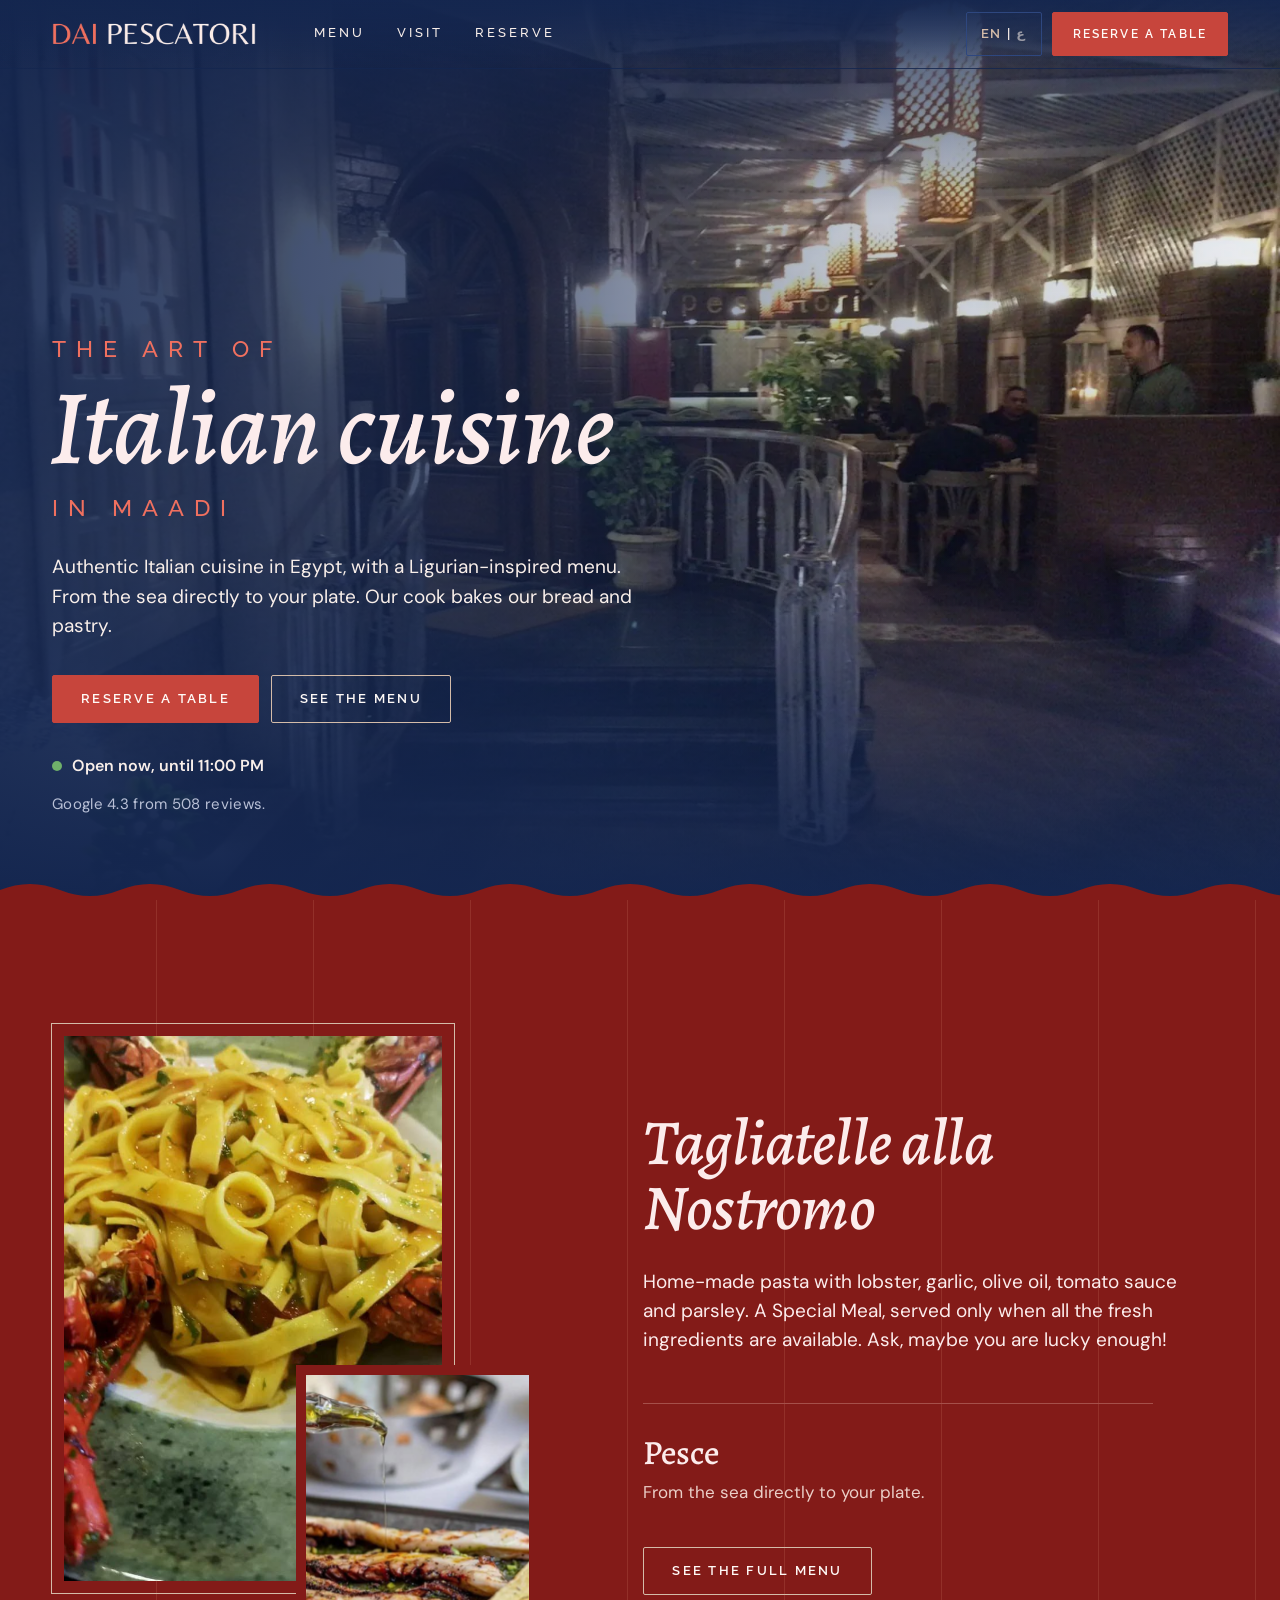
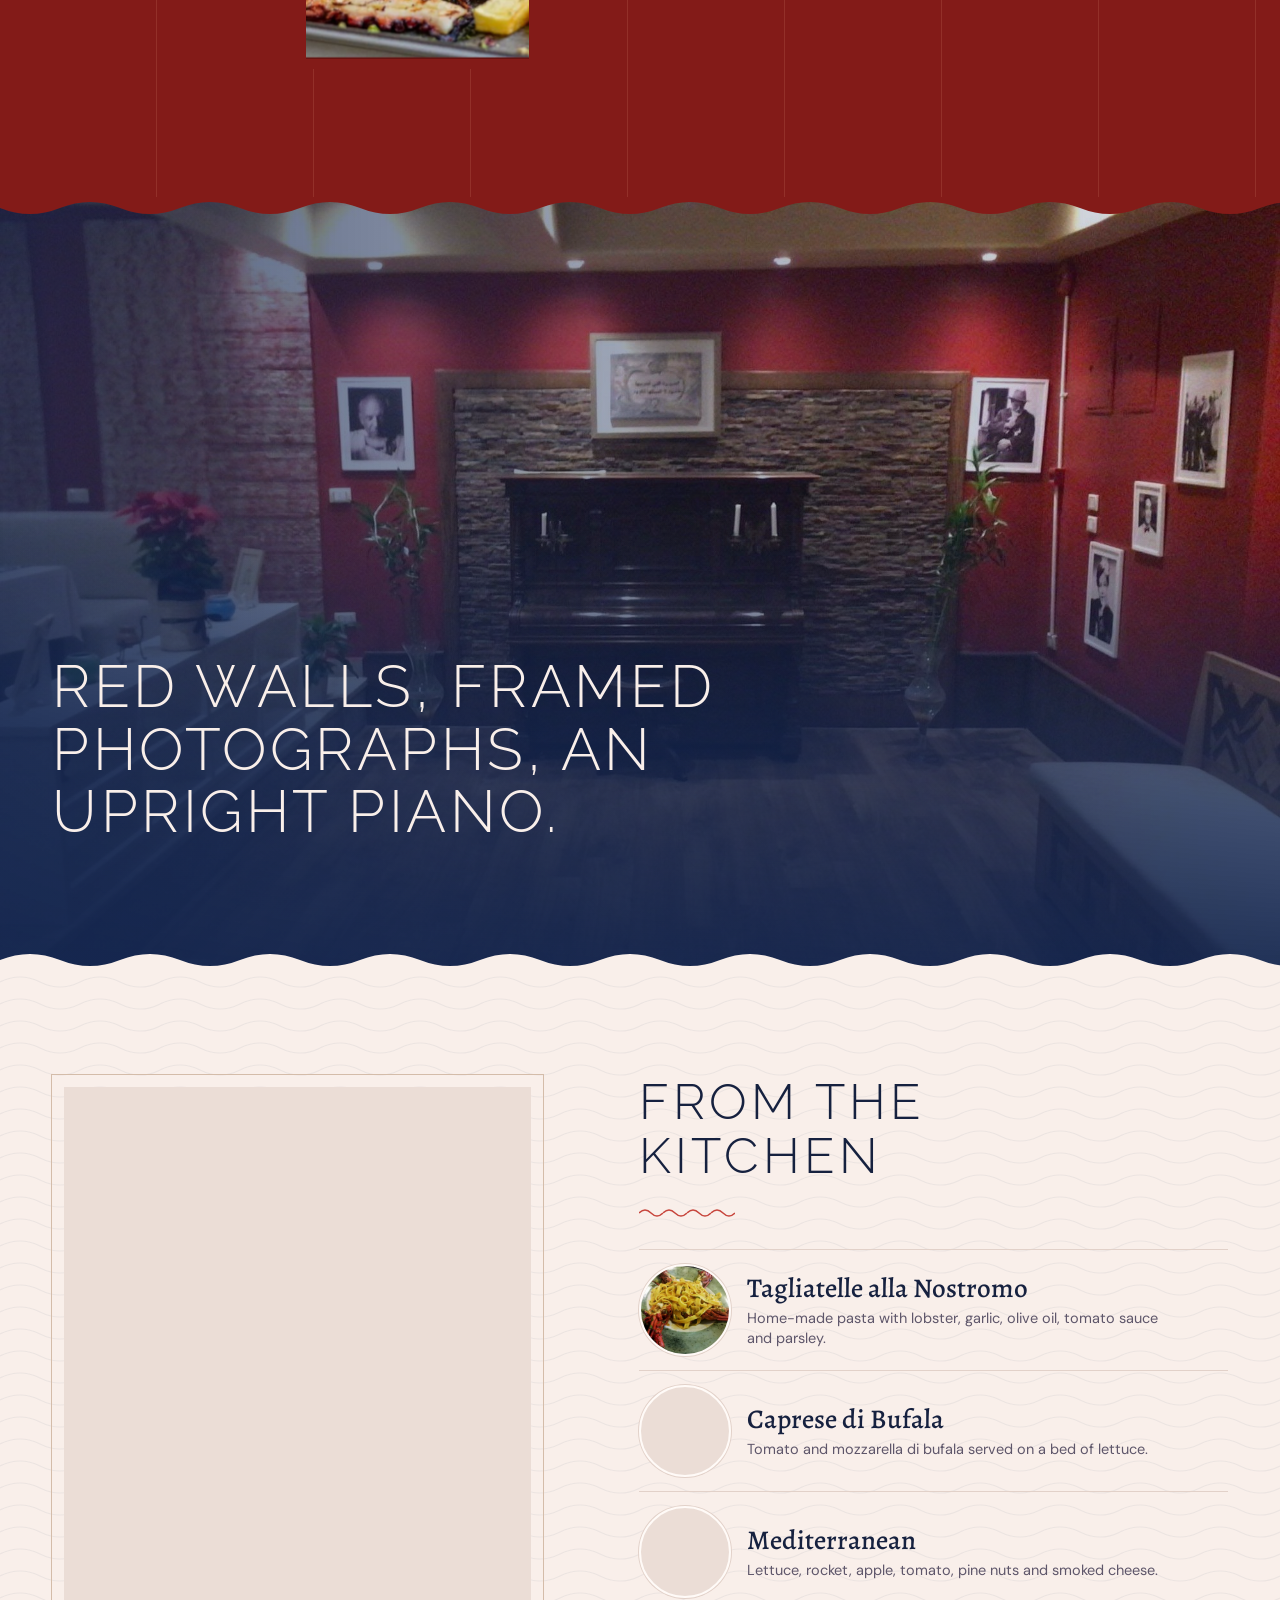
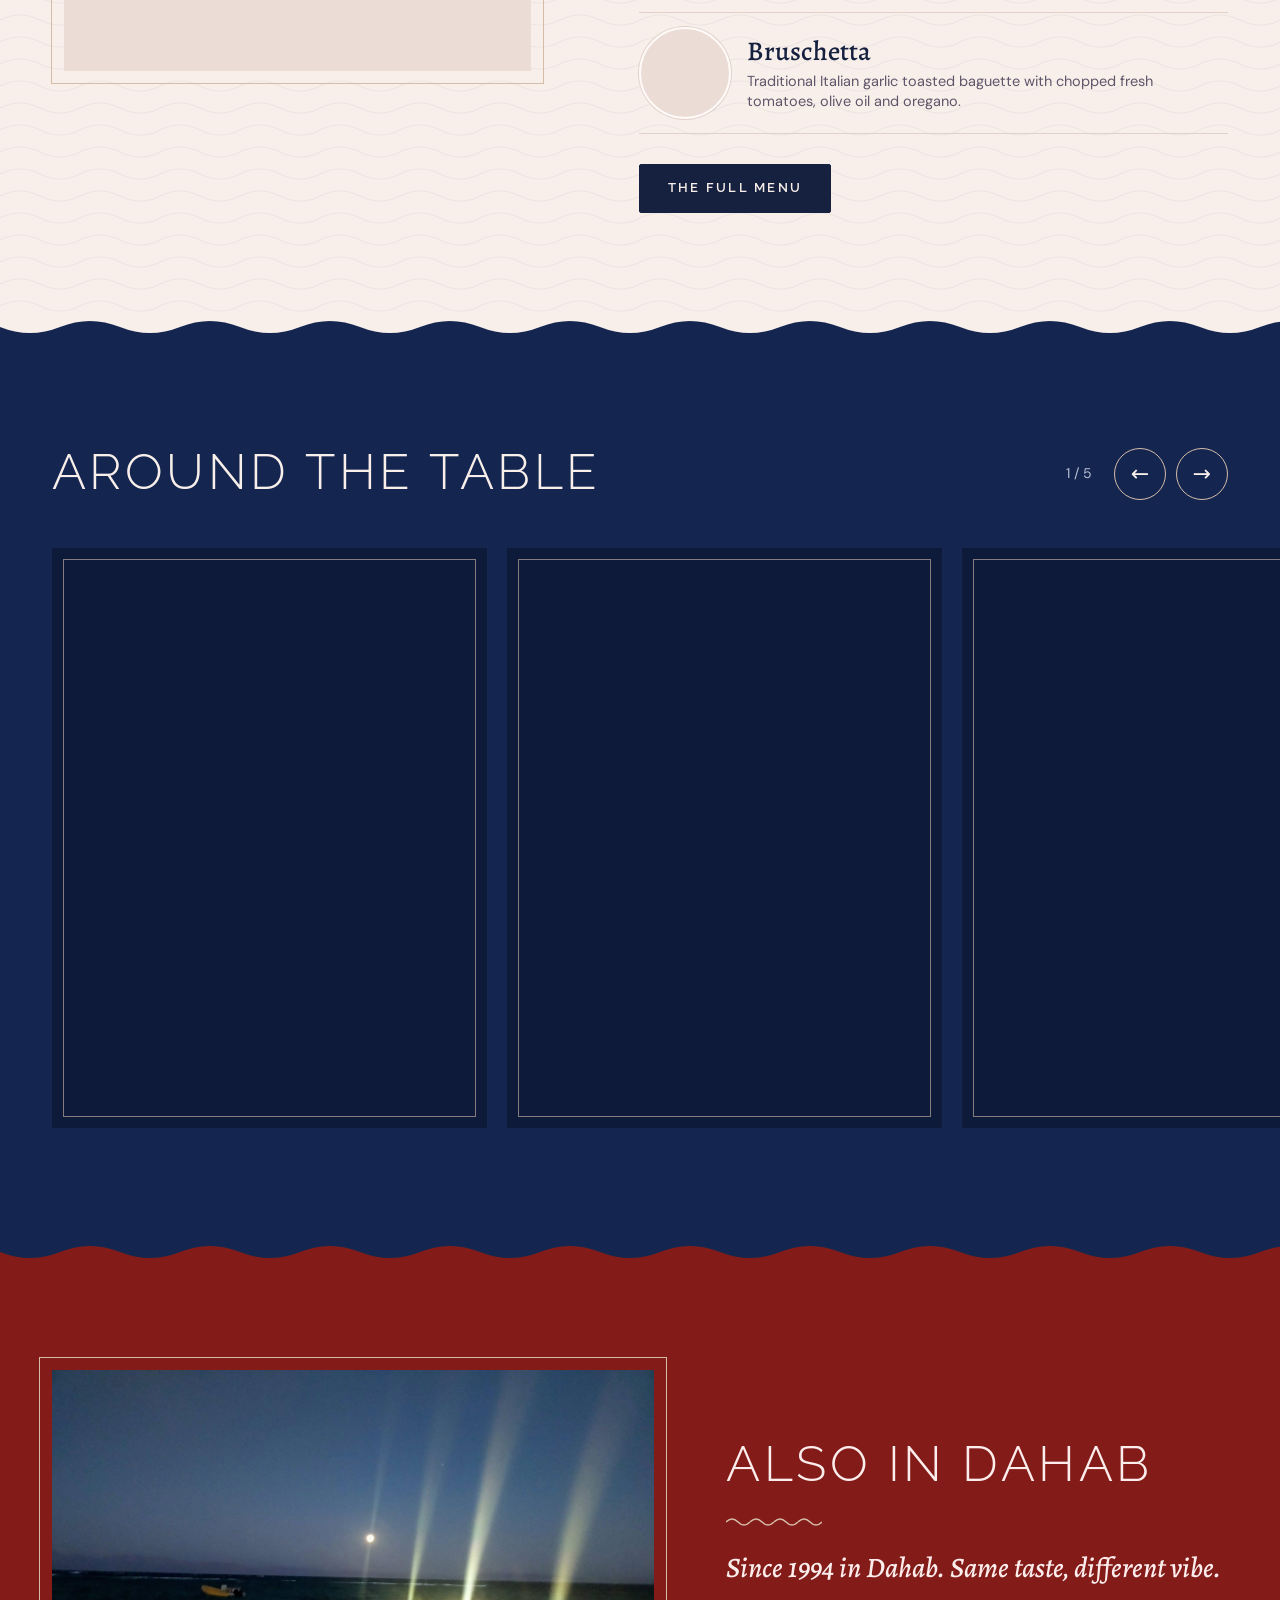
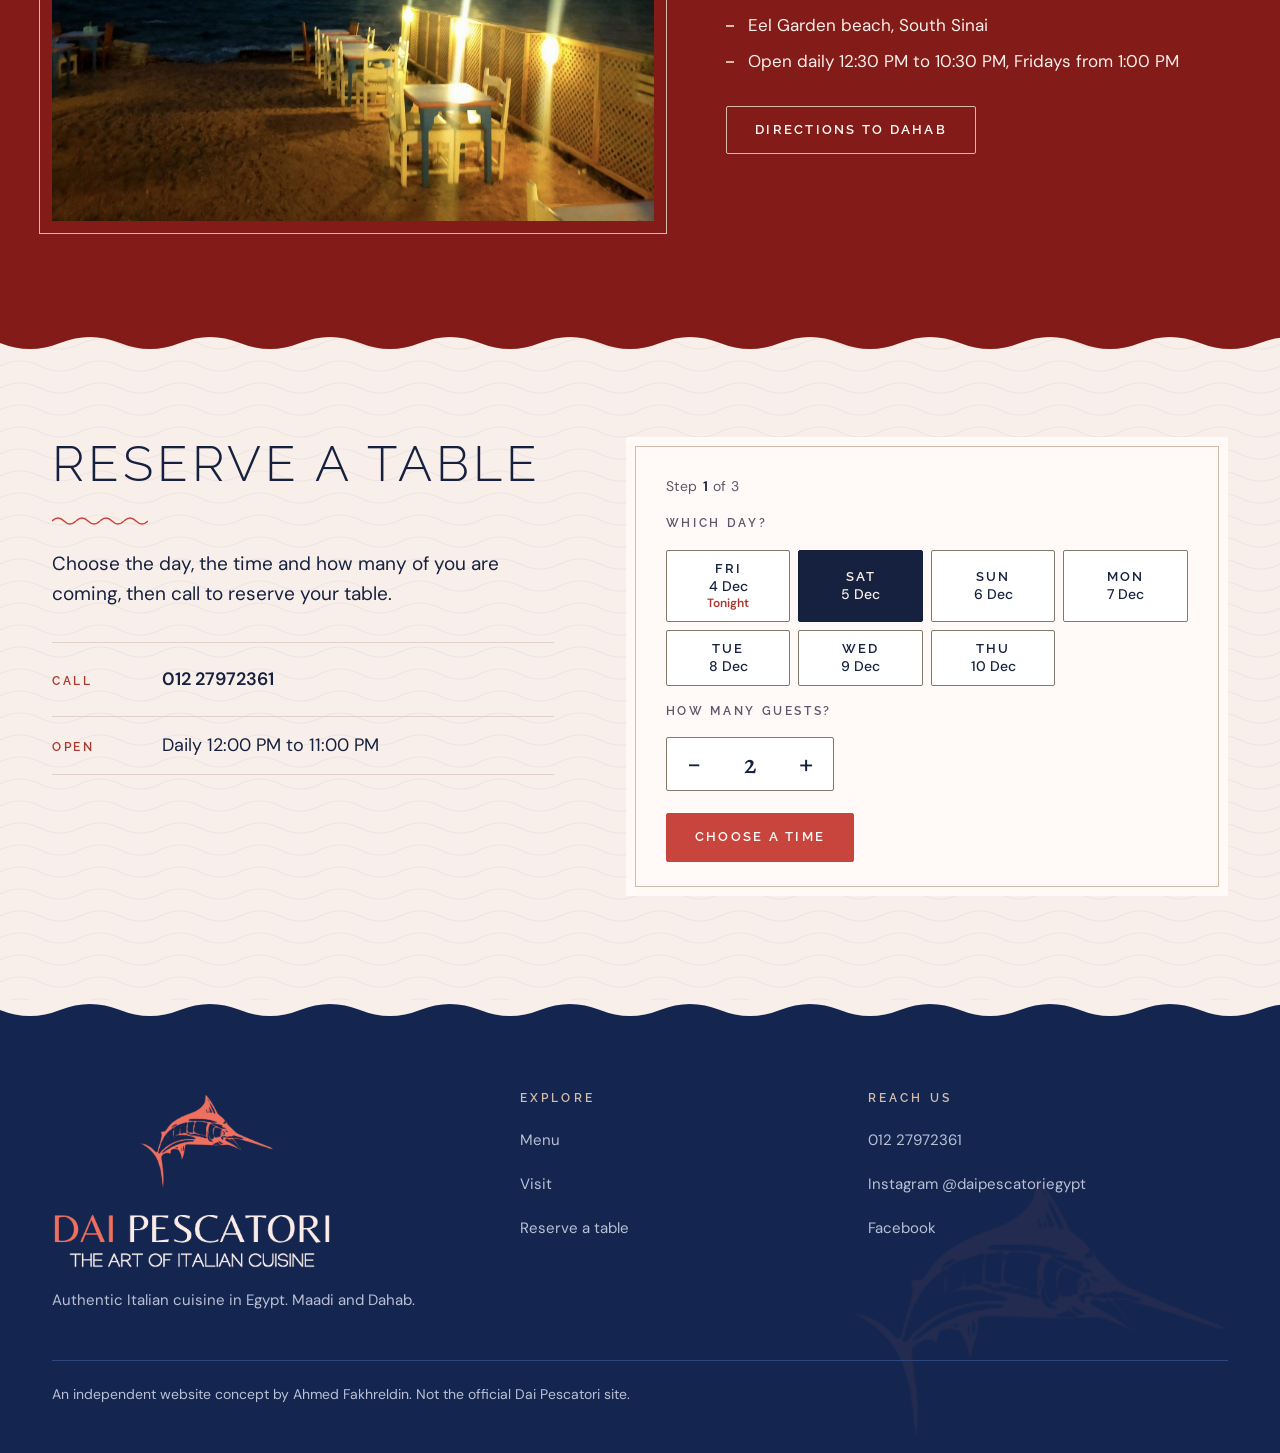
<file: index.html>
<!doctype html>
<html lang="en"><head><meta charset="utf-8"><meta name="viewport" content="width=device-width,initial-scale=1">
<title>Dai Pescatori | Authentic Italian cuisine in Maadi, Cairo</title>
<meta name="description" content="Dai Pescatori in Maadi, Cairo: authentic Italian cuisine with a Ligurian-inspired menu, home-made pasta and seafood from the sea directly to your plate. Menu, hours, directions and table request."><meta name="theme-color" content="#14264F"><meta name="robots" content="noindex">
<meta property="og:type" content="website"><meta property="og:site_name" content="Dai Pescatori"><meta property="og:title" content="Dai Pescatori | Authentic Italian cuisine in Maadi, Cairo"><meta property="og:description" content="Dai Pescatori in Maadi, Cairo: authentic Italian cuisine with a Ligurian-inspired menu, home-made pasta and seafood from the sea directly to your plate. Menu, hours, directions and table request."><meta property="og:image" content="https://ahmedfakhr1.github.io/daipescatori-preview/img/dai/og.jpg"><meta property="og:image:width" content="1200"><meta property="og:image:height" content="630"><meta property="og:url" content="https://ahmedfakhr1.github.io/daipescatori-preview/">
<meta name="twitter:card" content="summary_large_image"><meta name="twitter:title" content="Dai Pescatori | Authentic Italian cuisine in Maadi, Cairo"><meta name="twitter:description" content="Dai Pescatori in Maadi, Cairo: authentic Italian cuisine with a Ligurian-inspired menu, home-made pasta and seafood from the sea directly to your plate. Menu, hours, directions and table request."><meta name="twitter:image" content="https://ahmedfakhr1.github.io/daipescatori-preview/img/dai/og.jpg">
<link rel="icon" type="image/png" href="img/dai/icon.png"><link rel="apple-touch-icon" href="img/dai/icon.png">
<link rel="preload" as="image" type="image/webp" href="img/dai/full/room-hall-night.webp" fetchpriority="high"><script>(function(d){var s=d.documentElement;s.classList.add("js");try{if(localStorage.getItem("nx-lang")==="ar"){s.lang="ar";s.dir="rtl"}if(true&&!sessionStorage.getItem("nx-arr")&&!/nocurtain/.test(location.search)&&!matchMedia("(prefers-reduced-motion: reduce)").matches){s.classList.add("arrive");sessionStorage.setItem("nx-arr","1")}}catch(x){}})(document)</script>
<link rel="preload" as="font" type="font/woff2" href="fonts/8a73a67db6b1.woff2" crossorigin><link rel="preload" as="font" type="font/woff2" href="fonts/25463e0ba083.woff2" crossorigin><link rel="preload" as="font" type="font/woff2" href="fonts/40fe3cf77260.woff2" crossorigin><link rel="preload" as="font" type="font/woff2" href="fonts/faccb37f7131.woff2" crossorigin><style>html.fl body{opacity:0}body{transition:opacity .25s ease}</style><script>(function(d){var h=d.documentElement;h.classList.add("fl");var done=function(){h.classList.remove("fl")};setTimeout(done,1200);try{var p=["400 1em \"Raleway\"", "400 1em \"DM Sans\"", "400 1em \"Alegreya\""].map(function(f){return d.fonts.load(f)});if(h.lang==="ar")[["600 1em \"Cairo\"", "ع"], ["400 1em \"IBM Plex Sans Arabic\"", "ع"]].forEach(function(a){p.push(d.fonts.load(a[0],a[1]))});Promise.all(p).then(done,done)}catch(e){done()}})(document)</script><link rel="stylesheet" href="fonts.css"><link rel="stylesheet" href="site.css"></head><body data-open="720" data-close="1380" data-open-text="Open now, until 11:00 PM" data-closed-text="Closed now, opens at 12:00 PM" data-open-text-ar="مفتوح الآن حتى 11:00 مساءً" data-closed-text-ar="مغلق الآن، نفتح الساعة 12:00 ظهراً" data-wa="">
<a class="skip" href="#main" data-ar="انتقل إلى المحتوى">Skip to content</a>
<div class="curtain" aria-hidden="true"><img src="img/dai/logo-cream.png" alt="" width="400" height="255"><i></i></div><header class="hdr hdr--over"><div class="wrap">
 <a class="brand" href="index.html" aria-label="Dai Pescatori, home"><img src="img/dai/mark-cream.png" alt="Dai Pescatori" width="204" height="24"></a>
 <nav class="nav" aria-label="Main"><a href="menu.html" data-ar="القائمة">Menu</a><a href="visit.html" data-ar="زيارتنا">Visit</a><a href="index.html#reserve" data-ar="احجز">Reserve</a></nav>
 <div class="hr"><button class="lang js-lang" type="button" aria-label="العربية"><span class="l-en">EN</span> | <span class="l-ar">ع</span></button><a class="btn sm" href="index.html#reserve" data-ar="احجز طاولة">Reserve a table</a></div>
 <button class="burger" type="button" aria-expanded="false" aria-controls="mnav" aria-label="Open menu"><i></i><i></i><i></i></button>
</div></header>
<nav class="mnav" id="mnav" aria-label="Menu"><a href="menu.html" data-ar="القائمة">Menu</a><a href="visit.html" data-ar="زيارتنا">Visit</a><a href="index.html#reserve" data-ar="احجز طاولة">Reserve a table</a><a href="https://www.instagram.com/daipescatoriegypt/" target="_blank" rel="noopener" data-ar="إنستجرام">Instagram</a>
 <button class="lang js-lang mlang" type="button" aria-label="العربية"><span class="l-en">EN</span> | <span class="l-ar">ع</span></button></nav>
<main id="main">
<section class="hero2">
 <div class="hbg"><picture><source type="image/webp" srcset="img/dai/full/room-hall-night.webp"><img src="img/dai/full/room-hall-night.jpg" alt="The entrance hall at Dai Pescatori in the evening: a carved arched wooden door, lanterns under a slatted wooden ceiling and the lit dining room beyond" width="2000" height="1500" fetchpriority="high" style="object-position:40% 42%"></picture></div>
 <div class="wrap hwrap">
  <h1><span class="ln" data-ar="فن">The art of</span> <span class="ln" data-ar="المطبخ الإيطالي">Italian cuisine</span> <span class="ln" data-ar="في المعادي">in Maadi</span></h1>
  <p class="sub" data-ar="مطبخ إيطالي أصيل في مصر، بقائمة مستوحاة من ليجوريا. من البحر مباشرة إلى طبقك، والخبز والمعجنات يخبزها طاهينا.">Authentic Italian cuisine in Egypt, with a Ligurian-inspired menu. From the sea directly to your plate. Our cook bakes our bread and pastry.</p>
  <div class="cta"><a class="btn" href="#reserve" data-ar="احجز طاولة">Reserve a table</a><a class="btn ghost" href="menu.html" data-ar="شاهد القائمة">See the menu</a></div>
  <p class="status js-status" data-ar="مفتوح يومياً من 12:00 ظهراً حتى 11:00 مساءً">Open daily 12:00 PM to 11:00 PM</p>
  <p class="proof" data-ar="تقييم 4.3 على جوجل من 508 مراجعة.">Google 4.3 from 508 reviews.</p>
 </div>
</section>

<section class="sigf"><div class="wrap">
 <div class="sf-fig">
  <figure class="sf-main px ob rv"><img data-px="36" src="img/dai/full/tagliatelle-lobster.jpg" alt="Tagliatelle with a split lobster around the plate, with parsley and a light tomato sauce" width="1440" height="1080" loading="lazy" decoding="async" style="object-position:50% 50%"></figure>
  <figure class="sf-sub px rv" style="--d:.18s"><img data-px="-28" src="img/dai/full/octopus-oil.jpg" alt="Oil drizzled over grilled octopus served with polenta, clams behind" width="1080" height="720" loading="lazy" decoding="async" style="object-position:32% 50%"></figure>
 </div>
 <div class="sf-copy">
  <h2 class="rv" data-ar="تالياتيلي ألا نوسترومو">Tagliatelle alla Nostromo</h2>
  <p class="lead rv" style="--d:.1s" data-ar="باستا من صنعنا مع اللوبستر والثوم وزيت الزيتون وصلصة الطماطم والبقدونس. من الأطباق الخاصة: تُقدَّم فقط عند توفر كل المكونات الطازجة، فاسأل، ربما تكون محظوظاً!">Home-made pasta with lobster, garlic, olive oil, tomato sauce and parsley. A Special Meal, served only when all the fresh ingredients are available. Ask, maybe you are lucky enough!</p>
  <div class="sf2 rv" style="--d:.2s"><h3 data-ar="الأسماك والمأكولات البحرية">Pesce</h3><p data-ar="من البحر مباشرة إلى طبقك.">From the sea directly to your plate.</p></div>
  <div class="cta rv" style="--d:.3s"><a class="btn ghost" href="menu.html" data-ar="شاهد القائمة كاملة">See the full menu</a></div>
 </div>
</div></section>

<section class="pband">
 <div class="pimg"><img data-px="28" src="img/dai/full/room-piano-stone.jpg" alt="The red dining room with an upright piano against a stone wall, framed photographs and an oak floor" width="2000" height="1500" loading="lazy" decoding="async" style="object-position:50% 58%"></div>
 <div class="wrap"><p class="bigline rv" data-ar="جدران حمراء، وصور مؤطّرة، وبيانو عمودي.">Red walls, framed photographs, an upright piano.</p></div>
 
</section>

<section class="sec kitchen"><div class="wrap">
 <figure class="kfig px ob"><img data-px="30" src="img/dai/full/hands-gnocchi.jpg" alt="Hands cutting fresh gnocchi on a floured granite counter" width="1440" height="1440" loading="lazy" decoding="async" style="object-position:50% 62%"></figure>
 <div>
  <h2 class="rv" data-ar="من المطبخ">From the kitchen</h2><span class="rule"></span>
  <ul class="rows"><li><span class="th"><img src="img/dai/dishes/nostromo.jpg" alt="" width="600" height="400" loading="lazy" decoding="async"></span><span class="it"><i data-ar="تالياتيلي ألا نوسترومو">Tagliatelle alla Nostromo</i><small data-ar="باستا من صنعنا مع اللوبستر والثوم وزيت الزيتون وصلصة الطماطم والبقدونس.">Home-made pasta with lobster, garlic, olive oil, tomato sauce and parsley.</small></span></li><li><span class="th"><img src="img/dai/dishes/caprese.jpg" alt="" width="600" height="400" loading="lazy" decoding="async"></span><span class="it"><i data-ar="كابريزي دي بوفالا">Caprese di Bufala</i><small data-ar="طماطم وموتزاريلا دي بوفالا على فراش من الخس.">Tomato and mozzarella di bufala served on a bed of lettuce.</small></span></li><li><span class="th"><img src="img/dai/dishes/mediterranean.jpg" alt="" width="600" height="400" loading="lazy" decoding="async"></span><span class="it"><i data-ar="ميديتيرانيان">Mediterranean</i><small data-ar="خس وجرجير وتفاح وطماطم وصنوبر وجبنة مدخنة.">Lettuce, rocket, apple, tomato, pine nuts and smoked cheese.</small></span></li><li><span class="th"><img src="img/dai/dishes/bruschetta.jpg" alt="" width="600" height="400" loading="lazy" decoding="async"></span><span class="it"><i data-ar="بروسكيتا">Bruschetta</i><small data-ar="باجيت إيطالي تقليدي محمّص بالثوم مع الطماطم الطازجة المقطّعة وزيت الزيتون والأوريجانو.">Traditional Italian garlic toasted baguette with chopped fresh tomatoes, olive oil and oregano.</small></span></li></ul>
  <div class="more rv"><a class="btn dk" href="menu.html" data-ar="القائمة كاملة">The full menu</a></div>
 </div>
</div></section>

<section class="evening">
 <div class="wrap ehead"><h2 class="rv" data-ar="حول الطاولة">Around the table</h2>
  <div class="gnav"><span class="gcount js-count" aria-hidden="true">1 / 5</span><button type="button" class="js-prev" aria-label="Previous photos">&#8592;</button><button type="button" class="js-next" aria-label="Next photos">&#8594;</button></div></div>
 <div class="track js-track" tabindex="0" role="region" aria-label="Photos of Dai Pescatori, scroll sideways"><figure><img src="img/dai/full/room-red-column.jpg" alt="A red column with a framed floral print, and white-clothed tables with bentwood chairs beyond" width="1500" height="2000" loading="lazy" decoding="async" style="object-position:50% 50%"></figure><figure><img src="img/dai/full/sign-day.jpg" alt="The carved wooden sign reading dai Pescatori, Since 1994 Dahab, hanging from a post above the garden path" width="2000" height="1500" loading="lazy" decoding="async" style="object-position:46% 40%"></figure><figure><img src="img/dai/full/sole-in-hand.jpg" alt="A hand holding a fresh sole over a crate of the catch" width="1200" height="1600" loading="lazy" decoding="async" style="object-position:50% 50%"></figure><figure><img src="img/dai/full/tuna-steak.jpg" alt="Grilled tuna steak with pistachio, grilled tomatoes, zucchini and aubergine" width="1440" height="1800" loading="lazy" decoding="async" style="object-position:50% 50%"></figure><figure><img src="img/dai/full/burrata.jpg" alt="A burrata on rocket and cherry tomatoes, with a basket of bread behind" width="1282" height="1440" loading="lazy" decoding="async" style="object-position:50% 50%"></figure></div>
 
</section>

<section class="also" id="also"><div class="wrap">
 <div class="al-fig"><figure class="al-main rv"><img src="img/dai/full/dahab-beach-night.jpg" alt="Tables on the sand at Dai Pescatori in Dahab at night, a lit railing and the moon over the sea" width="2000" height="1500" loading="lazy" decoding="async" style="object-position:50% 50%"></figure></div>
 <div class="al-copy">
  <h2 class="rv" data-ar="وكمان في دهب">Also in Dahab</h2><span class="rule"></span>
  <p class="lead rv" style="--d:.1s" data-ar="منذ 1994 في دهب. نفس الطعم، وأجواء مختلفة.">Since 1994 in Dahab. Same taste, different vibe.</p>
  <ul class="al-list rv" style="--d:.18s"><li data-ar="شاطئ إيل جاردن، جنوب سيناء">Eel Garden beach, South Sinai</li><li data-ar="مفتوح يومياً من 12:30 ظهراً حتى 10:30 مساءً، والجمعة من 1:00 ظهراً">Open daily 12:30 PM to 10:30 PM, Fridays from 1:00 PM</li></ul>
  <div class="cta rv" style="--d:.3s"><a class="btn ghost" href="https://www.google.com/maps/place/Dai+Pescatori/@28.5060254,34.5196904,17z" target="_blank" rel="noopener" data-ar="الاتجاهات إلى دهب">Directions to Dahab</a></div>
 </div>
</div></section>

<section class="sec reserve" id="reserve"><svg class="marble" viewBox="0 0 1600 900" preserveAspectRatio="xMidYMid slice" aria-hidden="true" focusable="false"><path d="M571.6,-20.0 Q637.3,67.9 658.5,111.7 Q679.7,155.5 692.1,209.7 Q704.5,263.9 711.0,312.4 Q717.5,360.9 733.2,411.7 Q749.0,462.5 781.8,505.1 Q814.7,547.7 863.4,571.1 Q912.1,594.6 950.3,629.1 Q988.6,663.6 1016.8,700.8 Q1045.0,738.0 1060.9,792.2 Q1076.7,846.4 1091.6,886.3" fill="none" stroke="#CBC5BA" stroke-width="13.8" stroke-opacity=".16" stroke-linecap="round"/><path d="M571.6,-20.0 Q637.3,67.9 658.5,111.7 Q679.7,155.5 692.1,209.7 Q704.5,263.9 711.0,312.4 Q717.5,360.9 733.2,411.7 Q749.0,462.5 781.8,505.1 Q814.7,547.7 863.4,571.1 Q912.1,594.6 950.3,629.1 Q988.6,663.6 1016.8,700.8 Q1045.0,738.0 1060.9,792.2 Q1076.7,846.4 1091.6,886.3" fill="none" stroke="#9D968A" stroke-width="1.28" stroke-opacity="0.41" stroke-linecap="round"/><path d="M189.6,-20.0 Q129.1,46.2 92.5,82.6 Q55.9,119.1 19.7,146.9 Q-16.5,174.7 -42.7,221.7 Q-68.9,268.6 -95.9,313.7 Q-122.9,358.8 -162.0,392.2 Q-201.2,425.6 -220.9,461.6 Q-240.6,497.5 -283.6,537.1 Q-326.6,576.7 -352.2,614.6 Q-377.9,652.5 -417.0,692.1 Q-456.2,731.7 -494.1,769.3" fill="none" stroke="#CBC5BA" stroke-width="23.4" stroke-opacity=".16" stroke-linecap="round"/><path d="M189.6,-20.0 Q129.1,46.2 92.5,82.6 Q55.9,119.1 19.7,146.9 Q-16.5,174.7 -42.7,221.7 Q-68.9,268.6 -95.9,313.7 Q-122.9,358.8 -162.0,392.2 Q-201.2,425.6 -220.9,461.6 Q-240.6,497.5 -283.6,537.1 Q-326.6,576.7 -352.2,614.6 Q-377.9,652.5 -417.0,692.1 Q-456.2,731.7 -494.1,769.3" fill="none" stroke="#9D968A" stroke-width="0.87" stroke-opacity="0.38" stroke-linecap="round"/><path d="M1248.2,-20.0 Q1234.9,97.7 1236.7,151.4 Q1238.5,205.1 1251.5,250.6 Q1264.5,296.1 1259.0,353.4 Q1253.4,410.7 1235.9,453.0 Q1218.5,495.2 1216.5,538.8 Q1214.5,582.4 1207.3,626.4 Q1200.0,670.5 1190.2,715.9 Q1180.3,761.3 1179.2,803.6 Q1178.1,846.0 1156.8,896.0 Q1135.5,946.0 1113.3,999.9" fill="none" stroke="#CBC5BA" stroke-width="22.4" stroke-opacity=".16" stroke-linecap="round"/><path d="M1248.2,-20.0 Q1234.9,97.7 1236.7,151.4 Q1238.5,205.1 1251.5,250.6 Q1264.5,296.1 1259.0,353.4 Q1253.4,410.7 1235.9,453.0 Q1218.5,495.2 1216.5,538.8 Q1214.5,582.4 1207.3,626.4 Q1200.0,670.5 1190.2,715.9 Q1180.3,761.3 1179.2,803.6 Q1178.1,846.0 1156.8,896.0 Q1135.5,946.0 1113.3,999.9" fill="none" stroke="#9D968A" stroke-width="1.50" stroke-opacity="0.29" stroke-linecap="round"/><path d="M971.9,-20.0 Q913.0,68.0 893.3,120.4 Q873.6,172.8 872.5,224.7 Q871.5,276.6 876.7,334.8 Q882.0,392.9 871.8,435.0 Q861.5,477.0 835.7,527.1 Q809.9,577.1 777.4,614.4 Q744.8,651.7 710.2,695.7 Q675.6,739.6 654.3,787.0 Q633.0,834.5 623.5,882.8 Q614.0,931.1 619.7,989.6" fill="none" stroke="#CBC5BA" stroke-width="21.4" stroke-opacity=".16" stroke-linecap="round"/><path d="M971.9,-20.0 Q913.0,68.0 893.3,120.4 Q873.6,172.8 872.5,224.7 Q871.5,276.6 876.7,334.8 Q882.0,392.9 871.8,435.0 Q861.5,477.0 835.7,527.1 Q809.9,577.1 777.4,614.4 Q744.8,651.7 710.2,695.7 Q675.6,739.6 654.3,787.0 Q633.0,834.5 623.5,882.8 Q614.0,931.1 619.7,989.6" fill="none" stroke="#9D968A" stroke-width="0.66" stroke-opacity="0.46" stroke-linecap="round"/><path d="M1215.6,-20.0 Q1231.0,67.1 1226.2,114.2 Q1221.4,161.3 1230.6,205.2 Q1239.8,249.1 1232.7,291.7 Q1225.6,334.3 1212.4,373.6 Q1199.1,412.8 1176.8,448.4 Q1154.4,484.0 1116.9,520.5 Q1079.5,556.9 1055.8,603.3 Q1032.1,649.6 1002.3,691.8 Q972.6,734.0 941.3,765.2 Q910.1,796.4 869.5,837.0" fill="none" stroke="#CBC5BA" stroke-width="21.8" stroke-opacity=".16" stroke-linecap="round"/><path d="M1215.6,-20.0 Q1231.0,67.1 1226.2,114.2 Q1221.4,161.3 1230.6,205.2 Q1239.8,249.1 1232.7,291.7 Q1225.6,334.3 1212.4,373.6 Q1199.1,412.8 1176.8,448.4 Q1154.4,484.0 1116.9,520.5 Q1079.5,556.9 1055.8,603.3 Q1032.1,649.6 1002.3,691.8 Q972.6,734.0 941.3,765.2 Q910.1,796.4 869.5,837.0" fill="none" stroke="#9D968A" stroke-width="1.08" stroke-opacity="0.44" stroke-linecap="round"/><path d="M43.8,-20.0 Q97.0,88.0 115.6,133.0 Q134.3,177.9 138.4,225.1 Q142.5,272.3 155.5,314.8 Q168.5,357.3 187.6,408.0 Q206.8,458.6 242.7,496.5 Q278.6,534.4 294.2,588.8 Q309.9,643.2 309.6,697.1 Q309.3,750.9 290.4,807.4 Q271.5,864.0 263.2,919.0 Q255.0,974.1 254.2,1032.1" fill="none" stroke="#CBC5BA" stroke-width="16.1" stroke-opacity=".16" stroke-linecap="round"/><path d="M43.8,-20.0 Q97.0,88.0 115.6,133.0 Q134.3,177.9 138.4,225.1 Q142.5,272.3 155.5,314.8 Q168.5,357.3 187.6,408.0 Q206.8,458.6 242.7,496.5 Q278.6,534.4 294.2,588.8 Q309.9,643.2 309.6,697.1 Q309.3,750.9 290.4,807.4 Q271.5,864.0 263.2,919.0 Q255.0,974.1 254.2,1032.1" fill="none" stroke="#9D968A" stroke-width="1.18" stroke-opacity="0.48" stroke-linecap="round"/><path d="M769.0,-20.0 Q782.9,70.1 782.0,115.0 Q781.0,159.9 766.3,208.8 Q751.6,257.6 750.5,303.3 Q749.4,348.9 759.7,393.6 Q770.1,438.4 798.3,491.5 Q826.5,544.7 855.9,585.9 Q885.4,627.1 902.4,675.1 Q919.4,723.1 957.0,761.9 Q994.6,800.7 1009.8,851.4 Q1024.9,902.2 1052.3,938.7" fill="none" stroke="#CBC5BA" stroke-width="14.5" stroke-opacity=".16" stroke-linecap="round"/><path d="M769.0,-20.0 Q782.9,70.1 782.0,115.0 Q781.0,159.9 766.3,208.8 Q751.6,257.6 750.5,303.3 Q749.4,348.9 759.7,393.6 Q770.1,438.4 798.3,491.5 Q826.5,544.7 855.9,585.9 Q885.4,627.1 902.4,675.1 Q919.4,723.1 957.0,761.9 Q994.6,800.7 1009.8,851.4 Q1024.9,902.2 1052.3,938.7" fill="none" stroke="#9D968A" stroke-width="0.79" stroke-opacity="0.37" stroke-linecap="round"/><path d="M9.2,-20.0 Q-41.4,75.6 -82.8,112.6 Q-124.2,149.7 -153.1,191.7 Q-182.1,233.7 -234.5,260.0 Q-286.9,286.3 -347.0,306.7 Q-407.1,327.1 -445.1,347.3 Q-483.0,367.5 -531.2,384.2 Q-579.4,400.8 -614.8,427.1 Q-650.1,453.3 -688.4,477.9 Q-726.6,502.6 -784.5,520.0 Q-842.4,537.4 -889.2,557.4" fill="none" stroke="#CBC5BA" stroke-width="23.3" stroke-opacity=".16" stroke-linecap="round"/><path d="M9.2,-20.0 Q-41.4,75.6 -82.8,112.6 Q-124.2,149.7 -153.1,191.7 Q-182.1,233.7 -234.5,260.0 Q-286.9,286.3 -347.0,306.7 Q-407.1,327.1 -445.1,347.3 Q-483.0,367.5 -531.2,384.2 Q-579.4,400.8 -614.8,427.1 Q-650.1,453.3 -688.4,477.9 Q-726.6,502.6 -784.5,520.0 Q-842.4,537.4 -889.2,557.4" fill="none" stroke="#9D968A" stroke-width="1.61" stroke-opacity="0.48" stroke-linecap="round"/><path d="M838.0,-20.0 Q823.5,66.3 800.1,105.7 Q776.8,145.0 755.9,188.9 Q735.1,232.8 719.5,273.0 Q704.0,313.3 682.0,362.5 Q660.1,411.7 618.2,444.5 Q576.2,477.3 537.5,499.3 Q498.9,521.2 464.7,552.8 Q430.6,584.3 387.3,624.9 Q343.9,665.5 311.8,704.2 Q279.6,742.9 235.6,774.0" fill="none" stroke="#CBC5BA" stroke-width="13.5" stroke-opacity=".16" stroke-linecap="round"/><path d="M838.0,-20.0 Q823.5,66.3 800.1,105.7 Q776.8,145.0 755.9,188.9 Q735.1,232.8 719.5,273.0 Q704.0,313.3 682.0,362.5 Q660.1,411.7 618.2,444.5 Q576.2,477.3 537.5,499.3 Q498.9,521.2 464.7,552.8 Q430.6,584.3 387.3,624.9 Q343.9,665.5 311.8,704.2 Q279.6,742.9 235.6,774.0" fill="none" stroke="#9D968A" stroke-width="1.64" stroke-opacity="0.44" stroke-linecap="round"/></svg><div class="wrap">
 <div class="rcopy">
  <h2 data-ar="احجز طاولة">Reserve a table</h2><span class="rule"></span>
  <p class="lead" data-ar="اختر اليوم والوقت وعدد الضيوف، ثم اتصل لحجز طاولتك.">Choose the day, the time and how many of you are coming, then call to reserve your table.</p>
  <ul class="ways"><li><span data-ar="اتصل">Call</span><a href="tel:+201227972361">012 27972361</a></li><li><span data-ar="المواعيد">Open</span><i data-ar="يومياً من 12:00 ظهراً حتى 11:00 مساءً" style="font-style:normal">Daily 12:00 PM to 11:00 PM</i></li></ul>
 </div>
 <form class="rform rflow js-rflow" id="rform" novalidate data-from="720" data-to="1290" data-mode="call">
  <p class="rstep" aria-live="polite"><span class="js-stepl">Step</span> <b class="js-stepno">1</b> <span class="js-stepof">of</span> 3</p>
  <div class="rpane" data-step="1">
   <p class="rlab" data-ar="أي يوم؟">Which day?</p>
   <div class="chiprow js-days" role="group" aria-label="Day"></div>
   <p class="rlab" data-ar="كم عدد الضيوف؟">How many guests?</p>
   <div class="stepper"><button type="button" class="js-minus" aria-label="Fewer guests">&minus;</button><output class="js-gn" aria-live="polite">2</output><button type="button" class="js-plus" aria-label="More guests">+</button></div>
   <div class="rnav"><button class="btn js-to2" type="button" data-ar="اختر الوقت">Choose a time</button></div>
  </div>
  <div class="rpane" data-step="2" hidden>
   <p class="rlab" data-ar="ما الوقت المناسب؟">What time?</p>
   <div class="chiprow js-times" role="group" aria-label="Time"></div>
   <p class="rerr js-nofree" hidden></p>
   <div class="rnav"><button class="btn ghost back" type="button" data-ar="رجوع">Back</button><button class="btn js-to3" type="button" disabled data-ar="متابعة">Continue</button></div>
  </div>
  <div class="rpane" data-step="3" hidden>
   <p class="rsum js-sum" aria-live="polite"></p>
   <div class="two"><div class="fld"><label for="rf-name" data-ar="الاسم">Name</label><input id="rf-name" name="name" autocomplete="name" required></div><div class="fld"><label for="rf-phone" data-ar="الهاتف">Phone</label><input id="rf-phone" name="phone" type="tel" autocomplete="tel" inputmode="tel" required></div></div>
   <div class="chiprow oc" role="group" aria-label="Occasion"><button type="button" class="ochip" aria-pressed="false" data-v="Birthday" data-ar="عيد ميلاد">Birthday</button><button type="button" class="ochip" aria-pressed="false" data-v="Anniversary" data-ar="ذكرى سنوية">Anniversary</button><button type="button" class="ochip" aria-pressed="false" data-v="Business" data-ar="عمل">Business</button></div>
   <div class="fld"><label for="rf-notes" data-ar="مناسبة أو ملاحظات (اختياري)">Occasion or notes (optional)</label><textarea id="rf-notes" name="notes" rows="2"></textarea></div>
   <p class="rerr" id="rf-err" role="alert" hidden></p>
   <div class="rnav"><button class="btn ghost back" type="button" data-ar="رجوع">Back</button><button class="btn js-send" type="submit">Send request</button></div>
   <p class="fine" data-ar="لا يُرسل أي شيء من هذه الصفحة. اتصل بالمطعم لحجز طاولتك.">Nothing is sent from this page. Call the restaurant to reserve your table.</p>
   <a class="js-mail" href="tel:+201227972361" hidden tabindex="-1" aria-hidden="true">call</a>
  </div>
    <div class="rdone js-done" hidden>
   <p class="rsum js-donesum" aria-live="polite"></p>
   <p class="js-donehint"></p>
   <div class="rnav"><a class="btn" href="tel:+201227972361"><span data-ar="اتصل">Call</span> <bdi>012 27972361</bdi></a><button class="btn ghost js-edit" type="button" data-ar="تعديل الطلب">Change request</button></div>
  </div>

  <noscript><p class="fine">Please call 012 27972361 to book.</p></noscript>
 </form>
</div></section>
</main><footer class="ftr"><div class="wrap">
 <div><img src="img/dai/logo-cream.png" alt="Dai Pescatori, the art of Italian cuisine" width="400" height="255"><p style="margin-top:18px" data-ar="مطبخ إيطالي أصيل في مصر. المعادي ودهب.">Authentic Italian cuisine in Egypt. Maadi and Dahab.</p></div>
 <div><h4 data-ar="تصفّح">Explore</h4><ul><li><a href="menu.html" data-ar="القائمة">Menu</a></li><li><a href="visit.html" data-ar="زيارتنا">Visit</a></li><li><a href="index.html#reserve" data-ar="احجز طاولة">Reserve a table</a></li></ul></div>
 <div><h4 data-ar="تواصل معنا">Reach us</h4><ul><li><a href="tel:+201227972361">012 27972361</a></li><li><a href="https://www.instagram.com/daipescatoriegypt/" target="_blank" rel="noopener">Instagram @daipescatoriegypt</a></li><li><a href="https://www.facebook.com/DaiPescatoriRestaurant/" target="_blank" rel="noopener">Facebook</a></li></ul></div>
 <p class="fine" data-ar="فكرة موقع مستقلة من أحمد فخر الدين، وليست الموقع الرسمي لداي بسكاتوري.">An independent website concept by Ahmed Fakhreldin. Not the official Dai Pescatori site.</p>
</div></footer><nav class="mbar" aria-label="Quick actions"><a class="main" href="index.html#reserve" data-ar="احجز">Reserve</a><a href="menu.html" data-ar="القائمة">Menu</a><a href="tel:+201227972361" data-ar="اتصل">Call</a></nav><div class="toast" role="status" aria-live="polite"></div><script src="app.js"></script></body></html>
</file>
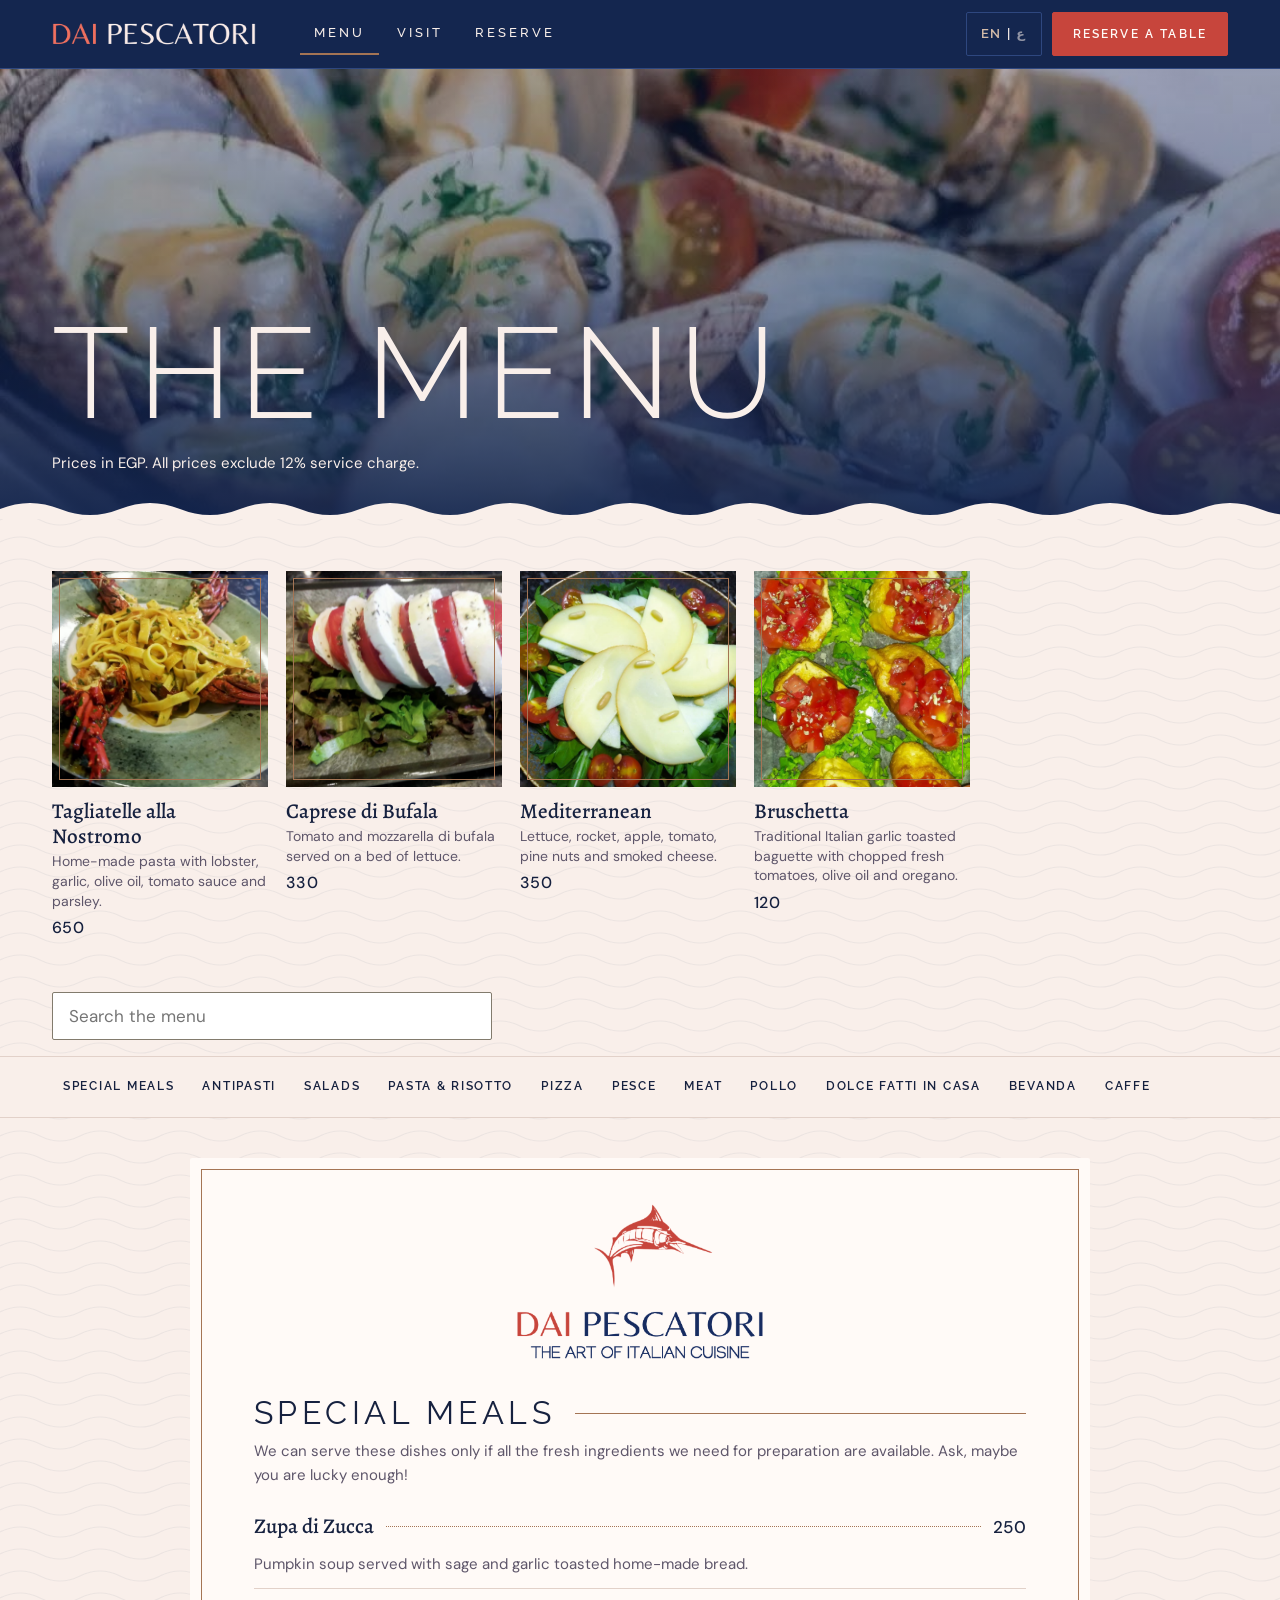
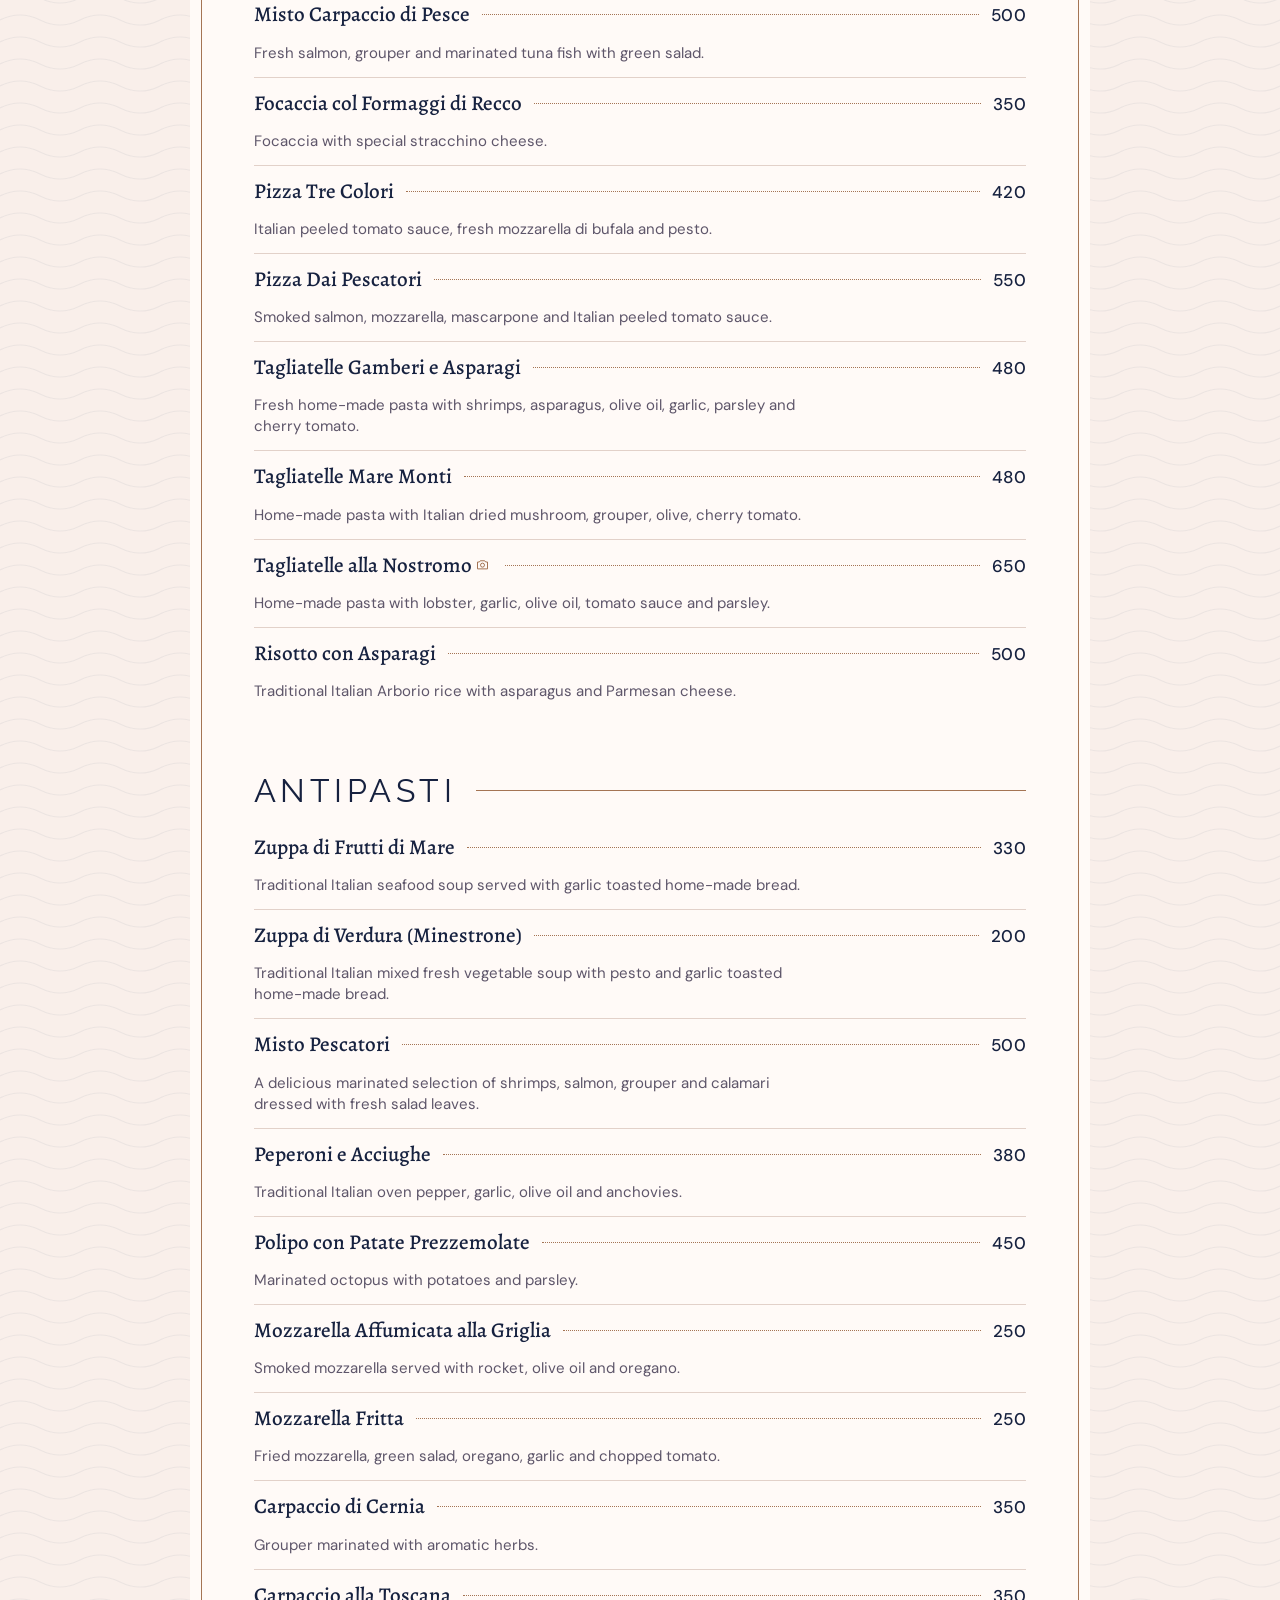
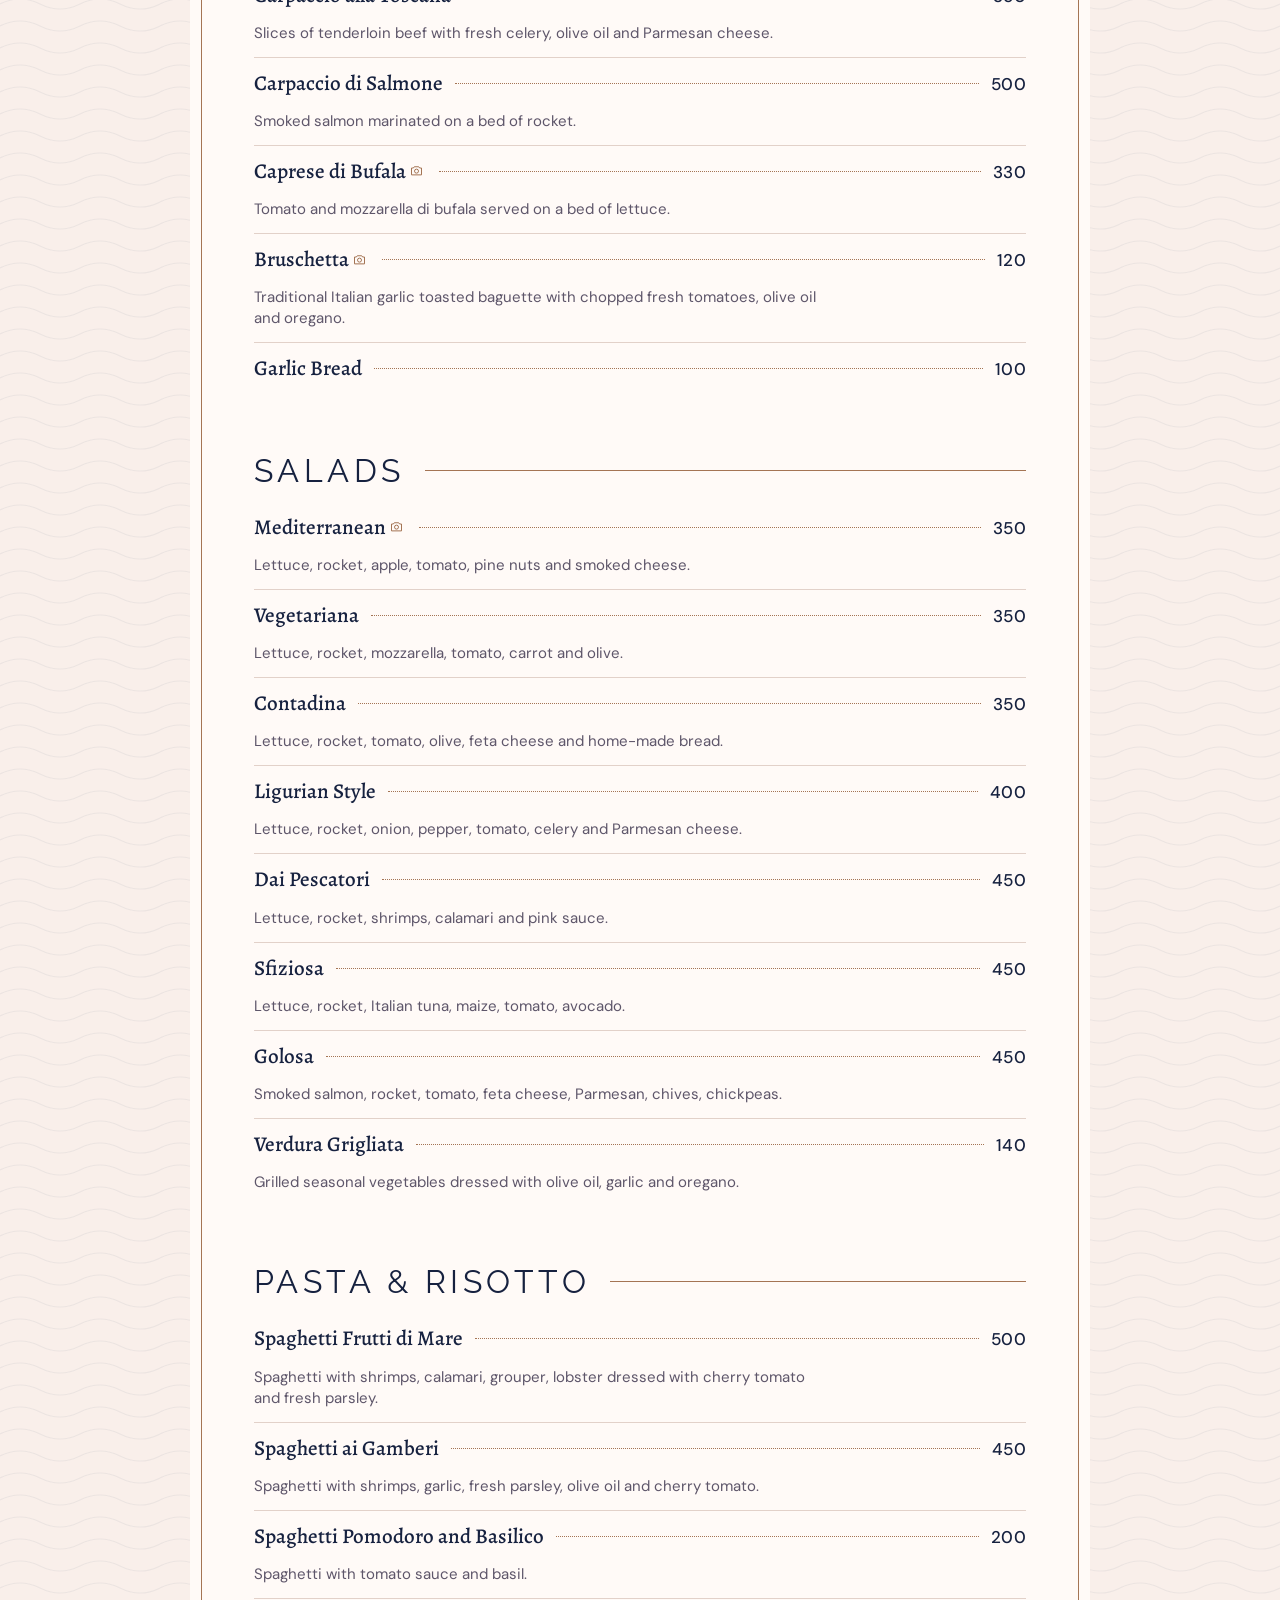
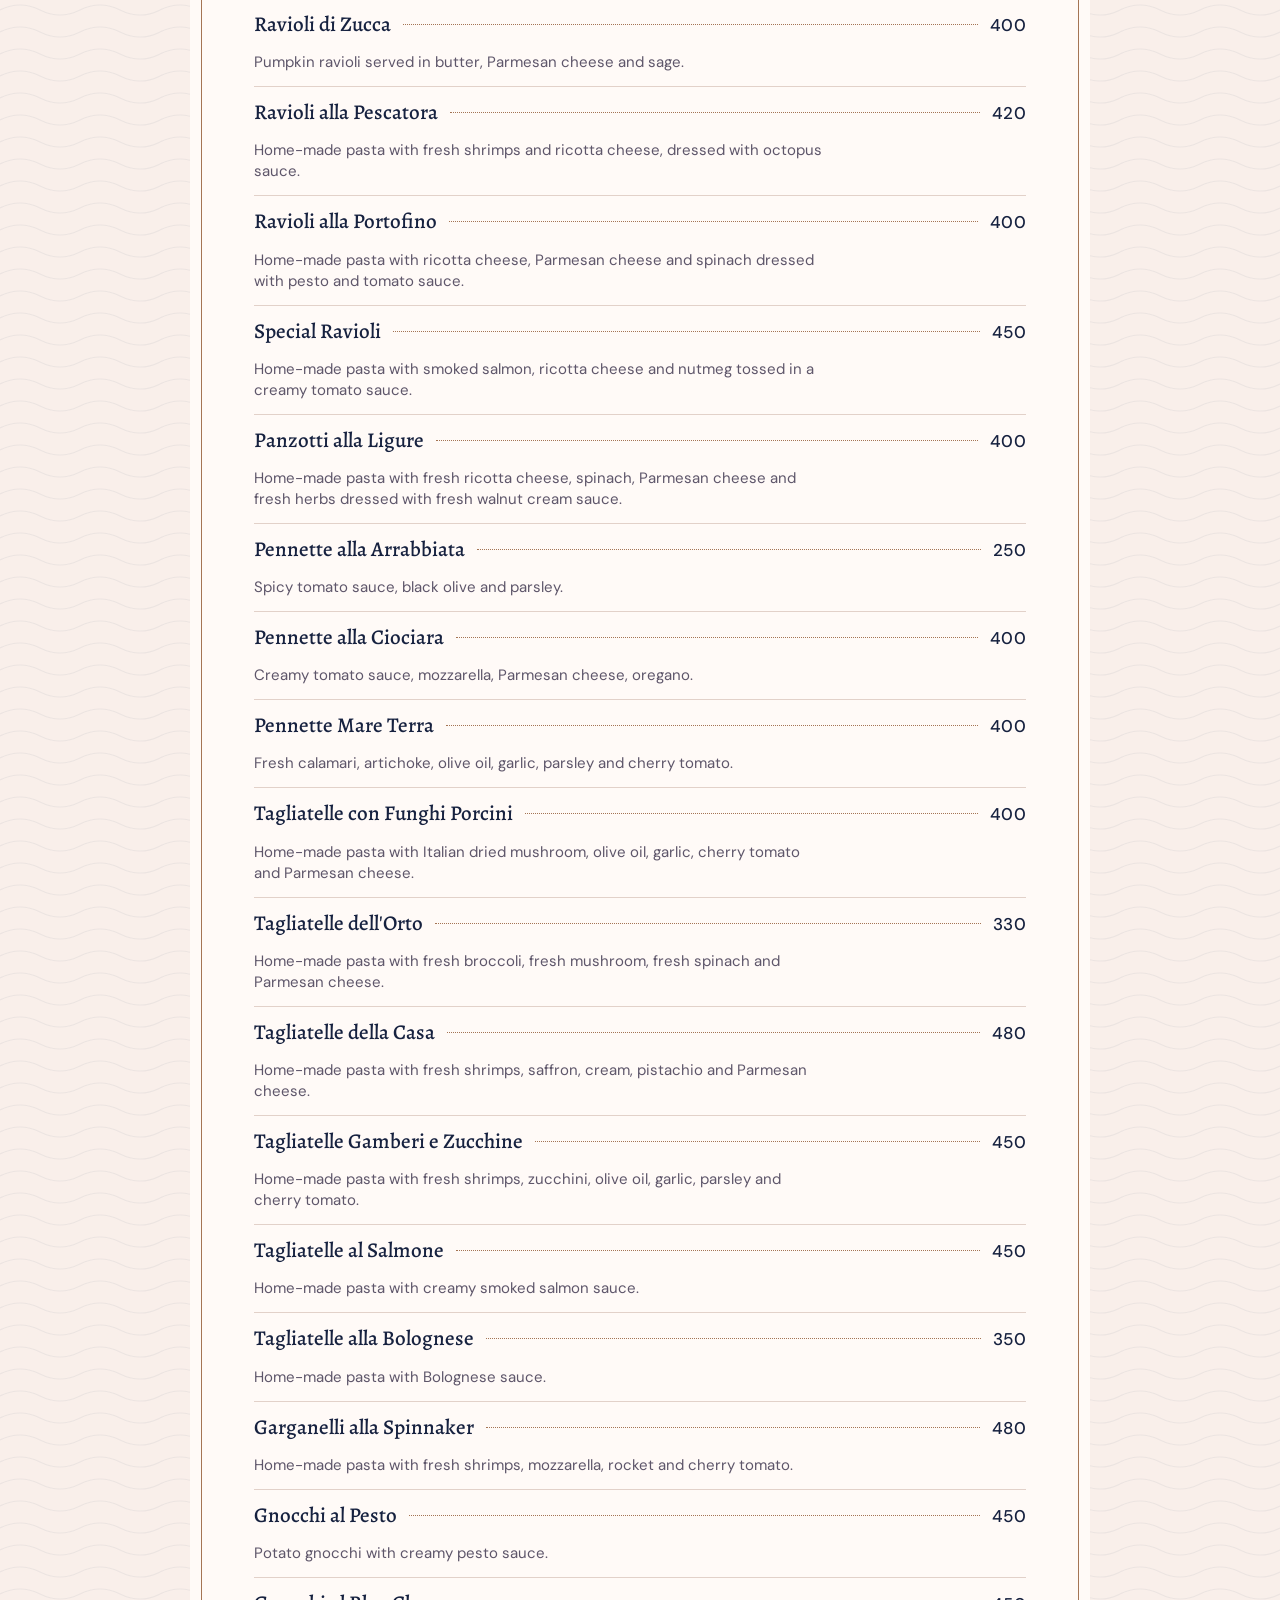
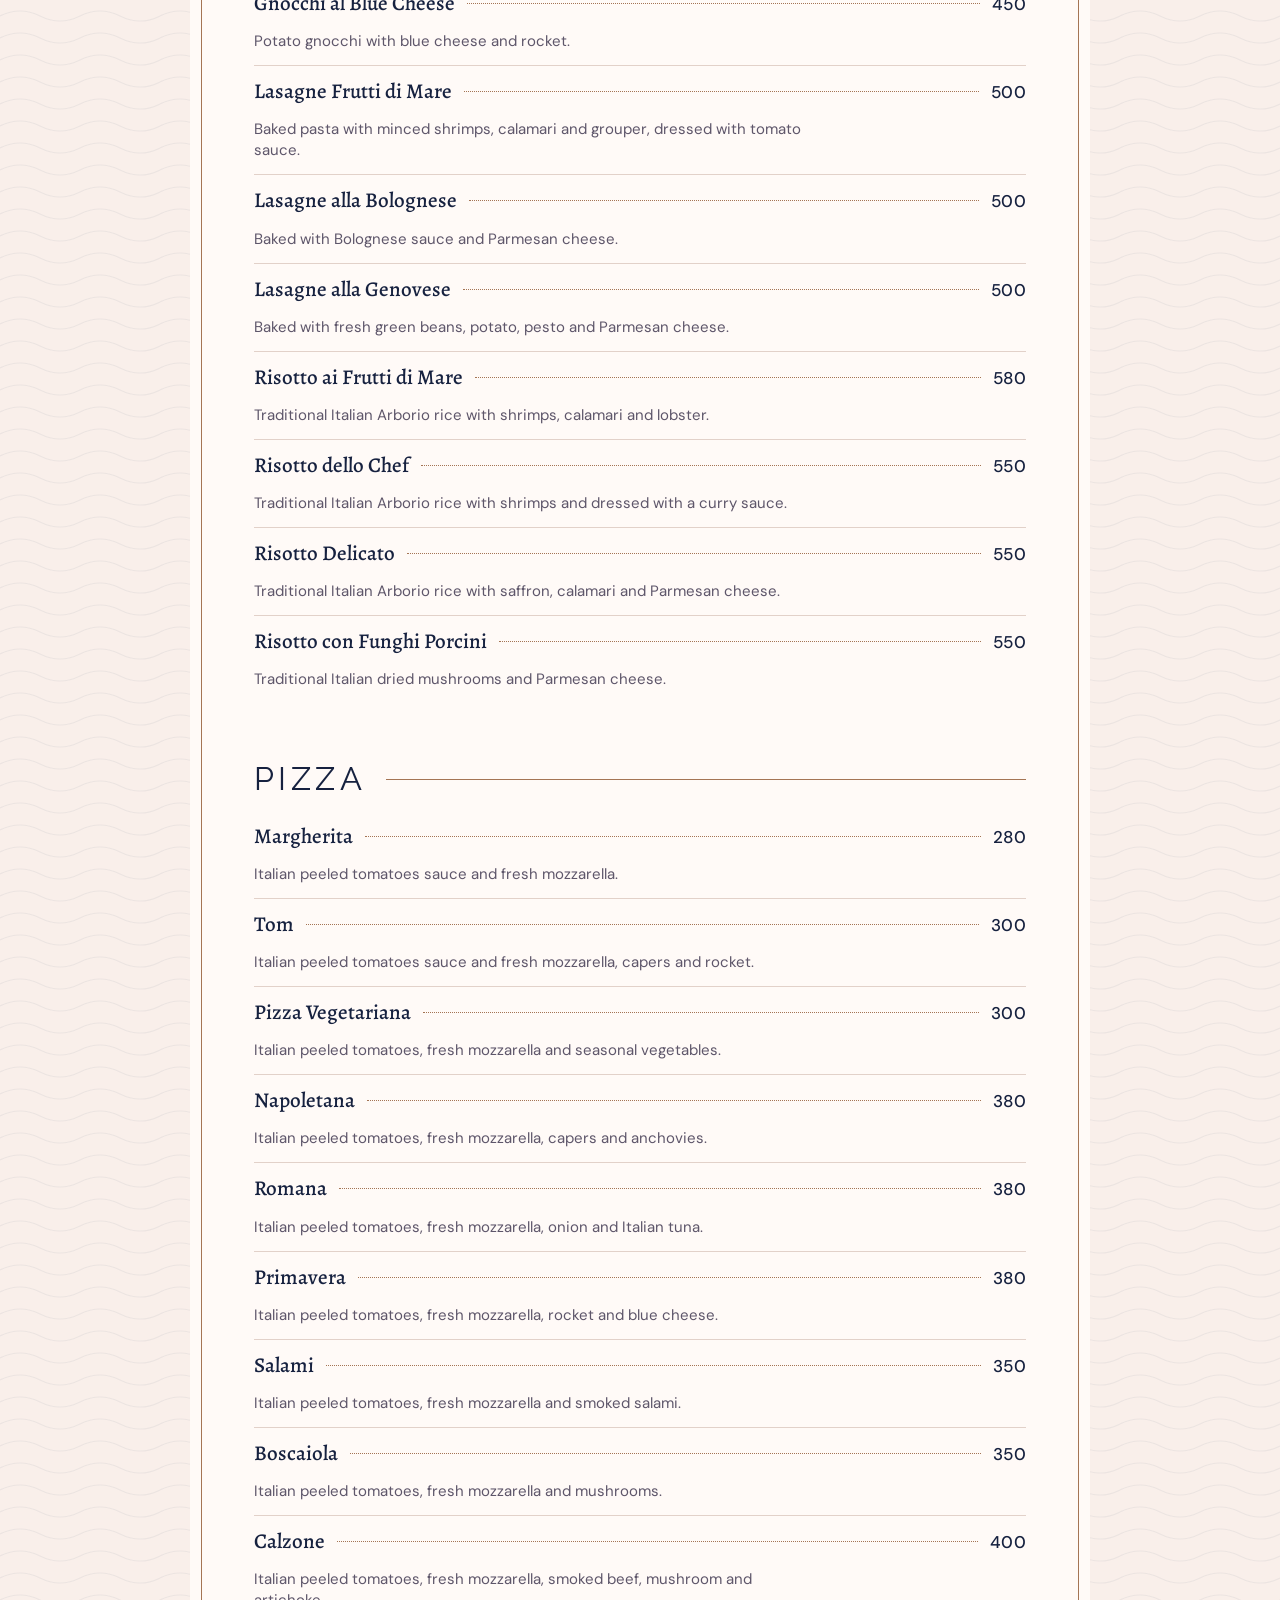
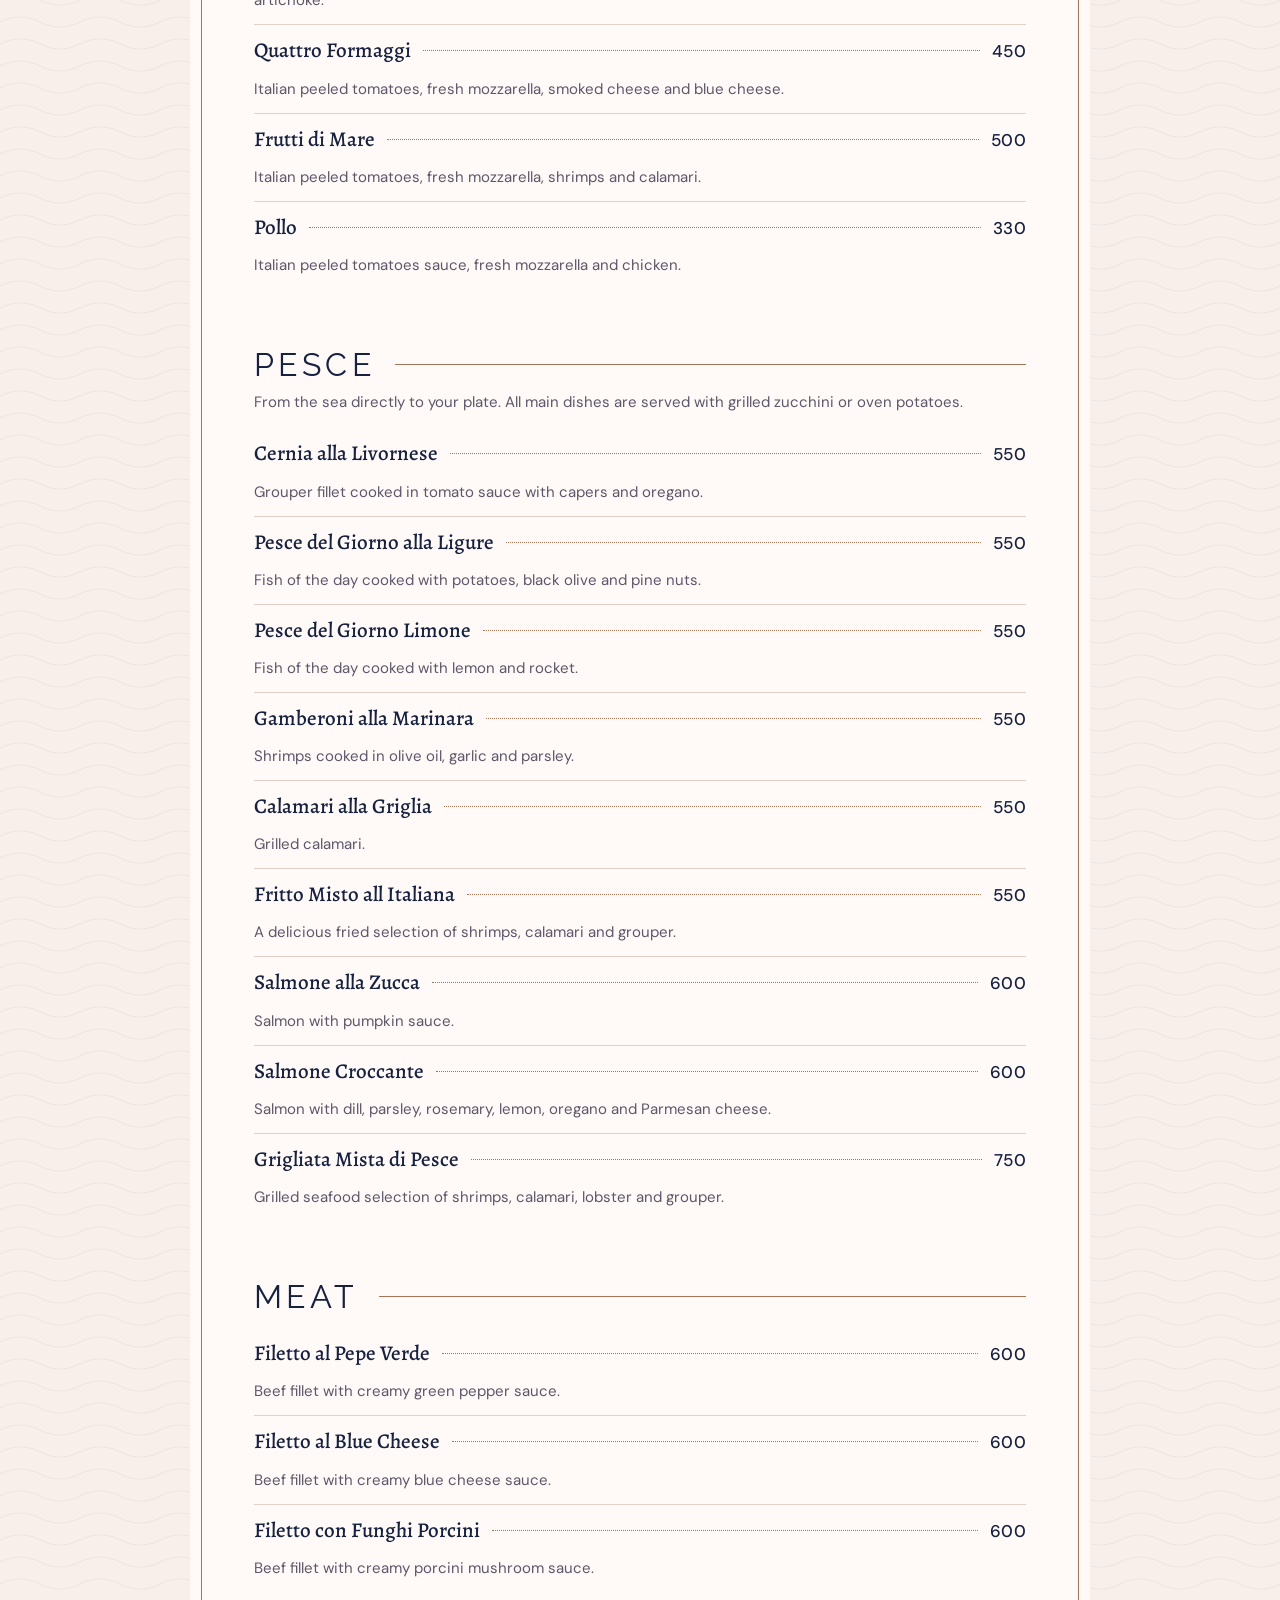
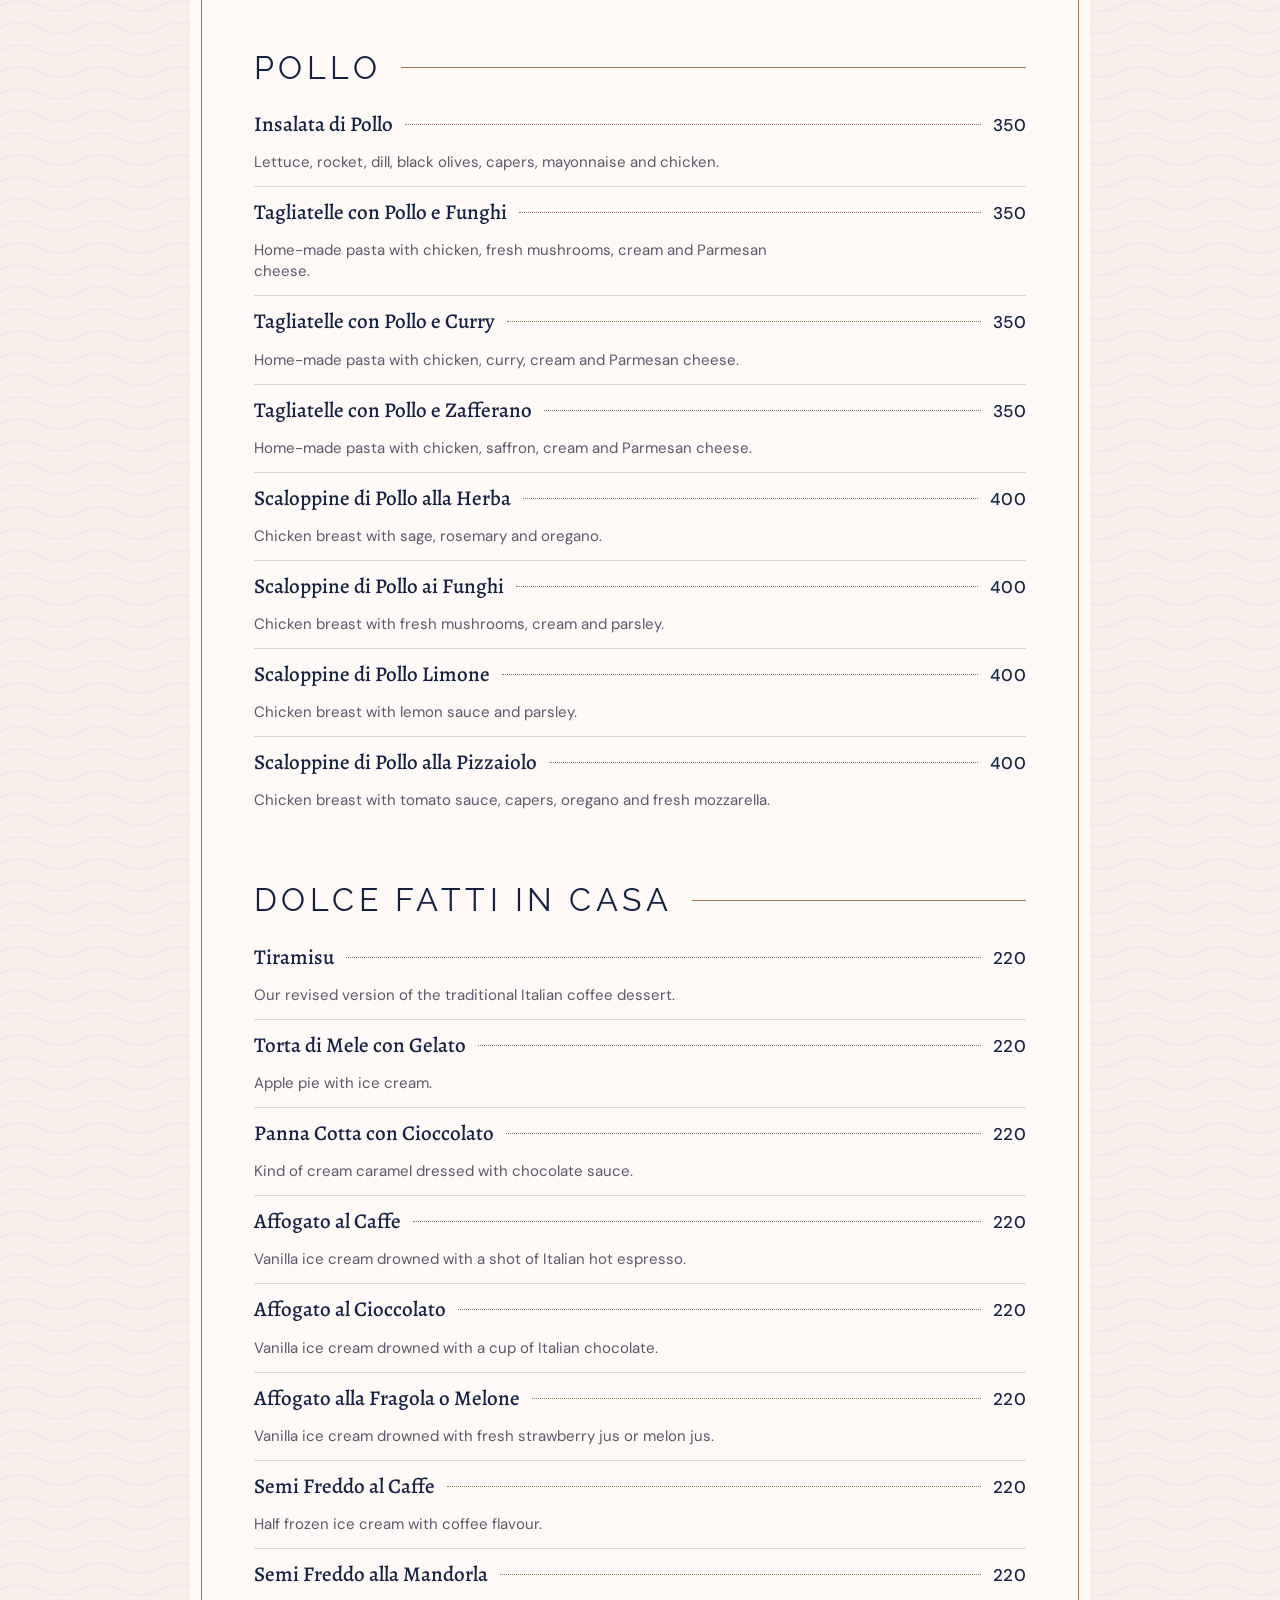
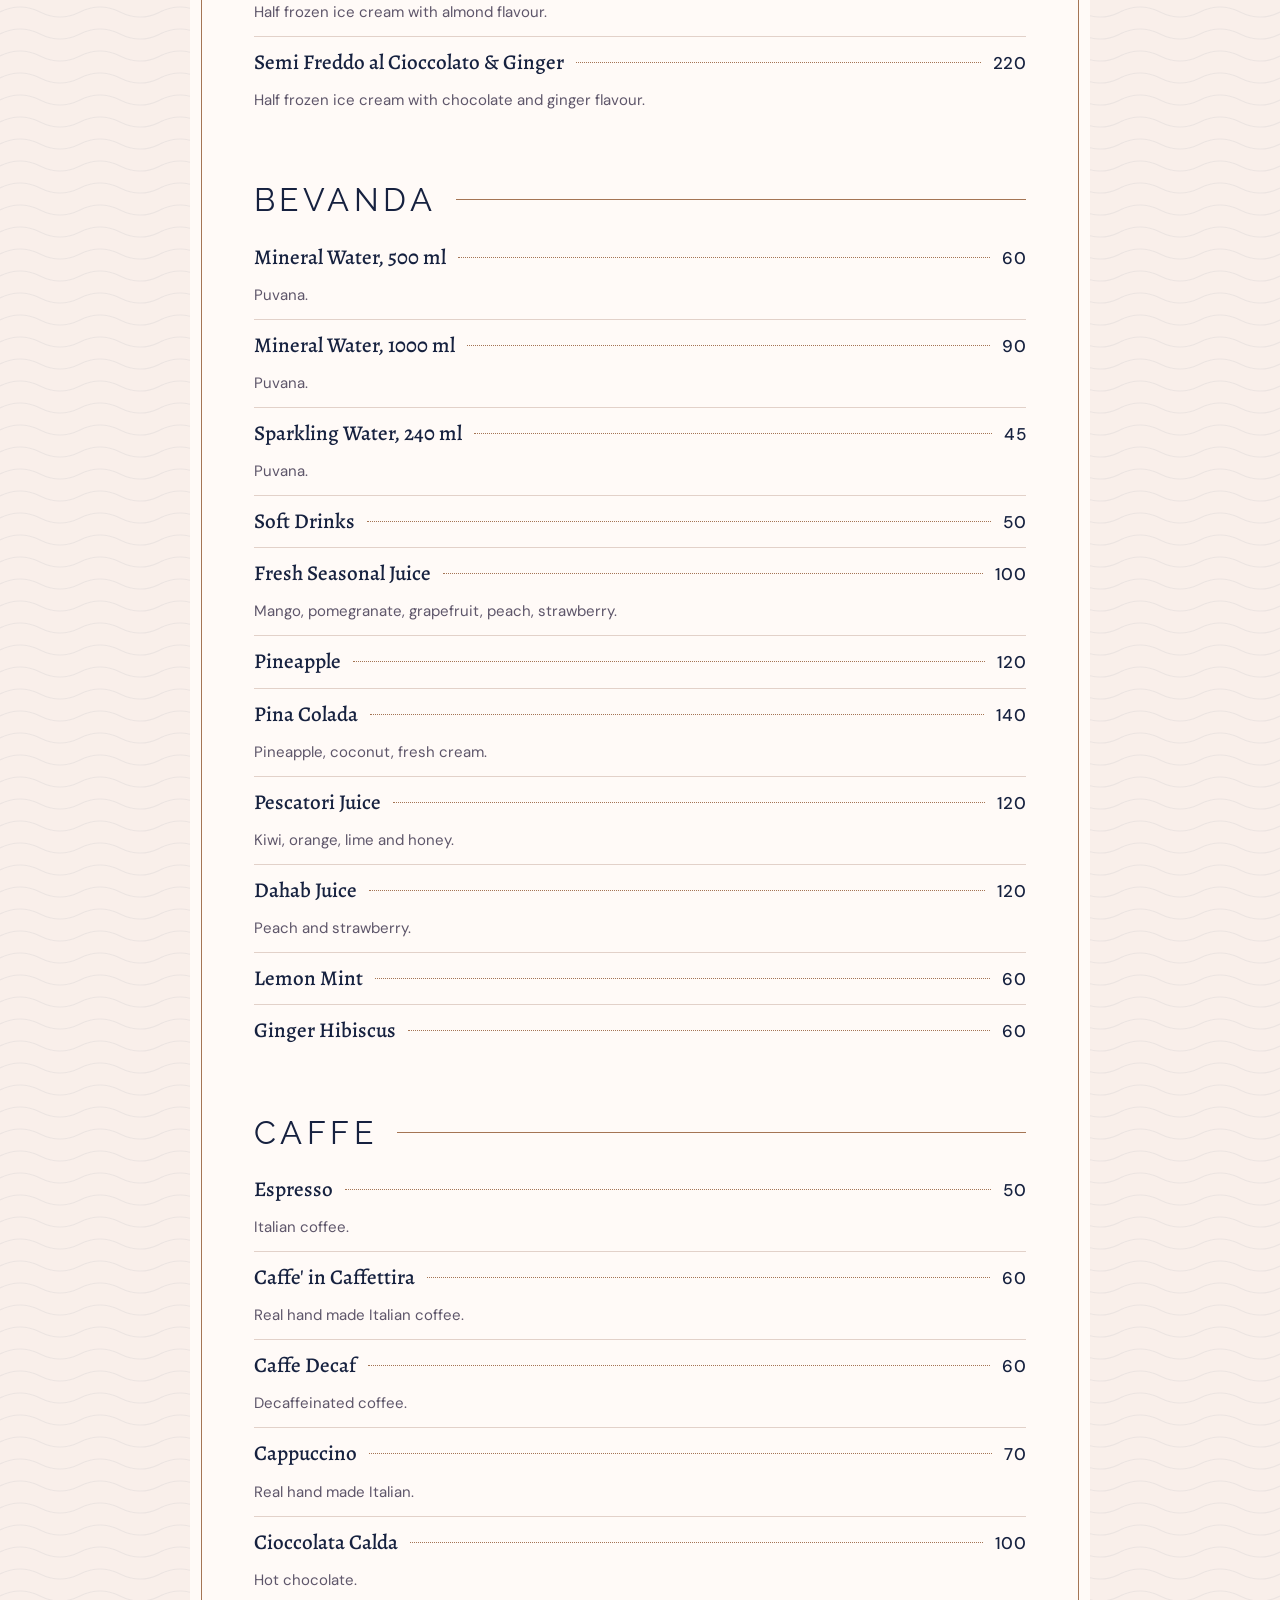
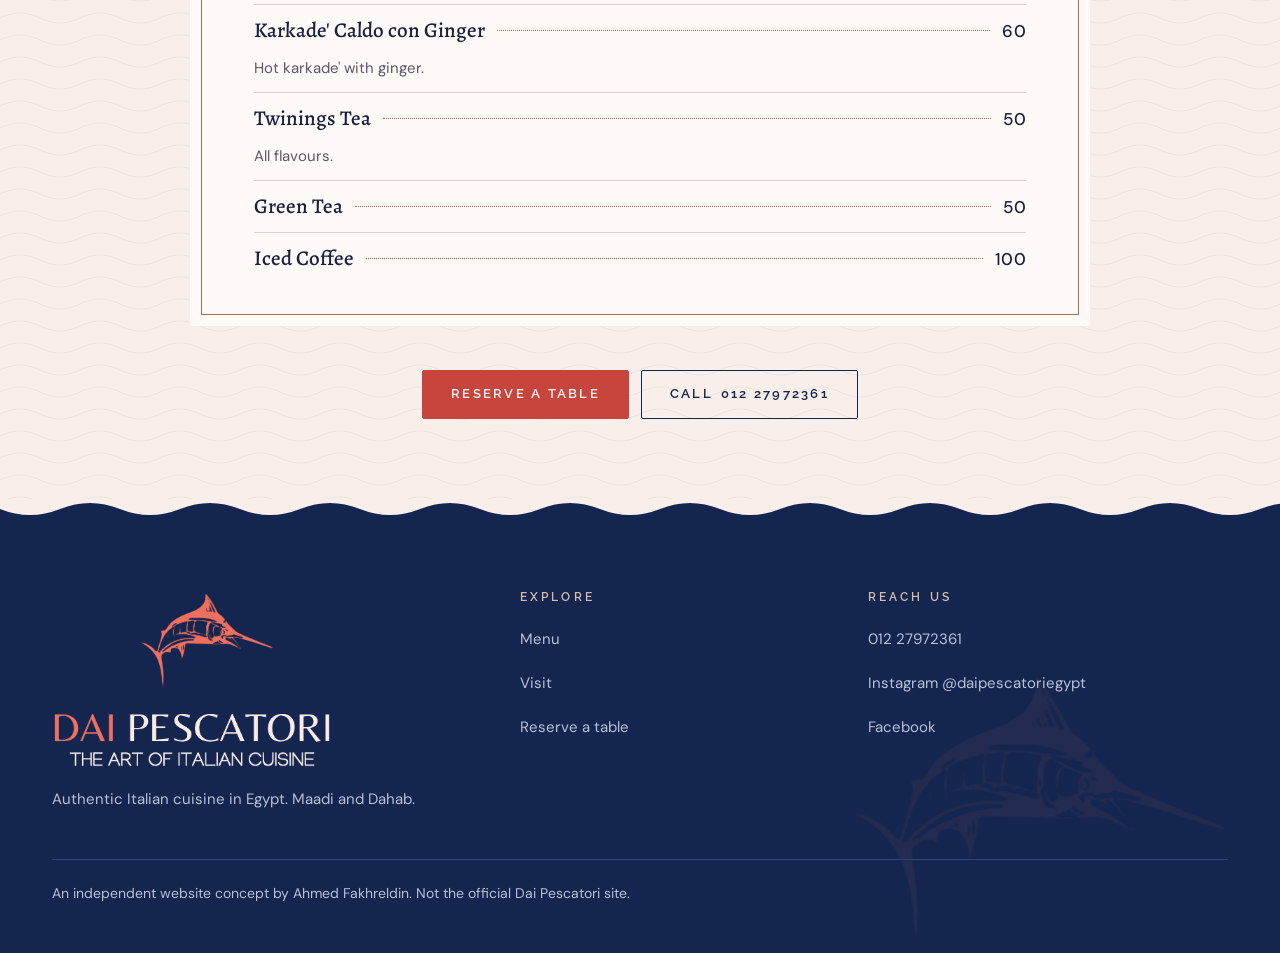
<file: menu.html>
<!doctype html>
<html lang="en"><head><meta charset="utf-8"><meta name="viewport" content="width=device-width,initial-scale=1">
<title>Menu | Dai Pescatori</title>
<meta name="description" content="The Dai Pescatori menu: special meals, antipasti, salads, pasta, risotto, pizza, pesce, meat, pollo, desserts, drinks and coffee, with prices in EGP."><meta name="theme-color" content="#14264F"><meta name="robots" content="noindex">
<meta property="og:type" content="website"><meta property="og:site_name" content="Dai Pescatori"><meta property="og:title" content="Menu | Dai Pescatori"><meta property="og:description" content="The Dai Pescatori menu: special meals, antipasti, salads, pasta, risotto, pizza, pesce, meat, pollo, desserts, drinks and coffee, with prices in EGP."><meta property="og:image" content="https://ahmedfakhr1.github.io/daipescatori-preview/img/dai/og.jpg"><meta property="og:image:width" content="1200"><meta property="og:image:height" content="630"><meta property="og:url" content="https://ahmedfakhr1.github.io/daipescatori-preview/menu.html">
<meta name="twitter:card" content="summary_large_image"><meta name="twitter:title" content="Menu | Dai Pescatori"><meta name="twitter:description" content="The Dai Pescatori menu: special meals, antipasti, salads, pasta, risotto, pizza, pesce, meat, pollo, desserts, drinks and coffee, with prices in EGP."><meta name="twitter:image" content="https://ahmedfakhr1.github.io/daipescatori-preview/img/dai/og.jpg">
<link rel="icon" type="image/png" href="img/dai/icon.png"><link rel="apple-touch-icon" href="img/dai/icon.png">
<script>(function(d){var s=d.documentElement;s.classList.add("js");try{if(localStorage.getItem("nx-lang")==="ar"){s.lang="ar";s.dir="rtl"}if(false&&!sessionStorage.getItem("nx-arr")&&!/nocurtain/.test(location.search)&&!matchMedia("(prefers-reduced-motion: reduce)").matches){s.classList.add("arrive");sessionStorage.setItem("nx-arr","1")}}catch(x){}})(document)</script>
<link rel="preload" as="font" type="font/woff2" href="fonts/8a73a67db6b1.woff2" crossorigin><link rel="preload" as="font" type="font/woff2" href="fonts/25463e0ba083.woff2" crossorigin><link rel="preload" as="font" type="font/woff2" href="fonts/40fe3cf77260.woff2" crossorigin><link rel="preload" as="font" type="font/woff2" href="fonts/faccb37f7131.woff2" crossorigin><style>html.fl body{opacity:0}body{transition:opacity .25s ease}</style><script>(function(d){var h=d.documentElement;h.classList.add("fl");var done=function(){h.classList.remove("fl")};setTimeout(done,1200);try{var p=["400 1em \"Raleway\"", "400 1em \"DM Sans\"", "400 1em \"Alegreya\""].map(function(f){return d.fonts.load(f)});if(h.lang==="ar")[["600 1em \"Cairo\"", "ع"], ["400 1em \"IBM Plex Sans Arabic\"", "ع"]].forEach(function(a){p.push(d.fonts.load(a[0],a[1]))});Promise.all(p).then(done,done)}catch(e){done()}})(document)</script><link rel="stylesheet" href="fonts.css"><link rel="stylesheet" href="site.css"></head><body data-open="720" data-close="1380" data-open-text="Open now, until 11:00 PM" data-closed-text="Closed now, opens at 12:00 PM" data-open-text-ar="مفتوح الآن حتى 11:00 مساءً" data-closed-text-ar="مغلق الآن، نفتح الساعة 12:00 ظهراً" data-wa="">
<a class="skip" href="#main" data-ar="انتقل إلى المحتوى">Skip to content</a><header class="hdr"><div class="wrap">
 <a class="brand" href="index.html" aria-label="Dai Pescatori, home"><img src="img/dai/mark-cream.png" alt="Dai Pescatori" width="204" height="24"></a>
 <nav class="nav" aria-label="Main"><a href="menu.html" aria-current="page" data-ar="القائمة">Menu</a><a href="visit.html" data-ar="زيارتنا">Visit</a><a href="index.html#reserve" data-ar="احجز">Reserve</a></nav>
 <div class="hr"><button class="lang js-lang" type="button" aria-label="العربية"><span class="l-en">EN</span> | <span class="l-ar">ع</span></button><a class="btn sm" href="index.html#reserve" data-ar="احجز طاولة">Reserve a table</a></div>
 <button class="burger" type="button" aria-expanded="false" aria-controls="mnav" aria-label="Open menu"><i></i><i></i><i></i></button>
</div></header>
<nav class="mnav" id="mnav" aria-label="Menu"><a href="menu.html" data-ar="القائمة">Menu</a><a href="visit.html" data-ar="زيارتنا">Visit</a><a href="index.html#reserve" data-ar="احجز طاولة">Reserve a table</a><a href="https://www.instagram.com/daipescatoriegypt/" target="_blank" rel="noopener" data-ar="إنستجرام">Instagram</a>
 <button class="lang js-lang mlang" type="button" aria-label="العربية"><span class="l-en">EN</span> | <span class="l-ar">ع</span></button></nav>
<main id="main" class="menupage"><svg class="marble" viewBox="0 0 1600 1400" preserveAspectRatio="xMidYMid slice" aria-hidden="true" focusable="false"><path d="M461.8,-20.0 Q496.4,132.1 519.8,204.8 Q543.2,277.5 595.5,325.8 Q647.8,374.1 715.5,419.0 Q783.1,464.0 849.7,492.0 Q916.3,520.1 981.6,567.5 Q1046.9,615.0 1078.7,692.3 Q1110.4,769.5 1153.0,820.8 Q1195.5,872.1 1264.5,918.2 Q1333.5,964.3 1393.6,1017.6 Q1453.7,1071.0 1496.6,1119.0" fill="none" stroke="#CBC5BA" stroke-width="12.1" stroke-opacity=".16" stroke-linecap="round"/><path d="M461.8,-20.0 Q496.4,132.1 519.8,204.8 Q543.2,277.5 595.5,325.8 Q647.8,374.1 715.5,419.0 Q783.1,464.0 849.7,492.0 Q916.3,520.1 981.6,567.5 Q1046.9,615.0 1078.7,692.3 Q1110.4,769.5 1153.0,820.8 Q1195.5,872.1 1264.5,918.2 Q1333.5,964.3 1393.6,1017.6 Q1453.7,1071.0 1496.6,1119.0" fill="none" stroke="#9D968A" stroke-width="1.35" stroke-opacity="0.37" stroke-linecap="round"/><path d="M443.2,-20.0 Q434.5,153.6 419.6,231.9 Q404.7,310.2 382.8,393.0 Q361.0,475.7 354.2,541.4 Q347.4,607.1 346.9,674.1 Q346.4,741.0 346.5,824.0 Q346.7,907.1 330.1,994.8 Q313.4,1082.5 308.4,1163.1 Q303.3,1243.6 294.0,1331.4 Q284.6,1419.1 249.1,1493.6 Q213.7,1568.0 202.8,1649.8" fill="none" stroke="#CBC5BA" stroke-width="23.9" stroke-opacity=".16" stroke-linecap="round"/><path d="M443.2,-20.0 Q434.5,153.6 419.6,231.9 Q404.7,310.2 382.8,393.0 Q361.0,475.7 354.2,541.4 Q347.4,607.1 346.9,674.1 Q346.4,741.0 346.5,824.0 Q346.7,907.1 330.1,994.8 Q313.4,1082.5 308.4,1163.1 Q303.3,1243.6 294.0,1331.4 Q284.6,1419.1 249.1,1493.6 Q213.7,1568.0 202.8,1649.8" fill="none" stroke="#9D968A" stroke-width="1.50" stroke-opacity="0.34" stroke-linecap="round"/><path d="M580.7,-20.0 Q609.0,112.8 638.1,189.6 Q667.3,266.5 716.2,320.9 Q765.2,375.3 794.7,443.3 Q824.1,511.4 864.4,591.1 Q904.7,670.8 915.9,745.1 Q927.0,819.3 952.0,908.2 Q976.9,997.1 1011.6,1057.2 Q1046.3,1117.2 1100.3,1177.3 Q1154.3,1237.4 1203.5,1283.6 Q1252.7,1329.9 1324.0,1378.8" fill="none" stroke="#CBC5BA" stroke-width="19.4" stroke-opacity=".16" stroke-linecap="round"/><path d="M580.7,-20.0 Q609.0,112.8 638.1,189.6 Q667.3,266.5 716.2,320.9 Q765.2,375.3 794.7,443.3 Q824.1,511.4 864.4,591.1 Q904.7,670.8 915.9,745.1 Q927.0,819.3 952.0,908.2 Q976.9,997.1 1011.6,1057.2 Q1046.3,1117.2 1100.3,1177.3 Q1154.3,1237.4 1203.5,1283.6 Q1252.7,1329.9 1324.0,1378.8" fill="none" stroke="#9D968A" stroke-width="1.17" stroke-opacity="0.42" stroke-linecap="round"/><path d="M1138.3,-20.0 Q1172.7,155.7 1169.7,230.3 Q1166.6,304.9 1189.1,366.9 Q1211.6,428.8 1250.8,484.7 Q1289.9,540.6 1332.0,587.7 Q1374.0,634.8 1428.8,675.9 Q1483.7,717.0 1574.0,744.9 Q1664.4,772.8 1732.1,797.8 Q1799.8,822.9 1862.7,853.3 Q1925.6,883.7 1985.8,934.9 Q2045.9,986.1 2106.7,1015.2" fill="none" stroke="#CBC5BA" stroke-width="13.0" stroke-opacity=".16" stroke-linecap="round"/><path d="M1138.3,-20.0 Q1172.7,155.7 1169.7,230.3 Q1166.6,304.9 1189.1,366.9 Q1211.6,428.8 1250.8,484.7 Q1289.9,540.6 1332.0,587.7 Q1374.0,634.8 1428.8,675.9 Q1483.7,717.0 1574.0,744.9 Q1664.4,772.8 1732.1,797.8 Q1799.8,822.9 1862.7,853.3 Q1925.6,883.7 1985.8,934.9 Q2045.9,986.1 2106.7,1015.2" fill="none" stroke="#9D968A" stroke-width="1.51" stroke-opacity="0.32" stroke-linecap="round"/><path d="M-115.7,-20.0 Q-182.9,117.5 -195.9,209.0 Q-208.9,300.5 -246.5,364.4 Q-284.1,428.2 -306.5,509.7 Q-329.0,591.2 -361.4,659.1 Q-393.8,727.0 -407.5,818.8 Q-421.3,910.7 -459.0,990.9 Q-496.8,1071.1 -536.7,1135.9 Q-576.7,1200.6 -606.4,1256.4 Q-636.1,1312.1 -658.8,1391.6 Q-681.6,1471.1 -730.8,1542.9" fill="none" stroke="#CBC5BA" stroke-width="23.8" stroke-opacity=".16" stroke-linecap="round"/><path d="M-115.7,-20.0 Q-182.9,117.5 -195.9,209.0 Q-208.9,300.5 -246.5,364.4 Q-284.1,428.2 -306.5,509.7 Q-329.0,591.2 -361.4,659.1 Q-393.8,727.0 -407.5,818.8 Q-421.3,910.7 -459.0,990.9 Q-496.8,1071.1 -536.7,1135.9 Q-576.7,1200.6 -606.4,1256.4 Q-636.1,1312.1 -658.8,1391.6 Q-681.6,1471.1 -730.8,1542.9" fill="none" stroke="#9D968A" stroke-width="1.65" stroke-opacity="0.36" stroke-linecap="round"/><path d="M263.3,-20.0 Q334.4,120.8 355.7,196.0 Q377.0,271.1 387.3,335.6 Q397.6,400.1 396.5,486.6 Q395.3,573.2 379.2,639.6 Q363.0,706.0 332.2,785.5 Q301.5,865.0 246.9,918.1 Q192.3,971.2 111.0,1000.7 Q29.6,1030.1 -20.9,1090.7 Q-71.4,1151.3 -131.0,1193.6 Q-190.5,1235.9 -273.0,1261.0" fill="none" stroke="#CBC5BA" stroke-width="17.2" stroke-opacity=".16" stroke-linecap="round"/><path d="M263.3,-20.0 Q334.4,120.8 355.7,196.0 Q377.0,271.1 387.3,335.6 Q397.6,400.1 396.5,486.6 Q395.3,573.2 379.2,639.6 Q363.0,706.0 332.2,785.5 Q301.5,865.0 246.9,918.1 Q192.3,971.2 111.0,1000.7 Q29.6,1030.1 -20.9,1090.7 Q-71.4,1151.3 -131.0,1193.6 Q-190.5,1235.9 -273.0,1261.0" fill="none" stroke="#9D968A" stroke-width="0.74" stroke-opacity="0.28" stroke-linecap="round"/><path d="M1704.1,-20.0 Q1667.9,128.9 1625.4,190.3 Q1582.9,251.7 1562.6,318.7 Q1542.4,385.7 1517.9,456.5 Q1493.5,527.4 1487.3,600.5 Q1481.0,673.5 1478.3,763.8 Q1475.5,854.2 1478.3,932.0 Q1481.0,1009.8 1481.4,1072.6 Q1481.7,1135.4 1485.1,1197.6 Q1488.5,1259.9 1476.3,1335.6 Q1464.1,1411.4 1435.4,1479.4" fill="none" stroke="#CBC5BA" stroke-width="16.8" stroke-opacity=".16" stroke-linecap="round"/><path d="M1704.1,-20.0 Q1667.9,128.9 1625.4,190.3 Q1582.9,251.7 1562.6,318.7 Q1542.4,385.7 1517.9,456.5 Q1493.5,527.4 1487.3,600.5 Q1481.0,673.5 1478.3,763.8 Q1475.5,854.2 1478.3,932.0 Q1481.0,1009.8 1481.4,1072.6 Q1481.7,1135.4 1485.1,1197.6 Q1488.5,1259.9 1476.3,1335.6 Q1464.1,1411.4 1435.4,1479.4" fill="none" stroke="#9D968A" stroke-width="1.21" stroke-opacity="0.45" stroke-linecap="round"/><path d="M43.7,-20.0 Q61.9,151.2 71.9,236.4 Q81.9,321.7 66.5,401.4 Q51.1,481.2 34.9,563.3 Q18.7,645.4 5.3,721.5 Q-8.2,797.6 -50.9,876.2 Q-93.6,954.8 -147.1,1008.3 Q-200.7,1061.8 -288.1,1087.7 Q-375.5,1113.6 -436.9,1154.5 Q-498.3,1195.4 -539.5,1259.6 Q-580.8,1323.9 -657.0,1365.4" fill="none" stroke="#CBC5BA" stroke-width="19.7" stroke-opacity=".16" stroke-linecap="round"/><path d="M43.7,-20.0 Q61.9,151.2 71.9,236.4 Q81.9,321.7 66.5,401.4 Q51.1,481.2 34.9,563.3 Q18.7,645.4 5.3,721.5 Q-8.2,797.6 -50.9,876.2 Q-93.6,954.8 -147.1,1008.3 Q-200.7,1061.8 -288.1,1087.7 Q-375.5,1113.6 -436.9,1154.5 Q-498.3,1195.4 -539.5,1259.6 Q-580.8,1323.9 -657.0,1365.4" fill="none" stroke="#9D968A" stroke-width="1.33" stroke-opacity="0.31" stroke-linecap="round"/><path d="M1535.0,-20.0 Q1476.1,122.5 1447.2,206.9 Q1418.3,291.3 1415.6,369.5 Q1412.8,447.7 1419.0,519.6 Q1425.1,591.5 1420.0,670.7 Q1415.0,749.9 1412.7,822.3 Q1410.5,894.8 1399.9,958.5 Q1389.2,1022.2 1344.8,1103.4 Q1300.5,1184.6 1286.2,1246.8 Q1271.9,1309.0 1242.9,1369.8 Q1213.9,1430.6 1180.3,1512.9" fill="none" stroke="#CBC5BA" stroke-width="12.9" stroke-opacity=".16" stroke-linecap="round"/><path d="M1535.0,-20.0 Q1476.1,122.5 1447.2,206.9 Q1418.3,291.3 1415.6,369.5 Q1412.8,447.7 1419.0,519.6 Q1425.1,591.5 1420.0,670.7 Q1415.0,749.9 1412.7,822.3 Q1410.5,894.8 1399.9,958.5 Q1389.2,1022.2 1344.8,1103.4 Q1300.5,1184.6 1286.2,1246.8 Q1271.9,1309.0 1242.9,1369.8 Q1213.9,1430.6 1180.3,1512.9" fill="none" stroke="#9D968A" stroke-width="0.76" stroke-opacity="0.48" stroke-linecap="round"/><path d="M935.5,-20.0 Q947.3,146.6 956.9,237.0 Q966.5,327.4 970.9,392.1 Q975.2,456.9 960.7,543.7 Q946.3,630.6 932.1,708.6 Q917.9,786.6 882.2,844.3 Q846.5,902.0 810.1,958.4 Q773.7,1014.9 756.1,1080.8 Q738.6,1146.7 728.7,1231.8 Q718.8,1316.9 720.9,1384.6 Q723.0,1452.3 731.9,1521.6" fill="none" stroke="#CBC5BA" stroke-width="9.2" stroke-opacity=".16" stroke-linecap="round"/><path d="M935.5,-20.0 Q947.3,146.6 956.9,237.0 Q966.5,327.4 970.9,392.1 Q975.2,456.9 960.7,543.7 Q946.3,630.6 932.1,708.6 Q917.9,786.6 882.2,844.3 Q846.5,902.0 810.1,958.4 Q773.7,1014.9 756.1,1080.8 Q738.6,1146.7 728.7,1231.8 Q718.8,1316.9 720.9,1384.6 Q723.0,1452.3 731.9,1521.6" fill="none" stroke="#9D968A" stroke-width="1.41" stroke-opacity="0.40" stroke-linecap="round"/><path d="M203.8,-20.0 Q164.2,147.4 144.0,232.9 Q123.7,318.3 109.9,400.7 Q96.1,483.1 57.4,558.9 Q18.8,634.6 -36.8,692.1 Q-92.3,749.7 -127.5,805.2 Q-162.6,860.7 -185.3,928.6 Q-207.9,996.6 -207.6,1085.0 Q-207.3,1173.4 -231.5,1241.7 Q-255.6,1310.0 -261.6,1386.2 Q-267.6,1462.5 -253.4,1531.8" fill="none" stroke="#CBC5BA" stroke-width="23.4" stroke-opacity=".16" stroke-linecap="round"/><path d="M203.8,-20.0 Q164.2,147.4 144.0,232.9 Q123.7,318.3 109.9,400.7 Q96.1,483.1 57.4,558.9 Q18.8,634.6 -36.8,692.1 Q-92.3,749.7 -127.5,805.2 Q-162.6,860.7 -185.3,928.6 Q-207.9,996.6 -207.6,1085.0 Q-207.3,1173.4 -231.5,1241.7 Q-255.6,1310.0 -261.6,1386.2 Q-267.6,1462.5 -253.4,1531.8" fill="none" stroke="#9D968A" stroke-width="1.67" stroke-opacity="0.40" stroke-linecap="round"/></svg>
<header class="mban"><div class="mbg"><img src="img/dai/full/clams.jpg" alt="" width="1080" height="720" fetchpriority="high" style="object-position:50% 50%"></div>
 <div class="wrap">
  <h1 data-ar="القائمة">The menu</h1>
  <p class="mnote" data-ar="الأسعار بالجنيه المصري، ورسوم الخدمة 12% غير مشمولة فيها.">Prices in EGP. All prices exclude 12% service charge.</p>
 </div></header>
<div class="wrap mfavs"><div class="favs"><article class="fav" tabindex="0" role="button" aria-label="Photo of Tagliatelle alla Nostromo" data-ph="img/dai/dishes/nostromo.jpg" data-n="Tagliatelle alla Nostromo" data-d="Home-made pasta with lobster, garlic, olive oil, tomato sauce and parsley." data-n-ar="تالياتيلي ألا نوسترومو" data-d-ar="باستا من صنعنا مع اللوبستر والثوم وزيت الزيتون وصلصة الطماطم والبقدونس." data-p="650"><div class="im br"><img src="img/dai/dishes/nostromo.jpg" alt="Tagliatelle with a split lobster around the plate" width="1200" height="900" loading="lazy" decoding="async"></div><h3 data-ar="تالياتيلي ألا نوسترومو">Tagliatelle alla Nostromo</h3><p data-ar="باستا من صنعنا مع اللوبستر والثوم وزيت الزيتون وصلصة الطماطم والبقدونس.">Home-made pasta with lobster, garlic, olive oil, tomato sauce and parsley.</p><b>650</b></article><article class="fav" tabindex="0" role="button" aria-label="Photo of Caprese di Bufala" data-ph="img/dai/dishes/caprese.jpg" data-n="Caprese di Bufala" data-d="Tomato and mozzarella di bufala served on a bed of lettuce." data-n-ar="كابريزي دي بوفالا" data-d-ar="طماطم وموتزاريلا دي بوفالا على فراش من الخس." data-p="330"><div class="im br"><img src="img/dai/dishes/caprese.jpg" alt="Slices of tomato and mozzarella on lettuce" width="1200" height="900" loading="lazy" decoding="async"></div><h3 data-ar="كابريزي دي بوفالا">Caprese di Bufala</h3><p data-ar="طماطم وموتزاريلا دي بوفالا على فراش من الخس.">Tomato and mozzarella di bufala served on a bed of lettuce.</p><b>330</b></article><article class="fav" tabindex="0" role="button" aria-label="Photo of Mediterranean" data-ph="img/dai/dishes/mediterranean.jpg" data-n="Mediterranean" data-d="Lettuce, rocket, apple, tomato, pine nuts and smoked cheese." data-n-ar="ميديتيرانيان" data-d-ar="خس وجرجير وتفاح وطماطم وصنوبر وجبنة مدخنة." data-p="350"><div class="im br"><img src="img/dai/dishes/mediterranean.jpg" alt="Rocket, apple, smoked cheese, pine nuts and cherry tomatoes" width="1280" height="960" loading="lazy" decoding="async"></div><h3 data-ar="ميديتيرانيان">Mediterranean</h3><p data-ar="خس وجرجير وتفاح وطماطم وصنوبر وجبنة مدخنة.">Lettuce, rocket, apple, tomato, pine nuts and smoked cheese.</p><b>350</b></article><article class="fav" tabindex="0" role="button" aria-label="Photo of Bruschetta" data-ph="img/dai/dishes/bruschetta.jpg" data-n="Bruschetta" data-d="Traditional Italian garlic toasted baguette with chopped fresh tomatoes, olive oil and oregano." data-n-ar="بروسكيتا" data-d-ar="باجيت إيطالي تقليدي محمّص بالثوم مع الطماطم الطازجة المقطّعة وزيت الزيتون والأوريجانو." data-p="120"><div class="im br"><img src="img/dai/dishes/bruschetta.jpg" alt="Toasted bread topped with chopped tomato on lettuce" width="1080" height="1080" loading="lazy" decoding="async"></div><h3 data-ar="بروسكيتا">Bruschetta</h3><p data-ar="باجيت إيطالي تقليدي محمّص بالثوم مع الطماطم الطازجة المقطّعة وزيت الزيتون والأوريجانو.">Traditional Italian garlic toasted baguette with chopped fresh tomatoes, olive oil and oregano.</p><b>120</b></article></div></div>
<div class="wrap msearch"><label class="sr" for="ms" data-ar="ابحث في القائمة">Search the menu</label><input id="ms" class="js-search" type="search" placeholder="Search the menu" data-ph-en="Search the menu" data-ph-ar="ابحث في القائمة" autocomplete="off"><p class="mnone js-none" hidden></p></div>
<div class="chips js-jump"><div class="wrap"><a class="chip" href="#special" data-ar="الأطباق الخاصة">Special Meals</a><a class="chip" href="#antipasti" data-ar="المقبلات">Antipasti</a><a class="chip" href="#salads" data-ar="السلطات">Salads</a><a class="chip" href="#pasta" data-ar="الباستا والريزوتو">Pasta &amp; Risotto</a><a class="chip" href="#pizza" data-ar="البيتزا">Pizza</a><a class="chip" href="#pesce" data-ar="الأسماك والمأكولات البحرية">Pesce</a><a class="chip" href="#meat" data-ar="اللحوم">Meat</a><a class="chip" href="#pollo" data-ar="الدجاج">Pollo</a><a class="chip" href="#dolce" data-ar="حلويات من صنعنا">Dolce Fatti in Casa</a><a class="chip" href="#bevanda" data-ar="المشروبات">Bevanda</a><a class="chip" href="#caffe" data-ar="القهوة">Caffe</a></div></div>
<div class="wrap"><div class="mcard"><section class="msec" id="special"><h2 data-ar="الأطباق الخاصة">Special Meals</h2><p class="snote" data-ar="نقدّم هذه الأطباق فقط عند توفر كل المكونات الطازجة اللازمة لتحضيرها. اسأل، ربما تكون محظوظاً!">We can serve these dishes only if all the fresh ingredients we need for preparation are available. Ask, maybe you are lucky enough!</p><ul class="mlist"><li class="mi"><span class="it"><i data-ar="زوبا دي زوكا">Zupa di Zucca</i><small data-ar="شوربة قرع عسلي مع المريمية، تُقدَّم مع خبز مصنوع في المطعم محمّص بالثوم.">Pumpkin soup served with sage and garlic toasted home-made bread.</small></span><span class="dots"></span><span class="pr">250</span></li><li class="mi"><span class="it"><i data-ar="ميستو كارباتشو دي بيشي">Misto Carpaccio di Pesce</i><small data-ar="كارباتشو من السلمون الطازج والجروبر والتونة المتبّلة مع سلطة خضراء.">Fresh salmon, grouper and marinated tuna fish with green salad.</small></span><span class="dots"></span><span class="pr">500</span></li><li class="mi"><span class="it"><i data-ar="فوكاتشا كول فورماجي دي ريكو">Focaccia col Formaggi di Recco</i><small data-ar="فوكاتشا بجبنة الستراكينو الخاصة.">Focaccia with special stracchino cheese.</small></span><span class="dots"></span><span class="pr">350</span></li><li class="mi"><span class="it"><i data-ar="بيتزا تري كولوري">Pizza Tre Colori</i><small data-ar="صلصة طماطم إيطالية مقشرة وموتزاريلا دي بوفالا طازجة وبيستو.">Italian peeled tomato sauce, fresh mozzarella di bufala and pesto.</small></span><span class="dots"></span><span class="pr">420</span></li><li class="mi"><span class="it"><i data-ar="بيتزا داي بسكاتوري">Pizza Dai Pescatori</i><small data-ar="سلمون مدخن وموتزاريلا وماسكاربوني وصلصة طماطم إيطالية مقشرة.">Smoked salmon, mozzarella, mascarpone and Italian peeled tomato sauce.</small></span><span class="dots"></span><span class="pr">550</span></li><li class="mi"><span class="it"><i data-ar="تالياتيلي جامبيري إي أسباراجي">Tagliatelle Gamberi e Asparagi</i><small data-ar="باستا طازجة من صنعنا مع الجمبري والهليون وزيت الزيتون والثوم والبقدونس والطماطم الكرزية.">Fresh home-made pasta with shrimps, asparagus, olive oil, garlic, parsley and cherry tomato.</small></span><span class="dots"></span><span class="pr">480</span></li><li class="mi"><span class="it"><i data-ar="تالياتيلي ماري مونتي">Tagliatelle Mare Monti</i><small data-ar="باستا من صنعنا مع مشروم إيطالي مجفف وجروبر وزيتون وطماطم كرزية.">Home-made pasta with Italian dried mushroom, grouper, olive, cherry tomato.</small></span><span class="dots"></span><span class="pr">480</span></li><li class="mi has-ph" data-ph="img/dai/dishes/nostromo.jpg" data-n="Tagliatelle alla Nostromo" data-d="Home-made pasta with lobster, garlic, olive oil, tomato sauce and parsley." data-n-ar="تالياتيلي ألا نوسترومو" data-d-ar="باستا من صنعنا مع اللوبستر والثوم وزيت الزيتون وصلصة الطماطم والبقدونس." data-p="650" tabindex="0" role="button" aria-label="Photo of Tagliatelle alla Nostromo"><span class="it"><i data-ar="تالياتيلي ألا نوسترومو">Tagliatelle alla Nostromo</i><svg class="cam" viewBox="0 0 24 24" width="16" height="16" aria-hidden="true"><path d="M4 8h3l1.5-2h7L17 8h3v11H4z" fill="none" stroke="currentColor" stroke-width="1.5"/><circle cx="12" cy="13" r="3.2" fill="none" stroke="currentColor" stroke-width="1.5"/></svg><small data-ar="باستا من صنعنا مع اللوبستر والثوم وزيت الزيتون وصلصة الطماطم والبقدونس.">Home-made pasta with lobster, garlic, olive oil, tomato sauce and parsley.</small></span><span class="dots"></span><span class="pr">650</span></li><li class="mi"><span class="it"><i data-ar="ريزوتو كون أسباراجي">Risotto con Asparagi</i><small data-ar="أرز أربوريو إيطالي تقليدي مع الهليون وجبنة البارميزان.">Traditional Italian Arborio rice with asparagus and Parmesan cheese.</small></span><span class="dots"></span><span class="pr">500</span></li></ul></section><section class="msec" id="antipasti"><h2 data-ar="المقبلات">Antipasti</h2><ul class="mlist"><li class="mi"><span class="it"><i data-ar="زوبا دي فروتي دي ماري">Zuppa di Frutti di Mare</i><small data-ar="شوربة مأكولات بحرية إيطالية تقليدية، تُقدَّم مع خبز مصنوع في المطعم محمّص بالثوم.">Traditional Italian seafood soup served with garlic toasted home-made bread.</small></span><span class="dots"></span><span class="pr">330</span></li><li class="mi"><span class="it"><i data-ar="زوبا دي فيردورا (مينيسترون)">Zuppa di Verdura (Minestrone)</i><small data-ar="شوربة خضار طازجة مشكّلة على الطريقة الإيطالية، مع البيستو وخبز مصنوع في المطعم محمّص بالثوم.">Traditional Italian mixed fresh vegetable soup with pesto and garlic toasted home-made bread.</small></span><span class="dots"></span><span class="pr">200</span></li><li class="mi"><span class="it"><i data-ar="ميستو بسكاتوري">Misto Pescatori</i><small data-ar="تشكيلة شهية متبّلة من الجمبري والسلمون والجروبر والكالاماري، مع أوراق سلطة طازجة.">A delicious marinated selection of shrimps, salmon, grouper and calamari dressed with fresh salad leaves.</small></span><span class="dots"></span><span class="pr">500</span></li><li class="mi"><span class="it"><i data-ar="بيبيروني إي أتشوجي">Peperoni e Acciughe</i><small data-ar="فلفل مشوي في الفرن على الطريقة الإيطالية مع الثوم وزيت الزيتون والأنشوجة.">Traditional Italian oven pepper, garlic, olive oil and anchovies.</small></span><span class="dots"></span><span class="pr">380</span></li><li class="mi"><span class="it"><i data-ar="بوليبو كون باتاتي بريزيمولاتي">Polipo con Patate Prezzemolate</i><small data-ar="أخطبوط متبّل مع البطاطس والبقدونس.">Marinated octopus with potatoes and parsley.</small></span><span class="dots"></span><span class="pr">450</span></li><li class="mi"><span class="it"><i data-ar="موتزاريلا أفوميكاتا ألا جريليا">Mozzarella Affumicata alla Griglia</i><small data-ar="موتزاريلا مدخنة مشوية تُقدَّم مع الجرجير وزيت الزيتون والأوريجانو.">Smoked mozzarella served with rocket, olive oil and oregano.</small></span><span class="dots"></span><span class="pr">250</span></li><li class="mi"><span class="it"><i data-ar="موتزاريلا فريتا">Mozzarella Fritta</i><small data-ar="موتزاريلا مقلية مع سلطة خضراء وأوريجانو وثوم وطماطم مقطّعة.">Fried mozzarella, green salad, oregano, garlic and chopped tomato.</small></span><span class="dots"></span><span class="pr">250</span></li><li class="mi"><span class="it"><i data-ar="كارباتشو دي تشيرنيا">Carpaccio di Cernia</i><small data-ar="جروبر متبّل بالأعشاب العطرية.">Grouper marinated with aromatic herbs.</small></span><span class="dots"></span><span class="pr">350</span></li><li class="mi"><span class="it"><i data-ar="كارباتشو ألا توسكانا">Carpaccio alla Toscana</i><small data-ar="شرائح من لحم التندرلوين مع الكرفس الطازج وزيت الزيتون وجبنة البارميزان.">Slices of tenderloin beef with fresh celery, olive oil and Parmesan cheese.</small></span><span class="dots"></span><span class="pr">350</span></li><li class="mi"><span class="it"><i data-ar="كارباتشو دي سالمونيه">Carpaccio di Salmone</i><small data-ar="سلمون مدخن متبّل على فراش من الجرجير.">Smoked salmon marinated on a bed of rocket.</small></span><span class="dots"></span><span class="pr">500</span></li><li class="mi has-ph" data-ph="img/dai/dishes/caprese.jpg" data-n="Caprese di Bufala" data-d="Tomato and mozzarella di bufala served on a bed of lettuce." data-n-ar="كابريزي دي بوفالا" data-d-ar="طماطم وموتزاريلا دي بوفالا على فراش من الخس." data-p="330" tabindex="0" role="button" aria-label="Photo of Caprese di Bufala"><span class="it"><i data-ar="كابريزي دي بوفالا">Caprese di Bufala</i><svg class="cam" viewBox="0 0 24 24" width="16" height="16" aria-hidden="true"><path d="M4 8h3l1.5-2h7L17 8h3v11H4z" fill="none" stroke="currentColor" stroke-width="1.5"/><circle cx="12" cy="13" r="3.2" fill="none" stroke="currentColor" stroke-width="1.5"/></svg><small data-ar="طماطم وموتزاريلا دي بوفالا على فراش من الخس.">Tomato and mozzarella di bufala served on a bed of lettuce.</small></span><span class="dots"></span><span class="pr">330</span></li><li class="mi has-ph" data-ph="img/dai/dishes/bruschetta.jpg" data-n="Bruschetta" data-d="Traditional Italian garlic toasted baguette with chopped fresh tomatoes, olive oil and oregano." data-n-ar="بروسكيتا" data-d-ar="باجيت إيطالي تقليدي محمّص بالثوم مع الطماطم الطازجة المقطّعة وزيت الزيتون والأوريجانو." data-p="120" tabindex="0" role="button" aria-label="Photo of Bruschetta"><span class="it"><i data-ar="بروسكيتا">Bruschetta</i><svg class="cam" viewBox="0 0 24 24" width="16" height="16" aria-hidden="true"><path d="M4 8h3l1.5-2h7L17 8h3v11H4z" fill="none" stroke="currentColor" stroke-width="1.5"/><circle cx="12" cy="13" r="3.2" fill="none" stroke="currentColor" stroke-width="1.5"/></svg><small data-ar="باجيت إيطالي تقليدي محمّص بالثوم مع الطماطم الطازجة المقطّعة وزيت الزيتون والأوريجانو.">Traditional Italian garlic toasted baguette with chopped fresh tomatoes, olive oil and oregano.</small></span><span class="dots"></span><span class="pr">120</span></li><li class="mi"><span class="it"><i data-ar="خبز بالثوم">Garlic Bread</i></span><span class="dots"></span><span class="pr">100</span></li></ul></section><section class="msec" id="salads"><h2 data-ar="السلطات">Salads</h2><ul class="mlist"><li class="mi has-ph" data-ph="img/dai/dishes/mediterranean.jpg" data-n="Mediterranean" data-d="Lettuce, rocket, apple, tomato, pine nuts and smoked cheese." data-n-ar="ميديتيرانيان" data-d-ar="خس وجرجير وتفاح وطماطم وصنوبر وجبنة مدخنة." data-p="350" tabindex="0" role="button" aria-label="Photo of Mediterranean"><span class="it"><i data-ar="ميديتيرانيان">Mediterranean</i><svg class="cam" viewBox="0 0 24 24" width="16" height="16" aria-hidden="true"><path d="M4 8h3l1.5-2h7L17 8h3v11H4z" fill="none" stroke="currentColor" stroke-width="1.5"/><circle cx="12" cy="13" r="3.2" fill="none" stroke="currentColor" stroke-width="1.5"/></svg><small data-ar="خس وجرجير وتفاح وطماطم وصنوبر وجبنة مدخنة.">Lettuce, rocket, apple, tomato, pine nuts and smoked cheese.</small></span><span class="dots"></span><span class="pr">350</span></li><li class="mi"><span class="it"><i data-ar="فيجيتاريانا">Vegetariana</i><small data-ar="خس وجرجير وموتزاريلا وطماطم وجزر وزيتون.">Lettuce, rocket, mozzarella, tomato, carrot and olive.</small></span><span class="dots"></span><span class="pr">350</span></li><li class="mi"><span class="it"><i data-ar="كونتادينا">Contadina</i><small data-ar="خس وجرجير وطماطم وزيتون وجبنة فيتا وخبز مصنوع في المطعم.">Lettuce, rocket, tomato, olive, feta cheese and home-made bread.</small></span><span class="dots"></span><span class="pr">350</span></li><li class="mi"><span class="it"><i data-ar="سلطة على الطريقة الليجورية">Ligurian Style</i><small data-ar="خس وجرجير وبصل وفلفل وطماطم وكرفس وجبنة البارميزان.">Lettuce, rocket, onion, pepper, tomato, celery and Parmesan cheese.</small></span><span class="dots"></span><span class="pr">400</span></li><li class="mi"><span class="it"><i data-ar="داي بسكاتوري">Dai Pescatori</i><small data-ar="خس وجرجير وجمبري وكالاماري وصوص وردي.">Lettuce, rocket, shrimps, calamari and pink sauce.</small></span><span class="dots"></span><span class="pr">450</span></li><li class="mi"><span class="it"><i data-ar="سفيتسيوزا">Sfiziosa</i><small data-ar="خس وجرجير وتونة إيطالية وذرة وطماطم وأفوكادو.">Lettuce, rocket, Italian tuna, maize, tomato, avocado.</small></span><span class="dots"></span><span class="pr">450</span></li><li class="mi"><span class="it"><i data-ar="جولوزا">Golosa</i><small data-ar="سلمون مدخن وجرجير وطماطم وجبنة فيتا وبارميزان وثوم معمّر وحمص.">Smoked salmon, rocket, tomato, feta cheese, Parmesan, chives, chickpeas.</small></span><span class="dots"></span><span class="pr">450</span></li><li class="mi"><span class="it"><i data-ar="فيردورا جريلياتا">Verdura Grigliata</i><small data-ar="خضار موسمية مشوية مع زيت الزيتون والثوم والأوريجانو.">Grilled seasonal vegetables dressed with olive oil, garlic and oregano.</small></span><span class="dots"></span><span class="pr">140</span></li></ul></section><section class="msec" id="pasta"><h2 data-ar="الباستا والريزوتو">Pasta &amp; Risotto</h2><ul class="mlist"><li class="mi"><span class="it"><i data-ar="سباجيتي فروتي دي ماري">Spaghetti Frutti di Mare</i><small data-ar="سباجيتي مع الجمبري والكالاماري والجروبر واللوبستر، مع الطماطم الكرزية والبقدونس الطازج.">Spaghetti with shrimps, calamari, grouper, lobster dressed with cherry tomato and fresh parsley.</small></span><span class="dots"></span><span class="pr">500</span></li><li class="mi"><span class="it"><i data-ar="سباجيتي آي جامبيري">Spaghetti ai Gamberi</i><small data-ar="سباجيتي مع الجمبري والثوم والبقدونس الطازج وزيت الزيتون والطماطم الكرزية.">Spaghetti with shrimps, garlic, fresh parsley, olive oil and cherry tomato.</small></span><span class="dots"></span><span class="pr">450</span></li><li class="mi"><span class="it"><i data-ar="سباجيتي بومودورو وباسيليكو">Spaghetti Pomodoro and Basilico</i><small data-ar="سباجيتي بصلصة الطماطم والريحان.">Spaghetti with tomato sauce and basil.</small></span><span class="dots"></span><span class="pr">200</span></li><li class="mi"><span class="it"><i data-ar="رافيولي دي زوكا">Ravioli di Zucca</i><small data-ar="رافيولي القرع العسلي تُقدَّم بالزبدة وجبنة البارميزان والمريمية.">Pumpkin ravioli served in butter, Parmesan cheese and sage.</small></span><span class="dots"></span><span class="pr">400</span></li><li class="mi"><span class="it"><i data-ar="رافيولي ألا بسكاتورا">Ravioli alla Pescatora</i><small data-ar="باستا من صنعنا محشوة بالجمبري الطازج والريكوتا، مع صوص الأخطبوط.">Home-made pasta with fresh shrimps and ricotta cheese, dressed with octopus sauce.</small></span><span class="dots"></span><span class="pr">420</span></li><li class="mi"><span class="it"><i data-ar="رافيولي ألا بورتوفينو">Ravioli alla Portofino</i><small data-ar="باستا من صنعنا محشوة بالريكوتا والبارميزان والسبانخ، مع البيستو وصلصة الطماطم.">Home-made pasta with ricotta cheese, Parmesan cheese and spinach dressed with pesto and tomato sauce.</small></span><span class="dots"></span><span class="pr">400</span></li><li class="mi"><span class="it"><i data-ar="سبيشال رافيولي">Special Ravioli</i><small data-ar="باستا من صنعنا محشوة بالسلمون المدخن والريكوتا وجوزة الطيب، في صلصة طماطم كريمية.">Home-made pasta with smoked salmon, ricotta cheese and nutmeg tossed in a creamy tomato sauce.</small></span><span class="dots"></span><span class="pr">450</span></li><li class="mi"><span class="it"><i data-ar="بانزوتي ألا ليجوري">Panzotti alla Ligure</i><small data-ar="باستا من صنعنا محشوة بالريكوتا الطازجة والسبانخ والبارميزان والأعشاب الطازجة، مع صوص كريمة عين الجمل الطازج.">Home-made pasta with fresh ricotta cheese, spinach, Parmesan cheese and fresh herbs dressed with fresh walnut cream sauce.</small></span><span class="dots"></span><span class="pr">400</span></li><li class="mi"><span class="it"><i data-ar="بينيتي ألا أرابياتا">Pennette alla Arrabbiata</i><small data-ar="صلصة طماطم حارة وزيتون أسود وبقدونس.">Spicy tomato sauce, black olive and parsley.</small></span><span class="dots"></span><span class="pr">250</span></li><li class="mi"><span class="it"><i data-ar="بينيتي ألا تشوتشارا">Pennette alla Ciociara</i><small data-ar="صلصة طماطم كريمية وموتزاريلا وجبنة بارميزان وأوريجانو.">Creamy tomato sauce, mozzarella, Parmesan cheese, oregano.</small></span><span class="dots"></span><span class="pr">400</span></li><li class="mi"><span class="it"><i data-ar="بينيتي ماري تيرا">Pennette Mare Terra</i><small data-ar="كالاماري طازج وخرشوف وزيت زيتون وثوم وبقدونس وطماطم كرزية.">Fresh calamari, artichoke, olive oil, garlic, parsley and cherry tomato.</small></span><span class="dots"></span><span class="pr">400</span></li><li class="mi"><span class="it"><i data-ar="تالياتيلي كون فونجي بورتشيني">Tagliatelle con Funghi Porcini</i><small data-ar="باستا من صنعنا مع مشروم بورتشيني إيطالي مجفف وزيت الزيتون والثوم والطماطم الكرزية وجبنة البارميزان.">Home-made pasta with Italian dried mushroom, olive oil, garlic, cherry tomato and Parmesan cheese.</small></span><span class="dots"></span><span class="pr">400</span></li><li class="mi"><span class="it"><i data-ar="تالياتيلي ديل أورتو">Tagliatelle dell&#x27;Orto</i><small data-ar="باستا من صنعنا مع البروكلي والمشروم والسبانخ الطازجة وجبنة البارميزان.">Home-made pasta with fresh broccoli, fresh mushroom, fresh spinach and Parmesan cheese.</small></span><span class="dots"></span><span class="pr">330</span></li><li class="mi"><span class="it"><i data-ar="تالياتيلي ديلا كازا">Tagliatelle della Casa</i><small data-ar="باستا من صنعنا مع الجمبري الطازج والزعفران والكريمة والفستق وجبنة البارميزان.">Home-made pasta with fresh shrimps, saffron, cream, pistachio and Parmesan cheese.</small></span><span class="dots"></span><span class="pr">480</span></li><li class="mi"><span class="it"><i data-ar="تالياتيلي جامبيري إي زوكيني">Tagliatelle Gamberi e Zucchine</i><small data-ar="باستا من صنعنا مع الجمبري الطازج والكوسة وزيت الزيتون والثوم والبقدونس والطماطم الكرزية.">Home-made pasta with fresh shrimps, zucchini, olive oil, garlic, parsley and cherry tomato.</small></span><span class="dots"></span><span class="pr">450</span></li><li class="mi"><span class="it"><i data-ar="تالياتيلي آل سالمونيه">Tagliatelle al Salmone</i><small data-ar="باستا من صنعنا بصوص السلمون المدخن الكريمي.">Home-made pasta with creamy smoked salmon sauce.</small></span><span class="dots"></span><span class="pr">450</span></li><li class="mi"><span class="it"><i data-ar="تالياتيلي ألا بولونييزي">Tagliatelle alla Bolognese</i><small data-ar="باستا من صنعنا بصلصة البولونيز.">Home-made pasta with Bolognese sauce.</small></span><span class="dots"></span><span class="pr">350</span></li><li class="mi"><span class="it"><i data-ar="جارجانيلي ألا سبيناكر">Garganelli alla Spinnaker</i><small data-ar="باستا من صنعنا مع الجمبري الطازج والموتزاريلا والجرجير والطماطم الكرزية.">Home-made pasta with fresh shrimps, mozzarella, rocket and cherry tomato.</small></span><span class="dots"></span><span class="pr">480</span></li><li class="mi"><span class="it"><i data-ar="نيوكي آل بيستو">Gnocchi al Pesto</i><small data-ar="نيوكي بطاطس بصوص البيستو الكريمي.">Potato gnocchi with creamy pesto sauce.</small></span><span class="dots"></span><span class="pr">450</span></li><li class="mi"><span class="it"><i data-ar="نيوكي آل بلو تشيز">Gnocchi al Blue Cheese</i><small data-ar="نيوكي بطاطس مع جبنة بلو تشيز والجرجير.">Potato gnocchi with blue cheese and rocket.</small></span><span class="dots"></span><span class="pr">450</span></li><li class="mi"><span class="it"><i data-ar="لازانيا فروتي دي ماري">Lasagne Frutti di Mare</i><small data-ar="باستا مخبوزة بالجمبري والكالاماري والجروبر المفروم، بصلصة الطماطم.">Baked pasta with minced shrimps, calamari and grouper, dressed with tomato sauce.</small></span><span class="dots"></span><span class="pr">500</span></li><li class="mi"><span class="it"><i data-ar="لازانيا ألا بولونييزي">Lasagne alla Bolognese</i><small data-ar="مخبوزة بصلصة البولونيز وجبنة البارميزان.">Baked with Bolognese sauce and Parmesan cheese.</small></span><span class="dots"></span><span class="pr">500</span></li><li class="mi"><span class="it"><i data-ar="لازانيا ألا جينوفيزي">Lasagne alla Genovese</i><small data-ar="مخبوزة مع الفاصوليا الخضراء الطازجة والبطاطس والبيستو وجبنة البارميزان.">Baked with fresh green beans, potato, pesto and Parmesan cheese.</small></span><span class="dots"></span><span class="pr">500</span></li><li class="mi"><span class="it"><i data-ar="ريزوتو آي فروتي دي ماري">Risotto ai Frutti di Mare</i><small data-ar="أرز أربوريو إيطالي تقليدي مع الجمبري والكالاماري واللوبستر.">Traditional Italian Arborio rice with shrimps, calamari and lobster.</small></span><span class="dots"></span><span class="pr">580</span></li><li class="mi"><span class="it"><i data-ar="ريزوتو ديلو شيف">Risotto dello Chef</i><small data-ar="أرز أربوريو إيطالي تقليدي مع الجمبري وصوص الكاري.">Traditional Italian Arborio rice with shrimps and dressed with a curry sauce.</small></span><span class="dots"></span><span class="pr">550</span></li><li class="mi"><span class="it"><i data-ar="ريزوتو ديليكاتو">Risotto Delicato</i><small data-ar="أرز أربوريو إيطالي تقليدي مع الزعفران والكالاماري وجبنة البارميزان.">Traditional Italian Arborio rice with saffron, calamari and Parmesan cheese.</small></span><span class="dots"></span><span class="pr">550</span></li><li class="mi"><span class="it"><i data-ar="ريزوتو كون فونجي بورتشيني">Risotto con Funghi Porcini</i><small data-ar="مشروم إيطالي مجفف تقليدي وجبنة البارميزان.">Traditional Italian dried mushrooms and Parmesan cheese.</small></span><span class="dots"></span><span class="pr">550</span></li></ul></section><section class="msec" id="pizza"><h2 data-ar="البيتزا">Pizza</h2><ul class="mlist"><li class="mi"><span class="it"><i data-ar="مارجريتا">Margherita</i><small data-ar="صلصة طماطم إيطالية مقشرة وموتزاريلا طازجة.">Italian peeled tomatoes sauce and fresh mozzarella.</small></span><span class="dots"></span><span class="pr">280</span></li><li class="mi"><span class="it"><i data-ar="توم">Tom</i><small data-ar="صلصة طماطم إيطالية مقشرة وموتزاريلا طازجة وكبر وجرجير.">Italian peeled tomatoes sauce and fresh mozzarella, capers and rocket.</small></span><span class="dots"></span><span class="pr">300</span></li><li class="mi"><span class="it"><i data-ar="بيتزا فيجيتاريانا">Pizza Vegetariana</i><small data-ar="طماطم إيطالية مقشرة وموتزاريلا طازجة وخضار موسمية.">Italian peeled tomatoes, fresh mozzarella and seasonal vegetables.</small></span><span class="dots"></span><span class="pr">300</span></li><li class="mi"><span class="it"><i data-ar="نابوليتانا">Napoletana</i><small data-ar="طماطم إيطالية مقشرة وموتزاريلا طازجة وكبر وأنشوجة.">Italian peeled tomatoes, fresh mozzarella, capers and anchovies.</small></span><span class="dots"></span><span class="pr">380</span></li><li class="mi"><span class="it"><i data-ar="رومانا">Romana</i><small data-ar="طماطم إيطالية مقشرة وموتزاريلا طازجة وبصل وتونة إيطالية.">Italian peeled tomatoes, fresh mozzarella, onion and Italian tuna.</small></span><span class="dots"></span><span class="pr">380</span></li><li class="mi"><span class="it"><i data-ar="بريمافيرا">Primavera</i><small data-ar="طماطم إيطالية مقشرة وموتزاريلا طازجة وجرجير وجبنة بلو تشيز.">Italian peeled tomatoes, fresh mozzarella, rocket and blue cheese.</small></span><span class="dots"></span><span class="pr">380</span></li><li class="mi"><span class="it"><i data-ar="سلامي">Salami</i><small data-ar="طماطم إيطالية مقشرة وموتزاريلا طازجة وسلامي مدخن.">Italian peeled tomatoes, fresh mozzarella and smoked salami.</small></span><span class="dots"></span><span class="pr">350</span></li><li class="mi"><span class="it"><i data-ar="بوسكايولا">Boscaiola</i><small data-ar="طماطم إيطالية مقشرة وموتزاريلا طازجة ومشروم.">Italian peeled tomatoes, fresh mozzarella and mushrooms.</small></span><span class="dots"></span><span class="pr">350</span></li><li class="mi"><span class="it"><i data-ar="كالزوني">Calzone</i><small data-ar="طماطم إيطالية مقشرة وموتزاريلا طازجة ولحم بقري مدخن ومشروم وخرشوف.">Italian peeled tomatoes, fresh mozzarella, smoked beef, mushroom and artichoke.</small></span><span class="dots"></span><span class="pr">400</span></li><li class="mi"><span class="it"><i data-ar="كواترو فورماجي">Quattro Formaggi</i><small data-ar="طماطم إيطالية مقشرة وموتزاريلا طازجة وجبنة مدخنة وجبنة بلو تشيز.">Italian peeled tomatoes, fresh mozzarella, smoked cheese and blue cheese.</small></span><span class="dots"></span><span class="pr">450</span></li><li class="mi"><span class="it"><i data-ar="فروتي دي ماري">Frutti di Mare</i><small data-ar="طماطم إيطالية مقشرة وموتزاريلا طازجة وجمبري وكالاماري.">Italian peeled tomatoes, fresh mozzarella, shrimps and calamari.</small></span><span class="dots"></span><span class="pr">500</span></li><li class="mi"><span class="it"><i data-ar="بولو">Pollo</i><small data-ar="صلصة طماطم إيطالية مقشرة وموتزاريلا طازجة ودجاج.">Italian peeled tomatoes sauce, fresh mozzarella and chicken.</small></span><span class="dots"></span><span class="pr">330</span></li></ul></section><section class="msec" id="pesce"><h2 data-ar="الأسماك والمأكولات البحرية">Pesce</h2><p class="snote" data-ar="من البحر مباشرة إلى طبقك. تُقدَّم كل الأطباق الرئيسية مع كوسة مشوية أو بطاطس بالفرن.">From the sea directly to your plate. All main dishes are served with grilled zucchini or oven potatoes.</p><ul class="mlist"><li class="mi"><span class="it"><i data-ar="تشيرنيا ألا ليفورنيزي">Cernia alla Livornese</i><small data-ar="فيليه جروبر مطهو في صلصة الطماطم مع الكبر والأوريجانو.">Grouper fillet cooked in tomato sauce with capers and oregano.</small></span><span class="dots"></span><span class="pr">550</span></li><li class="mi"><span class="it"><i data-ar="بيشي ديل جورنو ألا ليجوري">Pesce del Giorno alla Ligure</i><small data-ar="سمك اليوم مطهو مع البطاطس والزيتون الأسود والصنوبر.">Fish of the day cooked with potatoes, black olive and pine nuts.</small></span><span class="dots"></span><span class="pr">550</span></li><li class="mi"><span class="it"><i data-ar="بيشي ديل جورنو ليمونيه">Pesce del Giorno Limone</i><small data-ar="سمك اليوم مطهو بالليمون والجرجير.">Fish of the day cooked with lemon and rocket.</small></span><span class="dots"></span><span class="pr">550</span></li><li class="mi"><span class="it"><i data-ar="جامبيروني ألا مارينارا">Gamberoni alla Marinara</i><small data-ar="جمبري مطهو في زيت الزيتون والثوم والبقدونس.">Shrimps cooked in olive oil, garlic and parsley.</small></span><span class="dots"></span><span class="pr">550</span></li><li class="mi"><span class="it"><i data-ar="كالاماري ألا جريليا">Calamari alla Griglia</i><small data-ar="كالاماري مشوي.">Grilled calamari.</small></span><span class="dots"></span><span class="pr">550</span></li><li class="mi"><span class="it"><i data-ar="فريتو ميستو ألا إيطاليانا">Fritto Misto all Italiana</i><small data-ar="تشكيلة شهية مقلية من الجمبري والكالاماري والجروبر.">A delicious fried selection of shrimps, calamari and grouper.</small></span><span class="dots"></span><span class="pr">550</span></li><li class="mi"><span class="it"><i data-ar="سالمونيه ألا زوكا">Salmone alla Zucca</i><small data-ar="سلمون مع صوص القرع العسلي.">Salmon with pumpkin sauce.</small></span><span class="dots"></span><span class="pr">600</span></li><li class="mi"><span class="it"><i data-ar="سالمونيه كروكانتي">Salmone Croccante</i><small data-ar="سلمون مع الشبت والبقدونس وإكليل الجبل والليمون والأوريجانو وجبنة البارميزان.">Salmon with dill, parsley, rosemary, lemon, oregano and Parmesan cheese.</small></span><span class="dots"></span><span class="pr">600</span></li><li class="mi"><span class="it"><i data-ar="جريلياتا ميستا دي بيشي">Grigliata Mista di Pesce</i><small data-ar="تشكيلة مأكولات بحرية مشوية من الجمبري والكالاماري واللوبستر والجروبر.">Grilled seafood selection of shrimps, calamari, lobster and grouper.</small></span><span class="dots"></span><span class="pr">750</span></li></ul></section><section class="msec" id="meat"><h2 data-ar="اللحوم">Meat</h2><ul class="mlist"><li class="mi"><span class="it"><i data-ar="فيليتو آل بيبي فيردي">Filetto al Pepe Verde</i><small data-ar="فيليه لحم بقري بصوص الفلفل الأخضر الكريمي.">Beef fillet with creamy green pepper sauce.</small></span><span class="dots"></span><span class="pr">600</span></li><li class="mi"><span class="it"><i data-ar="فيليتو آل بلو تشيز">Filetto al Blue Cheese</i><small data-ar="فيليه لحم بقري بصوص جبنة بلو تشيز الكريمي.">Beef fillet with creamy blue cheese sauce.</small></span><span class="dots"></span><span class="pr">600</span></li><li class="mi"><span class="it"><i data-ar="فيليتو كون فونجي بورتشيني">Filetto con Funghi Porcini</i><small data-ar="فيليه لحم بقري بصوص مشروم البورتشيني الكريمي.">Beef fillet with creamy porcini mushroom sauce.</small></span><span class="dots"></span><span class="pr">600</span></li></ul></section><section class="msec" id="pollo"><h2 data-ar="الدجاج">Pollo</h2><ul class="mlist"><li class="mi"><span class="it"><i data-ar="إنسالاتا دي بولو">Insalata di Pollo</i><small data-ar="خس وجرجير وشبت وزيتون أسود وكبر ومايونيز ودجاج.">Lettuce, rocket, dill, black olives, capers, mayonnaise and chicken.</small></span><span class="dots"></span><span class="pr">350</span></li><li class="mi"><span class="it"><i data-ar="تالياتيلي كون بولو إي فونجي">Tagliatelle con Pollo e Funghi</i><small data-ar="باستا من صنعنا مع الدجاج والمشروم الطازج والكريمة وجبنة البارميزان.">Home-made pasta with chicken, fresh mushrooms, cream and Parmesan cheese.</small></span><span class="dots"></span><span class="pr">350</span></li><li class="mi"><span class="it"><i data-ar="تالياتيلي كون بولو إي كاري">Tagliatelle con Pollo e Curry</i><small data-ar="باستا من صنعنا مع الدجاج والكاري والكريمة وجبنة البارميزان.">Home-made pasta with chicken, curry, cream and Parmesan cheese.</small></span><span class="dots"></span><span class="pr">350</span></li><li class="mi"><span class="it"><i data-ar="تالياتيلي كون بولو إي زافيرانو">Tagliatelle con Pollo e Zafferano</i><small data-ar="باستا من صنعنا مع الدجاج والزعفران والكريمة وجبنة البارميزان.">Home-made pasta with chicken, saffron, cream and Parmesan cheese.</small></span><span class="dots"></span><span class="pr">350</span></li><li class="mi"><span class="it"><i data-ar="سكالوبيني دي بولو ألا هيربا">Scaloppine di Pollo alla Herba</i><small data-ar="صدر دجاج مع المريمية وإكليل الجبل والأوريجانو.">Chicken breast with sage, rosemary and oregano.</small></span><span class="dots"></span><span class="pr">400</span></li><li class="mi"><span class="it"><i data-ar="سكالوبيني دي بولو آي فونجي">Scaloppine di Pollo ai Funghi</i><small data-ar="صدر دجاج مع المشروم الطازج والكريمة والبقدونس.">Chicken breast with fresh mushrooms, cream and parsley.</small></span><span class="dots"></span><span class="pr">400</span></li><li class="mi"><span class="it"><i data-ar="سكالوبيني دي بولو ليمونيه">Scaloppine di Pollo Limone</i><small data-ar="صدر دجاج بصوص الليمون والبقدونس.">Chicken breast with lemon sauce and parsley.</small></span><span class="dots"></span><span class="pr">400</span></li><li class="mi"><span class="it"><i data-ar="سكالوبيني دي بولو ألا بيتزايولو">Scaloppine di Pollo alla Pizzaiolo</i><small data-ar="صدر دجاج بصلصة الطماطم والكبر والأوريجانو والموتزاريلا الطازجة.">Chicken breast with tomato sauce, capers, oregano and fresh mozzarella.</small></span><span class="dots"></span><span class="pr">400</span></li></ul></section><section class="msec" id="dolce"><h2 data-ar="حلويات من صنعنا">Dolce Fatti in Casa</h2><ul class="mlist"><li class="mi"><span class="it"><i data-ar="تيراميسو">Tiramisu</i><small data-ar="نسختنا المعدّلة من حلوى القهوة الإيطالية التقليدية.">Our revised version of the traditional Italian coffee dessert.</small></span><span class="dots"></span><span class="pr">220</span></li><li class="mi"><span class="it"><i data-ar="تورتا دي ميلي كون جيلاتو">Torta di Mele con Gelato</i><small data-ar="فطيرة التفاح مع الآيس كريم.">Apple pie with ice cream.</small></span><span class="dots"></span><span class="pr">220</span></li><li class="mi"><span class="it"><i data-ar="بانا كوتا كون تشوكولاتو">Panna Cotta con Cioccolato</i><small data-ar="نوع من كريم كراميل يُقدَّم مع صوص الشوكولاتة.">Kind of cream caramel dressed with chocolate sauce.</small></span><span class="dots"></span><span class="pr">220</span></li><li class="mi"><span class="it"><i data-ar="أفوجاتو آل كافيه">Affogato al Caffe</i><small data-ar="آيس كريم فانيليا يُغمر بشوت إسبريسو إيطالي ساخن.">Vanilla ice cream drowned with a shot of Italian hot espresso.</small></span><span class="dots"></span><span class="pr">220</span></li><li class="mi"><span class="it"><i data-ar="أفوجاتو آل تشوكولاتو">Affogato al Cioccolato</i><small data-ar="آيس كريم فانيليا يُغمر بكوب من الشوكولاتة الإيطالية.">Vanilla ice cream drowned with a cup of Italian chocolate.</small></span><span class="dots"></span><span class="pr">220</span></li><li class="mi"><span class="it"><i data-ar="أفوجاتو ألا فراجولا أو ميلوني">Affogato alla Fragola o Melone</i><small data-ar="آيس كريم فانيليا يُغمر بعصير الفراولة الطازج أو عصير الشمام.">Vanilla ice cream drowned with fresh strawberry jus or melon jus.</small></span><span class="dots"></span><span class="pr">220</span></li><li class="mi"><span class="it"><i data-ar="سيمي فريدو آل كافيه">Semi Freddo al Caffe</i><small data-ar="آيس كريم نصف مجمّد بنكهة القهوة.">Half frozen ice cream with coffee flavour.</small></span><span class="dots"></span><span class="pr">220</span></li><li class="mi"><span class="it"><i data-ar="سيمي فريدو ألا ماندورلا">Semi Freddo alla Mandorla</i><small data-ar="آيس كريم نصف مجمّد بنكهة اللوز.">Half frozen ice cream with almond flavour.</small></span><span class="dots"></span><span class="pr">220</span></li><li class="mi"><span class="it"><i data-ar="سيمي فريدو آل تشوكولاتو وجينجر">Semi Freddo al Cioccolato &amp; Ginger</i><small data-ar="آيس كريم نصف مجمّد بنكهة الشوكولاتة والزنجبيل.">Half frozen ice cream with chocolate and ginger flavour.</small></span><span class="dots"></span><span class="pr">220</span></li></ul></section><section class="msec" id="bevanda"><h2 data-ar="المشروبات">Bevanda</h2><ul class="mlist"><li class="mi"><span class="it"><i data-ar="مياه معدنية 500 مل">Mineral Water, 500 ml</i><small data-ar="بوفانا.">Puvana.</small></span><span class="dots"></span><span class="pr">60</span></li><li class="mi"><span class="it"><i data-ar="مياه معدنية 1000 مل">Mineral Water, 1000 ml</i><small data-ar="بوفانا.">Puvana.</small></span><span class="dots"></span><span class="pr">90</span></li><li class="mi"><span class="it"><i data-ar="مياه غازية 240 مل">Sparkling Water, 240 ml</i><small data-ar="بوفانا.">Puvana.</small></span><span class="dots"></span><span class="pr">45</span></li><li class="mi"><span class="it"><i data-ar="مشروبات غازية">Soft Drinks</i></span><span class="dots"></span><span class="pr">50</span></li><li class="mi"><span class="it"><i data-ar="عصير فواكه موسمي طازج">Fresh Seasonal Juice</i><small data-ar="مانجو ورمان وجريب فروت وخوخ وفراولة.">Mango, pomegranate, grapefruit, peach, strawberry.</small></span><span class="dots"></span><span class="pr">100</span></li><li class="mi"><span class="it"><i data-ar="أناناس">Pineapple</i></span><span class="dots"></span><span class="pr">120</span></li><li class="mi"><span class="it"><i data-ar="بينا كولادا">Pina Colada</i><small data-ar="أناناس وجوز هند وكريمة طازجة.">Pineapple, coconut, fresh cream.</small></span><span class="dots"></span><span class="pr">140</span></li><li class="mi"><span class="it"><i data-ar="عصير بسكاتوري">Pescatori Juice</i><small data-ar="كيوي وبرتقال وليمون أخضر وعسل.">Kiwi, orange, lime and honey.</small></span><span class="dots"></span><span class="pr">120</span></li><li class="mi"><span class="it"><i data-ar="عصير دهب">Dahab Juice</i><small data-ar="خوخ وفراولة.">Peach and strawberry.</small></span><span class="dots"></span><span class="pr">120</span></li><li class="mi"><span class="it"><i data-ar="ليمون بالنعناع">Lemon Mint</i></span><span class="dots"></span><span class="pr">60</span></li><li class="mi"><span class="it"><i data-ar="زنجبيل بالكركديه">Ginger Hibiscus</i></span><span class="dots"></span><span class="pr">60</span></li></ul></section><section class="msec" id="caffe"><h2 data-ar="القهوة">Caffe</h2><ul class="mlist"><li class="mi"><span class="it"><i data-ar="إسبريسو">Espresso</i><small data-ar="قهوة إيطالية.">Italian coffee.</small></span><span class="dots"></span><span class="pr">50</span></li><li class="mi"><span class="it"><i data-ar="كافيه إن كافيتيرا">Caffe&#x27; in Caffettira</i><small data-ar="قهوة إيطالية حقيقية محضّرة يدوياً.">Real hand made Italian coffee.</small></span><span class="dots"></span><span class="pr">60</span></li><li class="mi"><span class="it"><i data-ar="كافيه ديكاف">Caffe Decaf</i><small data-ar="قهوة منزوعة الكافيين.">Decaffeinated coffee.</small></span><span class="dots"></span><span class="pr">60</span></li><li class="mi"><span class="it"><i data-ar="كابوتشينو">Cappuccino</i><small data-ar="كابوتشينو إيطالي حقيقي محضّر يدوياً.">Real hand made Italian.</small></span><span class="dots"></span><span class="pr">70</span></li><li class="mi"><span class="it"><i data-ar="تشوكولاتا كالدا">Cioccolata Calda</i><small data-ar="شوكولاتة ساخنة.">Hot chocolate.</small></span><span class="dots"></span><span class="pr">100</span></li><li class="mi"><span class="it"><i data-ar="كاركاديه كالدو كون جينجر">Karkade&#x27; Caldo con Ginger</i><small data-ar="كركديه ساخن بالزنجبيل.">Hot karkade&#x27; with ginger.</small></span><span class="dots"></span><span class="pr">60</span></li><li class="mi"><span class="it"><i data-ar="شاي تويننجز">Twinings Tea</i><small data-ar="بكل النكهات.">All flavours.</small></span><span class="dots"></span><span class="pr">50</span></li><li class="mi"><span class="it"><i data-ar="شاي أخضر">Green Tea</i></span><span class="dots"></span><span class="pr">50</span></li><li class="mi"><span class="it"><i data-ar="آيس كوفي">Iced Coffee</i></span><span class="dots"></span><span class="pr">100</span></li></ul></section>
 </div></div>
<div class="wrap mcta"><a class="btn" href="index.html#reserve" data-ar="احجز طاولة">Reserve a table</a><a class="btn ghost" href="tel:+201227972361"><span data-ar="اتصل">Call</span> <bdi>012 27972361</bdi></a></div>
<div class="lb js-lb" hidden role="dialog" aria-modal="true" aria-label="Dish photo"><button class="lb-x js-lbx" type="button" aria-label="Close">&times;</button><figure><img src="[data-uri]" alt="" width="900" height="600"><figcaption><i></i><span></span><b></b></figcaption></figure></div>
</main><footer class="ftr"><div class="wrap">
 <div><img src="img/dai/logo-cream.png" alt="Dai Pescatori, the art of Italian cuisine" width="400" height="255"><p style="margin-top:18px" data-ar="مطبخ إيطالي أصيل في مصر. المعادي ودهب.">Authentic Italian cuisine in Egypt. Maadi and Dahab.</p></div>
 <div><h4 data-ar="تصفّح">Explore</h4><ul><li><a href="menu.html" data-ar="القائمة">Menu</a></li><li><a href="visit.html" data-ar="زيارتنا">Visit</a></li><li><a href="index.html#reserve" data-ar="احجز طاولة">Reserve a table</a></li></ul></div>
 <div><h4 data-ar="تواصل معنا">Reach us</h4><ul><li><a href="tel:+201227972361">012 27972361</a></li><li><a href="https://www.instagram.com/daipescatoriegypt/" target="_blank" rel="noopener">Instagram @daipescatoriegypt</a></li><li><a href="https://www.facebook.com/DaiPescatoriRestaurant/" target="_blank" rel="noopener">Facebook</a></li></ul></div>
 <p class="fine" data-ar="فكرة موقع مستقلة من أحمد فخر الدين، وليست الموقع الرسمي لداي بسكاتوري.">An independent website concept by Ahmed Fakhreldin. Not the official Dai Pescatori site.</p>
</div></footer><nav class="mbar" aria-label="Quick actions"><a class="main" href="index.html#reserve" data-ar="احجز">Reserve</a><a href="https://www.google.com/maps/place/Dai+Pescatori/@29.9574828,31.2711812,17z" target="_blank" rel="noopener" data-ar="الاتجاهات">Directions</a><a href="tel:+201227972361" data-ar="اتصل">Call</a></nav><div class="toast" role="status" aria-live="polite"></div><script src="app.js"></script></body></html>
</file>
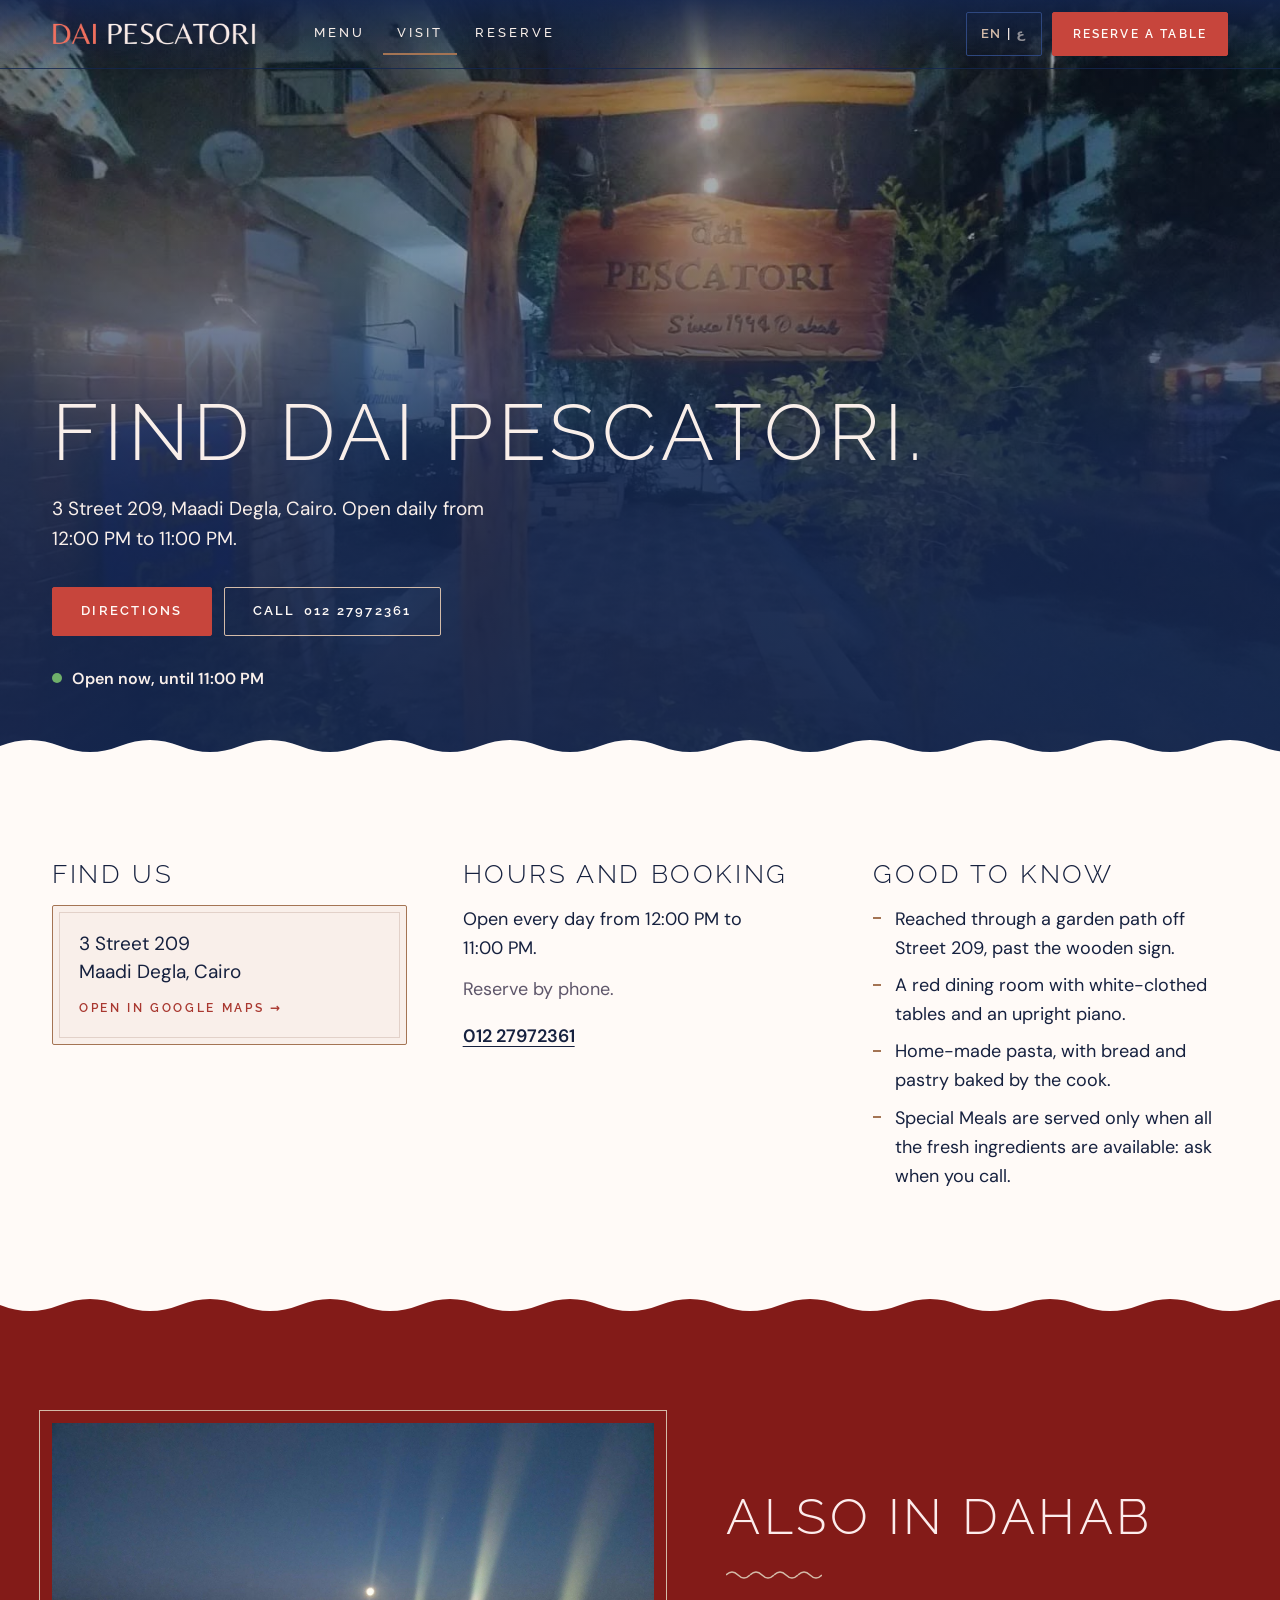
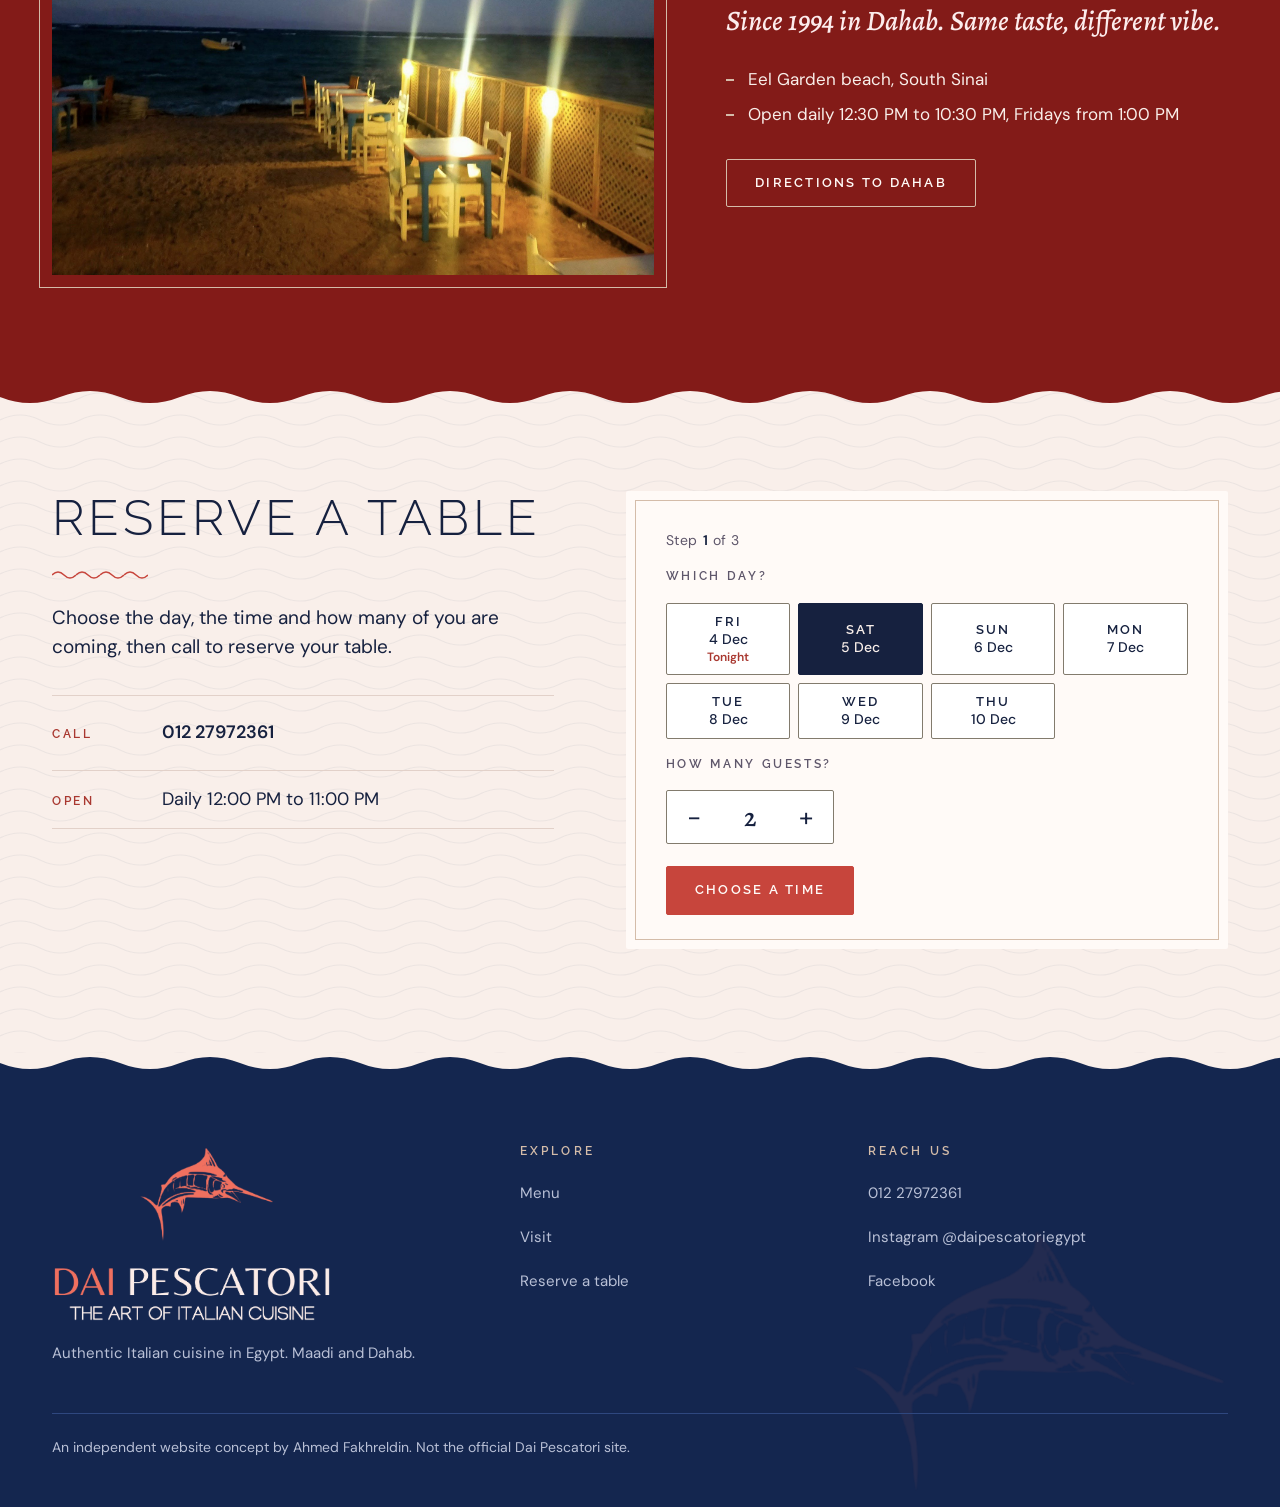
<file: visit.html>
<!doctype html>
<html lang="en"><head><meta charset="utf-8"><meta name="viewport" content="width=device-width,initial-scale=1">
<title>Visit | Dai Pescatori</title>
<meta name="description" content="Where to find Dai Pescatori in Maadi, Cairo: address, hours, phone and directions."><meta name="theme-color" content="#14264F"><meta name="robots" content="noindex">
<meta property="og:type" content="website"><meta property="og:site_name" content="Dai Pescatori"><meta property="og:title" content="Visit | Dai Pescatori"><meta property="og:description" content="Where to find Dai Pescatori in Maadi, Cairo: address, hours, phone and directions."><meta property="og:image" content="https://ahmedfakhr1.github.io/daipescatori-preview/img/dai/og.jpg"><meta property="og:image:width" content="1200"><meta property="og:image:height" content="630"><meta property="og:url" content="https://ahmedfakhr1.github.io/daipescatori-preview/visit.html">
<meta name="twitter:card" content="summary_large_image"><meta name="twitter:title" content="Visit | Dai Pescatori"><meta name="twitter:description" content="Where to find Dai Pescatori in Maadi, Cairo: address, hours, phone and directions."><meta name="twitter:image" content="https://ahmedfakhr1.github.io/daipescatori-preview/img/dai/og.jpg">
<link rel="icon" type="image/png" href="img/dai/icon.png"><link rel="apple-touch-icon" href="img/dai/icon.png">
<script>(function(d){var s=d.documentElement;s.classList.add("js");try{if(localStorage.getItem("nx-lang")==="ar"){s.lang="ar";s.dir="rtl"}if(false&&!sessionStorage.getItem("nx-arr")&&!/nocurtain/.test(location.search)&&!matchMedia("(prefers-reduced-motion: reduce)").matches){s.classList.add("arrive");sessionStorage.setItem("nx-arr","1")}}catch(x){}})(document)</script>
<link rel="preload" as="font" type="font/woff2" href="fonts/8a73a67db6b1.woff2" crossorigin><link rel="preload" as="font" type="font/woff2" href="fonts/25463e0ba083.woff2" crossorigin><link rel="preload" as="font" type="font/woff2" href="fonts/40fe3cf77260.woff2" crossorigin><link rel="preload" as="font" type="font/woff2" href="fonts/faccb37f7131.woff2" crossorigin><style>html.fl body{opacity:0}body{transition:opacity .25s ease}</style><script>(function(d){var h=d.documentElement;h.classList.add("fl");var done=function(){h.classList.remove("fl")};setTimeout(done,1200);try{var p=["400 1em \"Raleway\"", "400 1em \"DM Sans\"", "400 1em \"Alegreya\""].map(function(f){return d.fonts.load(f)});if(h.lang==="ar")[["600 1em \"Cairo\"", "ع"], ["400 1em \"IBM Plex Sans Arabic\"", "ع"]].forEach(function(a){p.push(d.fonts.load(a[0],a[1]))});Promise.all(p).then(done,done)}catch(e){done()}})(document)</script><link rel="stylesheet" href="fonts.css"><link rel="stylesheet" href="site.css"></head><body data-open="720" data-close="1380" data-open-text="Open now, until 11:00 PM" data-closed-text="Closed now, opens at 12:00 PM" data-open-text-ar="مفتوح الآن حتى 11:00 مساءً" data-closed-text-ar="مغلق الآن، نفتح الساعة 12:00 ظهراً" data-wa="">
<a class="skip" href="#main" data-ar="انتقل إلى المحتوى">Skip to content</a><header class="hdr hdr--over"><div class="wrap">
 <a class="brand" href="index.html" aria-label="Dai Pescatori, home"><img src="img/dai/mark-cream.png" alt="Dai Pescatori" width="204" height="24"></a>
 <nav class="nav" aria-label="Main"><a href="menu.html" data-ar="القائمة">Menu</a><a href="visit.html" aria-current="page" data-ar="زيارتنا">Visit</a><a href="index.html#reserve" data-ar="احجز">Reserve</a></nav>
 <div class="hr"><button class="lang js-lang" type="button" aria-label="العربية"><span class="l-en">EN</span> | <span class="l-ar">ع</span></button><a class="btn sm" href="index.html#reserve" data-ar="احجز طاولة">Reserve a table</a></div>
 <button class="burger" type="button" aria-expanded="false" aria-controls="mnav" aria-label="Open menu"><i></i><i></i><i></i></button>
</div></header>
<nav class="mnav" id="mnav" aria-label="Menu"><a href="menu.html" data-ar="القائمة">Menu</a><a href="visit.html" data-ar="زيارتنا">Visit</a><a href="index.html#reserve" data-ar="احجز طاولة">Reserve a table</a><a href="https://www.instagram.com/daipescatoriegypt/" target="_blank" rel="noopener" data-ar="إنستجرام">Instagram</a>
 <button class="lang js-lang mlang" type="button" aria-label="العربية"><span class="l-en">EN</span> | <span class="l-ar">ع</span></button></nav>
<main id="main">
<section class="vhero"><div class="vbg"><img src="img/dai/full/garden-sign-night.jpg" alt="" width="1440" height="1080" fetchpriority="high" style="object-position:50% 38%"></div><div class="wrap">
 <div class="copy">
  <h1><span data-ar="الطريق إلى داي بسكاتوري.">Find Dai Pescatori.</span></h1>
  <p class="lead" data-ar="3 شارع 209، دجلة المعادي، القاهرة. نفتح يومياً من 12:00 ظهراً حتى 11:00 مساءً.">3 Street 209, Maadi Degla, Cairo. Open daily from 12:00 PM to 11:00 PM.</p>
  <div class="cta"><a class="btn" href="https://www.google.com/maps/place/Dai+Pescatori/@29.9574828,31.2711812,17z" target="_blank" rel="noopener" data-ar="الاتجاهات">Directions</a><a class="btn ghost" href="tel:+201227972361"><span data-ar="اتصل">Call</span> <bdi>012 27972361</bdi></a></div>
  <p class="status js-status" data-ar="مفتوح يومياً من 12:00 ظهراً حتى 11:00 مساءً">Open daily 12:00 PM to 11:00 PM</p>
 </div>
</div></section>

<section class="sec info"><div class="wrap vgrid">
 <div><h3 data-ar="موقعنا">Find us</h3>
  <a class="mapcard" href="https://www.google.com/maps/place/Dai+Pescatori/@29.9574828,31.2711812,17z" target="_blank" rel="noopener"><span class="addr"><span data-ar="3 شارع 209">3 Street 209</span><br><span data-ar="دجلة المعادي، القاهرة">Maadi Degla, Cairo</span></span><span class="go" data-ar="افتح في خرائط جوجل">Open in Google Maps</span></a></div>
 <div><h3 data-ar="المواعيد والحجز">Hours and booking</h3>
  <p data-ar="مفتوح كل يوم من 12:00 ظهراً حتى 11:00 مساءً.">Open every day from 12:00 PM to 11:00 PM.</p>
  <p class="soft" data-ar="الحجز عن طريق الهاتف.">Reserve by phone.</p>
  <p><a class="lnk" href="tel:+201227972361">012 27972361</a></p></div>
 <div><h3 data-ar="معلومات مفيدة">Good to know</h3>
  <ul><li data-ar="تصل إلى المطعم عبر ممر حديقة من شارع 209، بعد اللافتة الخشبية.">Reached through a garden path off Street 209, past the wooden sign.</li><li data-ar="صالة طعام حمراء بطاولات مغطاة بمفارش بيضاء وبيانو عمودي.">A red dining room with white-clothed tables and an upright piano.</li><li data-ar="باستا من صنعنا، وخبز ومعجنات يخبزها الطاهي.">Home-made pasta, with bread and pastry baked by the cook.</li><li data-ar="الأطباق الخاصة تُقدَّم فقط عند توفر كل المكونات الطازجة، فاسأل عند الاتصال.">Special Meals are served only when all the fresh ingredients are available: ask when you call.</li></ul></div>
</div></section>

<section class="also" id="also"><div class="wrap">
 <div class="al-fig"><figure class="al-main rv"><img src="img/dai/full/dahab-beach-night.jpg" alt="Tables on the sand at Dai Pescatori in Dahab at night, a lit railing and the moon over the sea" width="2000" height="1500" loading="lazy" decoding="async" style="object-position:50% 50%"></figure></div>
 <div class="al-copy">
  <h2 class="rv" data-ar="وكمان في دهب">Also in Dahab</h2><span class="rule"></span>
  <p class="lead rv" style="--d:.1s" data-ar="منذ 1994 في دهب. نفس الطعم، وأجواء مختلفة.">Since 1994 in Dahab. Same taste, different vibe.</p>
  <ul class="al-list rv" style="--d:.18s"><li data-ar="شاطئ إيل جاردن، جنوب سيناء">Eel Garden beach, South Sinai</li><li data-ar="مفتوح يومياً من 12:30 ظهراً حتى 10:30 مساءً، والجمعة من 1:00 ظهراً">Open daily 12:30 PM to 10:30 PM, Fridays from 1:00 PM</li></ul>
  <div class="cta rv" style="--d:.3s"><a class="btn ghost" href="https://www.google.com/maps/place/Dai+Pescatori/@28.5060254,34.5196904,17z" target="_blank" rel="noopener" data-ar="الاتجاهات إلى دهب">Directions to Dahab</a></div>
 </div>
</div></section>

<section class="sec reserve" id="reserve"><svg class="marble" viewBox="0 0 1600 900" preserveAspectRatio="xMidYMid slice" aria-hidden="true" focusable="false"><path d="M571.6,-20.0 Q637.3,67.9 658.5,111.7 Q679.7,155.5 692.1,209.7 Q704.5,263.9 711.0,312.4 Q717.5,360.9 733.2,411.7 Q749.0,462.5 781.8,505.1 Q814.7,547.7 863.4,571.1 Q912.1,594.6 950.3,629.1 Q988.6,663.6 1016.8,700.8 Q1045.0,738.0 1060.9,792.2 Q1076.7,846.4 1091.6,886.3" fill="none" stroke="#CBC5BA" stroke-width="13.8" stroke-opacity=".16" stroke-linecap="round"/><path d="M571.6,-20.0 Q637.3,67.9 658.5,111.7 Q679.7,155.5 692.1,209.7 Q704.5,263.9 711.0,312.4 Q717.5,360.9 733.2,411.7 Q749.0,462.5 781.8,505.1 Q814.7,547.7 863.4,571.1 Q912.1,594.6 950.3,629.1 Q988.6,663.6 1016.8,700.8 Q1045.0,738.0 1060.9,792.2 Q1076.7,846.4 1091.6,886.3" fill="none" stroke="#9D968A" stroke-width="1.28" stroke-opacity="0.41" stroke-linecap="round"/><path d="M189.6,-20.0 Q129.1,46.2 92.5,82.6 Q55.9,119.1 19.7,146.9 Q-16.5,174.7 -42.7,221.7 Q-68.9,268.6 -95.9,313.7 Q-122.9,358.8 -162.0,392.2 Q-201.2,425.6 -220.9,461.6 Q-240.6,497.5 -283.6,537.1 Q-326.6,576.7 -352.2,614.6 Q-377.9,652.5 -417.0,692.1 Q-456.2,731.7 -494.1,769.3" fill="none" stroke="#CBC5BA" stroke-width="23.4" stroke-opacity=".16" stroke-linecap="round"/><path d="M189.6,-20.0 Q129.1,46.2 92.5,82.6 Q55.9,119.1 19.7,146.9 Q-16.5,174.7 -42.7,221.7 Q-68.9,268.6 -95.9,313.7 Q-122.9,358.8 -162.0,392.2 Q-201.2,425.6 -220.9,461.6 Q-240.6,497.5 -283.6,537.1 Q-326.6,576.7 -352.2,614.6 Q-377.9,652.5 -417.0,692.1 Q-456.2,731.7 -494.1,769.3" fill="none" stroke="#9D968A" stroke-width="0.87" stroke-opacity="0.38" stroke-linecap="round"/><path d="M1248.2,-20.0 Q1234.9,97.7 1236.7,151.4 Q1238.5,205.1 1251.5,250.6 Q1264.5,296.1 1259.0,353.4 Q1253.4,410.7 1235.9,453.0 Q1218.5,495.2 1216.5,538.8 Q1214.5,582.4 1207.3,626.4 Q1200.0,670.5 1190.2,715.9 Q1180.3,761.3 1179.2,803.6 Q1178.1,846.0 1156.8,896.0 Q1135.5,946.0 1113.3,999.9" fill="none" stroke="#CBC5BA" stroke-width="22.4" stroke-opacity=".16" stroke-linecap="round"/><path d="M1248.2,-20.0 Q1234.9,97.7 1236.7,151.4 Q1238.5,205.1 1251.5,250.6 Q1264.5,296.1 1259.0,353.4 Q1253.4,410.7 1235.9,453.0 Q1218.5,495.2 1216.5,538.8 Q1214.5,582.4 1207.3,626.4 Q1200.0,670.5 1190.2,715.9 Q1180.3,761.3 1179.2,803.6 Q1178.1,846.0 1156.8,896.0 Q1135.5,946.0 1113.3,999.9" fill="none" stroke="#9D968A" stroke-width="1.50" stroke-opacity="0.29" stroke-linecap="round"/><path d="M971.9,-20.0 Q913.0,68.0 893.3,120.4 Q873.6,172.8 872.5,224.7 Q871.5,276.6 876.7,334.8 Q882.0,392.9 871.8,435.0 Q861.5,477.0 835.7,527.1 Q809.9,577.1 777.4,614.4 Q744.8,651.7 710.2,695.7 Q675.6,739.6 654.3,787.0 Q633.0,834.5 623.5,882.8 Q614.0,931.1 619.7,989.6" fill="none" stroke="#CBC5BA" stroke-width="21.4" stroke-opacity=".16" stroke-linecap="round"/><path d="M971.9,-20.0 Q913.0,68.0 893.3,120.4 Q873.6,172.8 872.5,224.7 Q871.5,276.6 876.7,334.8 Q882.0,392.9 871.8,435.0 Q861.5,477.0 835.7,527.1 Q809.9,577.1 777.4,614.4 Q744.8,651.7 710.2,695.7 Q675.6,739.6 654.3,787.0 Q633.0,834.5 623.5,882.8 Q614.0,931.1 619.7,989.6" fill="none" stroke="#9D968A" stroke-width="0.66" stroke-opacity="0.46" stroke-linecap="round"/><path d="M1215.6,-20.0 Q1231.0,67.1 1226.2,114.2 Q1221.4,161.3 1230.6,205.2 Q1239.8,249.1 1232.7,291.7 Q1225.6,334.3 1212.4,373.6 Q1199.1,412.8 1176.8,448.4 Q1154.4,484.0 1116.9,520.5 Q1079.5,556.9 1055.8,603.3 Q1032.1,649.6 1002.3,691.8 Q972.6,734.0 941.3,765.2 Q910.1,796.4 869.5,837.0" fill="none" stroke="#CBC5BA" stroke-width="21.8" stroke-opacity=".16" stroke-linecap="round"/><path d="M1215.6,-20.0 Q1231.0,67.1 1226.2,114.2 Q1221.4,161.3 1230.6,205.2 Q1239.8,249.1 1232.7,291.7 Q1225.6,334.3 1212.4,373.6 Q1199.1,412.8 1176.8,448.4 Q1154.4,484.0 1116.9,520.5 Q1079.5,556.9 1055.8,603.3 Q1032.1,649.6 1002.3,691.8 Q972.6,734.0 941.3,765.2 Q910.1,796.4 869.5,837.0" fill="none" stroke="#9D968A" stroke-width="1.08" stroke-opacity="0.44" stroke-linecap="round"/><path d="M43.8,-20.0 Q97.0,88.0 115.6,133.0 Q134.3,177.9 138.4,225.1 Q142.5,272.3 155.5,314.8 Q168.5,357.3 187.6,408.0 Q206.8,458.6 242.7,496.5 Q278.6,534.4 294.2,588.8 Q309.9,643.2 309.6,697.1 Q309.3,750.9 290.4,807.4 Q271.5,864.0 263.2,919.0 Q255.0,974.1 254.2,1032.1" fill="none" stroke="#CBC5BA" stroke-width="16.1" stroke-opacity=".16" stroke-linecap="round"/><path d="M43.8,-20.0 Q97.0,88.0 115.6,133.0 Q134.3,177.9 138.4,225.1 Q142.5,272.3 155.5,314.8 Q168.5,357.3 187.6,408.0 Q206.8,458.6 242.7,496.5 Q278.6,534.4 294.2,588.8 Q309.9,643.2 309.6,697.1 Q309.3,750.9 290.4,807.4 Q271.5,864.0 263.2,919.0 Q255.0,974.1 254.2,1032.1" fill="none" stroke="#9D968A" stroke-width="1.18" stroke-opacity="0.48" stroke-linecap="round"/><path d="M769.0,-20.0 Q782.9,70.1 782.0,115.0 Q781.0,159.9 766.3,208.8 Q751.6,257.6 750.5,303.3 Q749.4,348.9 759.7,393.6 Q770.1,438.4 798.3,491.5 Q826.5,544.7 855.9,585.9 Q885.4,627.1 902.4,675.1 Q919.4,723.1 957.0,761.9 Q994.6,800.7 1009.8,851.4 Q1024.9,902.2 1052.3,938.7" fill="none" stroke="#CBC5BA" stroke-width="14.5" stroke-opacity=".16" stroke-linecap="round"/><path d="M769.0,-20.0 Q782.9,70.1 782.0,115.0 Q781.0,159.9 766.3,208.8 Q751.6,257.6 750.5,303.3 Q749.4,348.9 759.7,393.6 Q770.1,438.4 798.3,491.5 Q826.5,544.7 855.9,585.9 Q885.4,627.1 902.4,675.1 Q919.4,723.1 957.0,761.9 Q994.6,800.7 1009.8,851.4 Q1024.9,902.2 1052.3,938.7" fill="none" stroke="#9D968A" stroke-width="0.79" stroke-opacity="0.37" stroke-linecap="round"/><path d="M9.2,-20.0 Q-41.4,75.6 -82.8,112.6 Q-124.2,149.7 -153.1,191.7 Q-182.1,233.7 -234.5,260.0 Q-286.9,286.3 -347.0,306.7 Q-407.1,327.1 -445.1,347.3 Q-483.0,367.5 -531.2,384.2 Q-579.4,400.8 -614.8,427.1 Q-650.1,453.3 -688.4,477.9 Q-726.6,502.6 -784.5,520.0 Q-842.4,537.4 -889.2,557.4" fill="none" stroke="#CBC5BA" stroke-width="23.3" stroke-opacity=".16" stroke-linecap="round"/><path d="M9.2,-20.0 Q-41.4,75.6 -82.8,112.6 Q-124.2,149.7 -153.1,191.7 Q-182.1,233.7 -234.5,260.0 Q-286.9,286.3 -347.0,306.7 Q-407.1,327.1 -445.1,347.3 Q-483.0,367.5 -531.2,384.2 Q-579.4,400.8 -614.8,427.1 Q-650.1,453.3 -688.4,477.9 Q-726.6,502.6 -784.5,520.0 Q-842.4,537.4 -889.2,557.4" fill="none" stroke="#9D968A" stroke-width="1.61" stroke-opacity="0.48" stroke-linecap="round"/><path d="M838.0,-20.0 Q823.5,66.3 800.1,105.7 Q776.8,145.0 755.9,188.9 Q735.1,232.8 719.5,273.0 Q704.0,313.3 682.0,362.5 Q660.1,411.7 618.2,444.5 Q576.2,477.3 537.5,499.3 Q498.9,521.2 464.7,552.8 Q430.6,584.3 387.3,624.9 Q343.9,665.5 311.8,704.2 Q279.6,742.9 235.6,774.0" fill="none" stroke="#CBC5BA" stroke-width="13.5" stroke-opacity=".16" stroke-linecap="round"/><path d="M838.0,-20.0 Q823.5,66.3 800.1,105.7 Q776.8,145.0 755.9,188.9 Q735.1,232.8 719.5,273.0 Q704.0,313.3 682.0,362.5 Q660.1,411.7 618.2,444.5 Q576.2,477.3 537.5,499.3 Q498.9,521.2 464.7,552.8 Q430.6,584.3 387.3,624.9 Q343.9,665.5 311.8,704.2 Q279.6,742.9 235.6,774.0" fill="none" stroke="#9D968A" stroke-width="1.64" stroke-opacity="0.44" stroke-linecap="round"/></svg><div class="wrap">
 <div class="rcopy">
  <h2 data-ar="احجز طاولة">Reserve a table</h2><span class="rule"></span>
  <p class="lead" data-ar="اختر اليوم والوقت وعدد الضيوف، ثم اتصل لحجز طاولتك.">Choose the day, the time and how many of you are coming, then call to reserve your table.</p>
  <ul class="ways"><li><span data-ar="اتصل">Call</span><a href="tel:+201227972361">012 27972361</a></li><li><span data-ar="المواعيد">Open</span><i data-ar="يومياً من 12:00 ظهراً حتى 11:00 مساءً" style="font-style:normal">Daily 12:00 PM to 11:00 PM</i></li></ul>
 </div>
 <form class="rform rflow js-rflow" id="rform" novalidate data-from="720" data-to="1290" data-mode="call">
  <p class="rstep" aria-live="polite"><span class="js-stepl">Step</span> <b class="js-stepno">1</b> <span class="js-stepof">of</span> 3</p>
  <div class="rpane" data-step="1">
   <p class="rlab" data-ar="أي يوم؟">Which day?</p>
   <div class="chiprow js-days" role="group" aria-label="Day"></div>
   <p class="rlab" data-ar="كم عدد الضيوف؟">How many guests?</p>
   <div class="stepper"><button type="button" class="js-minus" aria-label="Fewer guests">&minus;</button><output class="js-gn" aria-live="polite">2</output><button type="button" class="js-plus" aria-label="More guests">+</button></div>
   <div class="rnav"><button class="btn js-to2" type="button" data-ar="اختر الوقت">Choose a time</button></div>
  </div>
  <div class="rpane" data-step="2" hidden>
   <p class="rlab" data-ar="ما الوقت المناسب؟">What time?</p>
   <div class="chiprow js-times" role="group" aria-label="Time"></div>
   <p class="rerr js-nofree" hidden></p>
   <div class="rnav"><button class="btn ghost back" type="button" data-ar="رجوع">Back</button><button class="btn js-to3" type="button" disabled data-ar="متابعة">Continue</button></div>
  </div>
  <div class="rpane" data-step="3" hidden>
   <p class="rsum js-sum" aria-live="polite"></p>
   <div class="two"><div class="fld"><label for="rf-name" data-ar="الاسم">Name</label><input id="rf-name" name="name" autocomplete="name" required></div><div class="fld"><label for="rf-phone" data-ar="الهاتف">Phone</label><input id="rf-phone" name="phone" type="tel" autocomplete="tel" inputmode="tel" required></div></div>
   <div class="chiprow oc" role="group" aria-label="Occasion"><button type="button" class="ochip" aria-pressed="false" data-v="Birthday" data-ar="عيد ميلاد">Birthday</button><button type="button" class="ochip" aria-pressed="false" data-v="Anniversary" data-ar="ذكرى سنوية">Anniversary</button><button type="button" class="ochip" aria-pressed="false" data-v="Business" data-ar="عمل">Business</button></div>
   <div class="fld"><label for="rf-notes" data-ar="مناسبة أو ملاحظات (اختياري)">Occasion or notes (optional)</label><textarea id="rf-notes" name="notes" rows="2"></textarea></div>
   <p class="rerr" id="rf-err" role="alert" hidden></p>
   <div class="rnav"><button class="btn ghost back" type="button" data-ar="رجوع">Back</button><button class="btn js-send" type="submit">Send request</button></div>
   <p class="fine" data-ar="لا يُرسل أي شيء من هذه الصفحة. اتصل بالمطعم لحجز طاولتك.">Nothing is sent from this page. Call the restaurant to reserve your table.</p>
   <a class="js-mail" href="tel:+201227972361" hidden tabindex="-1" aria-hidden="true">call</a>
  </div>
    <div class="rdone js-done" hidden>
   <p class="rsum js-donesum" aria-live="polite"></p>
   <p class="js-donehint"></p>
   <div class="rnav"><a class="btn" href="tel:+201227972361"><span data-ar="اتصل">Call</span> <bdi>012 27972361</bdi></a><button class="btn ghost js-edit" type="button" data-ar="تعديل الطلب">Change request</button></div>
  </div>

  <noscript><p class="fine">Please call 012 27972361 to book.</p></noscript>
 </form>
</div></section>
</main><footer class="ftr"><div class="wrap">
 <div><img src="img/dai/logo-cream.png" alt="Dai Pescatori, the art of Italian cuisine" width="400" height="255"><p style="margin-top:18px" data-ar="مطبخ إيطالي أصيل في مصر. المعادي ودهب.">Authentic Italian cuisine in Egypt. Maadi and Dahab.</p></div>
 <div><h4 data-ar="تصفّح">Explore</h4><ul><li><a href="menu.html" data-ar="القائمة">Menu</a></li><li><a href="visit.html" data-ar="زيارتنا">Visit</a></li><li><a href="index.html#reserve" data-ar="احجز طاولة">Reserve a table</a></li></ul></div>
 <div><h4 data-ar="تواصل معنا">Reach us</h4><ul><li><a href="tel:+201227972361">012 27972361</a></li><li><a href="https://www.instagram.com/daipescatoriegypt/" target="_blank" rel="noopener">Instagram @daipescatoriegypt</a></li><li><a href="https://www.facebook.com/DaiPescatoriRestaurant/" target="_blank" rel="noopener">Facebook</a></li></ul></div>
 <p class="fine" data-ar="فكرة موقع مستقلة من أحمد فخر الدين، وليست الموقع الرسمي لداي بسكاتوري.">An independent website concept by Ahmed Fakhreldin. Not the official Dai Pescatori site.</p>
</div></footer><nav class="mbar" aria-label="Quick actions"><a class="main" href="index.html#reserve" data-ar="احجز">Reserve</a><a href="menu.html" data-ar="القائمة">Menu</a><a href="tel:+201227972361" data-ar="اتصل">Call</a></nav><div class="toast" role="status" aria-live="polite"></div><script src="app.js"></script></body></html>
</file>
<file: fonts.css>
/* latin-ext */
@font-face {
  font-family: 'Antonio';
  font-style: normal;
  font-weight: 300;
  font-display: block;
  src: url(fonts/c0c201a4a9ea.woff2) format('woff2');
  unicode-range: U+0100-02BA, U+02BD-02C5, U+02C7-02CC, U+02CE-02D7, U+02DD-02FF, U+0304, U+0308, U+0329, U+1D00-1DBF, U+1E00-1E9F, U+1EF2-1EFF, U+2020, U+20A0-20AB, U+20AD-20C0, U+2113, U+2C60-2C7F, U+A720-A7FF;
}
/* latin */
@font-face {
  font-family: 'Antonio';
  font-style: normal;
  font-weight: 300;
  font-display: block;
  src: url(fonts/6b497ad16e94.woff2) format('woff2');
  unicode-range: U+0000-00FF, U+0131, U+0152-0153, U+02BB-02BC, U+02C6, U+02DA, U+02DC, U+0304, U+0308, U+0329, U+2000-206F, U+20AC, U+2122, U+2191, U+2193, U+2212, U+2215, U+FEFF, U+FFFD;
}
/* latin-ext */
@font-face {
  font-family: 'Antonio';
  font-style: normal;
  font-weight: 400;
  font-display: block;
  src: url(fonts/c0c201a4a9ea.woff2) format('woff2');
  unicode-range: U+0100-02BA, U+02BD-02C5, U+02C7-02CC, U+02CE-02D7, U+02DD-02FF, U+0304, U+0308, U+0329, U+1D00-1DBF, U+1E00-1E9F, U+1EF2-1EFF, U+2020, U+20A0-20AB, U+20AD-20C0, U+2113, U+2C60-2C7F, U+A720-A7FF;
}
/* latin */
@font-face {
  font-family: 'Antonio';
  font-style: normal;
  font-weight: 400;
  font-display: block;
  src: url(fonts/6b497ad16e94.woff2) format('woff2');
  unicode-range: U+0000-00FF, U+0131, U+0152-0153, U+02BB-02BC, U+02C6, U+02DA, U+02DC, U+0304, U+0308, U+0329, U+2000-206F, U+20AC, U+2122, U+2191, U+2193, U+2212, U+2215, U+FEFF, U+FFFD;
}
/* latin-ext */
@font-face {
  font-family: 'Antonio';
  font-style: normal;
  font-weight: 500;
  font-display: block;
  src: url(fonts/c0c201a4a9ea.woff2) format('woff2');
  unicode-range: U+0100-02BA, U+02BD-02C5, U+02C7-02CC, U+02CE-02D7, U+02DD-02FF, U+0304, U+0308, U+0329, U+1D00-1DBF, U+1E00-1E9F, U+1EF2-1EFF, U+2020, U+20A0-20AB, U+20AD-20C0, U+2113, U+2C60-2C7F, U+A720-A7FF;
}
/* latin */
@font-face {
  font-family: 'Antonio';
  font-style: normal;
  font-weight: 500;
  font-display: block;
  src: url(fonts/6b497ad16e94.woff2) format('woff2');
  unicode-range: U+0000-00FF, U+0131, U+0152-0153, U+02BB-02BC, U+02C6, U+02DA, U+02DC, U+0304, U+0308, U+0329, U+2000-206F, U+20AC, U+2122, U+2191, U+2193, U+2212, U+2215, U+FEFF, U+FFFD;
}
/* latin-ext */
@font-face {
  font-family: 'Antonio';
  font-style: normal;
  font-weight: 600;
  font-display: block;
  src: url(fonts/c0c201a4a9ea.woff2) format('woff2');
  unicode-range: U+0100-02BA, U+02BD-02C5, U+02C7-02CC, U+02CE-02D7, U+02DD-02FF, U+0304, U+0308, U+0329, U+1D00-1DBF, U+1E00-1E9F, U+1EF2-1EFF, U+2020, U+20A0-20AB, U+20AD-20C0, U+2113, U+2C60-2C7F, U+A720-A7FF;
}
/* latin */
@font-face {
  font-family: 'Antonio';
  font-style: normal;
  font-weight: 600;
  font-display: block;
  src: url(fonts/6b497ad16e94.woff2) format('woff2');
  unicode-range: U+0000-00FF, U+0131, U+0152-0153, U+02BB-02BC, U+02C6, U+02DA, U+02DC, U+0304, U+0308, U+0329, U+2000-206F, U+20AC, U+2122, U+2191, U+2193, U+2212, U+2215, U+FEFF, U+FFFD;
}
/* cyrillic-ext */
@font-face {
  font-family: 'Hanken Grotesk';
  font-style: normal;
  font-weight: 400;
  font-display: block;
  src: url(fonts/00849f11728e.woff2) format('woff2');
  unicode-range: U+0460-052F, U+1C80-1C8A, U+20B4, U+2DE0-2DFF, U+A640-A69F, U+FE2E-FE2F;
}
/* vietnamese */
@font-face {
  font-family: 'Hanken Grotesk';
  font-style: normal;
  font-weight: 400;
  font-display: block;
  src: url(fonts/e98c510959ab.woff2) format('woff2');
  unicode-range: U+0102-0103, U+0110-0111, U+0128-0129, U+0168-0169, U+01A0-01A1, U+01AF-01B0, U+0300-0301, U+0303-0304, U+0308-0309, U+0323, U+0329, U+1EA0-1EF9, U+20AB;
}
/* latin-ext */
@font-face {
  font-family: 'Hanken Grotesk';
  font-style: normal;
  font-weight: 400;
  font-display: block;
  src: url(fonts/af150b918157.woff2) format('woff2');
  unicode-range: U+0100-02BA, U+02BD-02C5, U+02C7-02CC, U+02CE-02D7, U+02DD-02FF, U+0304, U+0308, U+0329, U+1D00-1DBF, U+1E00-1E9F, U+1EF2-1EFF, U+2020, U+20A0-20AB, U+20AD-20C0, U+2113, U+2C60-2C7F, U+A720-A7FF;
}
/* latin */
@font-face {
  font-family: 'Hanken Grotesk';
  font-style: normal;
  font-weight: 400;
  font-display: block;
  src: url(fonts/60503460da53.woff2) format('woff2');
  unicode-range: U+0000-00FF, U+0131, U+0152-0153, U+02BB-02BC, U+02C6, U+02DA, U+02DC, U+0304, U+0308, U+0329, U+2000-206F, U+20AC, U+2122, U+2191, U+2193, U+2212, U+2215, U+FEFF, U+FFFD;
}
/* cyrillic-ext */
@font-face {
  font-family: 'Hanken Grotesk';
  font-style: normal;
  font-weight: 500;
  font-display: block;
  src: url(fonts/00849f11728e.woff2) format('woff2');
  unicode-range: U+0460-052F, U+1C80-1C8A, U+20B4, U+2DE0-2DFF, U+A640-A69F, U+FE2E-FE2F;
}
/* vietnamese */
@font-face {
  font-family: 'Hanken Grotesk';
  font-style: normal;
  font-weight: 500;
  font-display: block;
  src: url(fonts/e98c510959ab.woff2) format('woff2');
  unicode-range: U+0102-0103, U+0110-0111, U+0128-0129, U+0168-0169, U+01A0-01A1, U+01AF-01B0, U+0300-0301, U+0303-0304, U+0308-0309, U+0323, U+0329, U+1EA0-1EF9, U+20AB;
}
/* latin-ext */
@font-face {
  font-family: 'Hanken Grotesk';
  font-style: normal;
  font-weight: 500;
  font-display: block;
  src: url(fonts/af150b918157.woff2) format('woff2');
  unicode-range: U+0100-02BA, U+02BD-02C5, U+02C7-02CC, U+02CE-02D7, U+02DD-02FF, U+0304, U+0308, U+0329, U+1D00-1DBF, U+1E00-1E9F, U+1EF2-1EFF, U+2020, U+20A0-20AB, U+20AD-20C0, U+2113, U+2C60-2C7F, U+A720-A7FF;
}
/* latin */
@font-face {
  font-family: 'Hanken Grotesk';
  font-style: normal;
  font-weight: 500;
  font-display: block;
  src: url(fonts/60503460da53.woff2) format('woff2');
  unicode-range: U+0000-00FF, U+0131, U+0152-0153, U+02BB-02BC, U+02C6, U+02DA, U+02DC, U+0304, U+0308, U+0329, U+2000-206F, U+20AC, U+2122, U+2191, U+2193, U+2212, U+2215, U+FEFF, U+FFFD;
}
/* cyrillic-ext */
@font-face {
  font-family: 'Hanken Grotesk';
  font-style: normal;
  font-weight: 600;
  font-display: block;
  src: url(fonts/00849f11728e.woff2) format('woff2');
  unicode-range: U+0460-052F, U+1C80-1C8A, U+20B4, U+2DE0-2DFF, U+A640-A69F, U+FE2E-FE2F;
}
/* vietnamese */
@font-face {
  font-family: 'Hanken Grotesk';
  font-style: normal;
  font-weight: 600;
  font-display: block;
  src: url(fonts/e98c510959ab.woff2) format('woff2');
  unicode-range: U+0102-0103, U+0110-0111, U+0128-0129, U+0168-0169, U+01A0-01A1, U+01AF-01B0, U+0300-0301, U+0303-0304, U+0308-0309, U+0323, U+0329, U+1EA0-1EF9, U+20AB;
}
/* latin-ext */
@font-face {
  font-family: 'Hanken Grotesk';
  font-style: normal;
  font-weight: 600;
  font-display: block;
  src: url(fonts/af150b918157.woff2) format('woff2');
  unicode-range: U+0100-02BA, U+02BD-02C5, U+02C7-02CC, U+02CE-02D7, U+02DD-02FF, U+0304, U+0308, U+0329, U+1D00-1DBF, U+1E00-1E9F, U+1EF2-1EFF, U+2020, U+20A0-20AB, U+20AD-20C0, U+2113, U+2C60-2C7F, U+A720-A7FF;
}
/* latin */
@font-face {
  font-family: 'Hanken Grotesk';
  font-style: normal;
  font-weight: 600;
  font-display: block;
  src: url(fonts/60503460da53.woff2) format('woff2');
  unicode-range: U+0000-00FF, U+0131, U+0152-0153, U+02BB-02BC, U+02C6, U+02DA, U+02DC, U+0304, U+0308, U+0329, U+2000-206F, U+20AC, U+2122, U+2191, U+2193, U+2212, U+2215, U+FEFF, U+FFFD;
}
/* cyrillic-ext */
@font-face {
  font-family: 'Hanken Grotesk';
  font-style: normal;
  font-weight: 700;
  font-display: block;
  src: url(fonts/00849f11728e.woff2) format('woff2');
  unicode-range: U+0460-052F, U+1C80-1C8A, U+20B4, U+2DE0-2DFF, U+A640-A69F, U+FE2E-FE2F;
}
/* vietnamese */
@font-face {
  font-family: 'Hanken Grotesk';
  font-style: normal;
  font-weight: 700;
  font-display: block;
  src: url(fonts/e98c510959ab.woff2) format('woff2');
  unicode-range: U+0102-0103, U+0110-0111, U+0128-0129, U+0168-0169, U+01A0-01A1, U+01AF-01B0, U+0300-0301, U+0303-0304, U+0308-0309, U+0323, U+0329, U+1EA0-1EF9, U+20AB;
}
/* latin-ext */
@font-face {
  font-family: 'Hanken Grotesk';
  font-style: normal;
  font-weight: 700;
  font-display: block;
  src: url(fonts/af150b918157.woff2) format('woff2');
  unicode-range: U+0100-02BA, U+02BD-02C5, U+02C7-02CC, U+02CE-02D7, U+02DD-02FF, U+0304, U+0308, U+0329, U+1D00-1DBF, U+1E00-1E9F, U+1EF2-1EFF, U+2020, U+20A0-20AB, U+20AD-20C0, U+2113, U+2C60-2C7F, U+A720-A7FF;
}
/* latin */
@font-face {
  font-family: 'Hanken Grotesk';
  font-style: normal;
  font-weight: 700;
  font-display: block;
  src: url(fonts/60503460da53.woff2) format('woff2');
  unicode-range: U+0000-00FF, U+0131, U+0152-0153, U+02BB-02BC, U+02C6, U+02DA, U+02DC, U+0304, U+0308, U+0329, U+2000-206F, U+20AC, U+2122, U+2191, U+2193, U+2212, U+2215, U+FEFF, U+FFFD;
}
/* vietnamese */
@font-face {
  font-family: 'Newsreader';
  font-style: italic;
  font-weight: 400;
  font-display: block;
  src: url(fonts/bff6159ff1e2.woff2) format('woff2');
  unicode-range: U+0102-0103, U+0110-0111, U+0128-0129, U+0168-0169, U+01A0-01A1, U+01AF-01B0, U+0300-0301, U+0303-0304, U+0308-0309, U+0323, U+0329, U+1EA0-1EF9, U+20AB;
}
/* latin-ext */
@font-face {
  font-family: 'Newsreader';
  font-style: italic;
  font-weight: 400;
  font-display: block;
  src: url(fonts/c62bdcbb62e4.woff2) format('woff2');
  unicode-range: U+0100-02BA, U+02BD-02C5, U+02C7-02CC, U+02CE-02D7, U+02DD-02FF, U+0304, U+0308, U+0329, U+1D00-1DBF, U+1E00-1E9F, U+1EF2-1EFF, U+2020, U+20A0-20AB, U+20AD-20C0, U+2113, U+2C60-2C7F, U+A720-A7FF;
}
/* latin */
@font-face {
  font-family: 'Newsreader';
  font-style: italic;
  font-weight: 400;
  font-display: block;
  src: url(fonts/84f4aa1199c1.woff2) format('woff2');
  unicode-range: U+0000-00FF, U+0131, U+0152-0153, U+02BB-02BC, U+02C6, U+02DA, U+02DC, U+0304, U+0308, U+0329, U+2000-206F, U+20AC, U+2122, U+2191, U+2193, U+2212, U+2215, U+FEFF, U+FFFD;
}
/* vietnamese */
@font-face {
  font-family: 'Newsreader';
  font-style: italic;
  font-weight: 500;
  font-display: block;
  src: url(fonts/bff6159ff1e2.woff2) format('woff2');
  unicode-range: U+0102-0103, U+0110-0111, U+0128-0129, U+0168-0169, U+01A0-01A1, U+01AF-01B0, U+0300-0301, U+0303-0304, U+0308-0309, U+0323, U+0329, U+1EA0-1EF9, U+20AB;
}
/* latin-ext */
@font-face {
  font-family: 'Newsreader';
  font-style: italic;
  font-weight: 500;
  font-display: block;
  src: url(fonts/c62bdcbb62e4.woff2) format('woff2');
  unicode-range: U+0100-02BA, U+02BD-02C5, U+02C7-02CC, U+02CE-02D7, U+02DD-02FF, U+0304, U+0308, U+0329, U+1D00-1DBF, U+1E00-1E9F, U+1EF2-1EFF, U+2020, U+20A0-20AB, U+20AD-20C0, U+2113, U+2C60-2C7F, U+A720-A7FF;
}
/* latin */
@font-face {
  font-family: 'Newsreader';
  font-style: italic;
  font-weight: 500;
  font-display: block;
  src: url(fonts/84f4aa1199c1.woff2) format('woff2');
  unicode-range: U+0000-00FF, U+0131, U+0152-0153, U+02BB-02BC, U+02C6, U+02DA, U+02DC, U+0304, U+0308, U+0329, U+2000-206F, U+20AC, U+2122, U+2191, U+2193, U+2212, U+2215, U+FEFF, U+FFFD;
}
/* vietnamese */
@font-face {
  font-family: 'Newsreader';
  font-style: normal;
  font-weight: 400;
  font-display: block;
  src: url(fonts/9d8627ebf0de.woff2) format('woff2');
  unicode-range: U+0102-0103, U+0110-0111, U+0128-0129, U+0168-0169, U+01A0-01A1, U+01AF-01B0, U+0300-0301, U+0303-0304, U+0308-0309, U+0323, U+0329, U+1EA0-1EF9, U+20AB;
}
/* latin-ext */
@font-face {
  font-family: 'Newsreader';
  font-style: normal;
  font-weight: 400;
  font-display: block;
  src: url(fonts/fcf32aa80be7.woff2) format('woff2');
  unicode-range: U+0100-02BA, U+02BD-02C5, U+02C7-02CC, U+02CE-02D7, U+02DD-02FF, U+0304, U+0308, U+0329, U+1D00-1DBF, U+1E00-1E9F, U+1EF2-1EFF, U+2020, U+20A0-20AB, U+20AD-20C0, U+2113, U+2C60-2C7F, U+A720-A7FF;
}
/* latin */
@font-face {
  font-family: 'Newsreader';
  font-style: normal;
  font-weight: 400;
  font-display: block;
  src: url(fonts/3dbee31a048d.woff2) format('woff2');
  unicode-range: U+0000-00FF, U+0131, U+0152-0153, U+02BB-02BC, U+02C6, U+02DA, U+02DC, U+0304, U+0308, U+0329, U+2000-206F, U+20AC, U+2122, U+2191, U+2193, U+2212, U+2215, U+FEFF, U+FFFD;
}

/* arabic */
/* arabic */
@font-face {
  font-family: 'Cairo';
  font-style: normal;
  font-weight: 400;
  font-display: block;
  src: url(fonts/93eb798906f2.woff2) format('woff2');
  unicode-range: U+0600-06FF, U+0750-077F, U+0870-0891, U+0897-08E1, U+08E3-08FF, U+200C-200E, U+2010-2011, U+204F, U+2E41, U+FB50-FDFF, U+FE70-FE74, U+FE76-FEFC, U+102E0-102FB, U+10E60-10E7E, U+10EC2-10EC7, U+10EC9-10EEE, U+10EF0-10EFF, U+1EE00-1EE03, U+1EE05-1EE1F, U+1EE21-1EE22, U+1EE24, U+1EE27, U+1EE29-1EE32, U+1EE34-1EE37, U+1EE39, U+1EE3B, U+1EE42, U+1EE47, U+1EE49, U+1EE4B, U+1EE4D-1EE4F, U+1EE51-1EE52, U+1EE54, U+1EE57, U+1EE59, U+1EE5B, U+1EE5D, U+1EE5F, U+1EE61-1EE62, U+1EE64, U+1EE67-1EE6A, U+1EE6C-1EE72, U+1EE74-1EE77, U+1EE79-1EE7C, U+1EE7E, U+1EE80-1EE89, U+1EE8B-1EE9B, U+1EEA1-1EEA3, U+1EEA5-1EEA9, U+1EEAB-1EEBB, U+1EEF0-1EEF1;
}
/* latin-ext */
@font-face {
  font-family: 'Cairo';
  font-style: normal;
  font-weight: 400;
  font-display: block;
  src: url(fonts/39475a8bf2c3.woff2) format('woff2');
  unicode-range: U+0100-02BA, U+02BD-02C5, U+02C7-02CC, U+02CE-02D7, U+02DD-02FF, U+0304, U+0308, U+0329, U+1D00-1DBF, U+1E00-1E9F, U+1EF2-1EFF, U+2020, U+20A0-20AB, U+20AD-20C4, U+2113, U+2C60-2C7F, U+A720-A7FF;
}
/* latin */
@font-face {
  font-family: 'Cairo';
  font-style: normal;
  font-weight: 400;
  font-display: block;
  src: url(fonts/e063772311b9.woff2) format('woff2');
  unicode-range: U+0000-00FF, U+0131, U+0152-0153, U+02BB-02BC, U+02C6, U+02DA, U+02DC, U+0304, U+0308, U+0329, U+2000-206F, U+20AC, U+2122, U+2191, U+2193, U+2212, U+2215, U+FEFF, U+FFFD;
}
/* arabic */
@font-face {
  font-family: 'Cairo';
  font-style: normal;
  font-weight: 500;
  font-display: block;
  src: url(fonts/93eb798906f2.woff2) format('woff2');
  unicode-range: U+0600-06FF, U+0750-077F, U+0870-0891, U+0897-08E1, U+08E3-08FF, U+200C-200E, U+2010-2011, U+204F, U+2E41, U+FB50-FDFF, U+FE70-FE74, U+FE76-FEFC, U+102E0-102FB, U+10E60-10E7E, U+10EC2-10EC7, U+10EC9-10EEE, U+10EF0-10EFF, U+1EE00-1EE03, U+1EE05-1EE1F, U+1EE21-1EE22, U+1EE24, U+1EE27, U+1EE29-1EE32, U+1EE34-1EE37, U+1EE39, U+1EE3B, U+1EE42, U+1EE47, U+1EE49, U+1EE4B, U+1EE4D-1EE4F, U+1EE51-1EE52, U+1EE54, U+1EE57, U+1EE59, U+1EE5B, U+1EE5D, U+1EE5F, U+1EE61-1EE62, U+1EE64, U+1EE67-1EE6A, U+1EE6C-1EE72, U+1EE74-1EE77, U+1EE79-1EE7C, U+1EE7E, U+1EE80-1EE89, U+1EE8B-1EE9B, U+1EEA1-1EEA3, U+1EEA5-1EEA9, U+1EEAB-1EEBB, U+1EEF0-1EEF1;
}
/* latin-ext */
@font-face {
  font-family: 'Cairo';
  font-style: normal;
  font-weight: 500;
  font-display: block;
  src: url(fonts/39475a8bf2c3.woff2) format('woff2');
  unicode-range: U+0100-02BA, U+02BD-02C5, U+02C7-02CC, U+02CE-02D7, U+02DD-02FF, U+0304, U+0308, U+0329, U+1D00-1DBF, U+1E00-1E9F, U+1EF2-1EFF, U+2020, U+20A0-20AB, U+20AD-20C4, U+2113, U+2C60-2C7F, U+A720-A7FF;
}
/* latin */
@font-face {
  font-family: 'Cairo';
  font-style: normal;
  font-weight: 500;
  font-display: block;
  src: url(fonts/e063772311b9.woff2) format('woff2');
  unicode-range: U+0000-00FF, U+0131, U+0152-0153, U+02BB-02BC, U+02C6, U+02DA, U+02DC, U+0304, U+0308, U+0329, U+2000-206F, U+20AC, U+2122, U+2191, U+2193, U+2212, U+2215, U+FEFF, U+FFFD;
}
/* arabic */
@font-face {
  font-family: 'Cairo';
  font-style: normal;
  font-weight: 600;
  font-display: block;
  src: url(fonts/93eb798906f2.woff2) format('woff2');
  unicode-range: U+0600-06FF, U+0750-077F, U+0870-0891, U+0897-08E1, U+08E3-08FF, U+200C-200E, U+2010-2011, U+204F, U+2E41, U+FB50-FDFF, U+FE70-FE74, U+FE76-FEFC, U+102E0-102FB, U+10E60-10E7E, U+10EC2-10EC7, U+10EC9-10EEE, U+10EF0-10EFF, U+1EE00-1EE03, U+1EE05-1EE1F, U+1EE21-1EE22, U+1EE24, U+1EE27, U+1EE29-1EE32, U+1EE34-1EE37, U+1EE39, U+1EE3B, U+1EE42, U+1EE47, U+1EE49, U+1EE4B, U+1EE4D-1EE4F, U+1EE51-1EE52, U+1EE54, U+1EE57, U+1EE59, U+1EE5B, U+1EE5D, U+1EE5F, U+1EE61-1EE62, U+1EE64, U+1EE67-1EE6A, U+1EE6C-1EE72, U+1EE74-1EE77, U+1EE79-1EE7C, U+1EE7E, U+1EE80-1EE89, U+1EE8B-1EE9B, U+1EEA1-1EEA3, U+1EEA5-1EEA9, U+1EEAB-1EEBB, U+1EEF0-1EEF1;
}
/* latin-ext */
@font-face {
  font-family: 'Cairo';
  font-style: normal;
  font-weight: 600;
  font-display: block;
  src: url(fonts/39475a8bf2c3.woff2) format('woff2');
  unicode-range: U+0100-02BA, U+02BD-02C5, U+02C7-02CC, U+02CE-02D7, U+02DD-02FF, U+0304, U+0308, U+0329, U+1D00-1DBF, U+1E00-1E9F, U+1EF2-1EFF, U+2020, U+20A0-20AB, U+20AD-20C4, U+2113, U+2C60-2C7F, U+A720-A7FF;
}
/* latin */
@font-face {
  font-family: 'Cairo';
  font-style: normal;
  font-weight: 600;
  font-display: block;
  src: url(fonts/e063772311b9.woff2) format('woff2');
  unicode-range: U+0000-00FF, U+0131, U+0152-0153, U+02BB-02BC, U+02C6, U+02DA, U+02DC, U+0304, U+0308, U+0329, U+2000-206F, U+20AC, U+2122, U+2191, U+2193, U+2212, U+2215, U+FEFF, U+FFFD;
}
/* arabic */
@font-face {
  font-family: 'Cairo';
  font-style: normal;
  font-weight: 700;
  font-display: block;
  src: url(fonts/93eb798906f2.woff2) format('woff2');
  unicode-range: U+0600-06FF, U+0750-077F, U+0870-0891, U+0897-08E1, U+08E3-08FF, U+200C-200E, U+2010-2011, U+204F, U+2E41, U+FB50-FDFF, U+FE70-FE74, U+FE76-FEFC, U+102E0-102FB, U+10E60-10E7E, U+10EC2-10EC7, U+10EC9-10EEE, U+10EF0-10EFF, U+1EE00-1EE03, U+1EE05-1EE1F, U+1EE21-1EE22, U+1EE24, U+1EE27, U+1EE29-1EE32, U+1EE34-1EE37, U+1EE39, U+1EE3B, U+1EE42, U+1EE47, U+1EE49, U+1EE4B, U+1EE4D-1EE4F, U+1EE51-1EE52, U+1EE54, U+1EE57, U+1EE59, U+1EE5B, U+1EE5D, U+1EE5F, U+1EE61-1EE62, U+1EE64, U+1EE67-1EE6A, U+1EE6C-1EE72, U+1EE74-1EE77, U+1EE79-1EE7C, U+1EE7E, U+1EE80-1EE89, U+1EE8B-1EE9B, U+1EEA1-1EEA3, U+1EEA5-1EEA9, U+1EEAB-1EEBB, U+1EEF0-1EEF1;
}
/* latin-ext */
@font-face {
  font-family: 'Cairo';
  font-style: normal;
  font-weight: 700;
  font-display: block;
  src: url(fonts/39475a8bf2c3.woff2) format('woff2');
  unicode-range: U+0100-02BA, U+02BD-02C5, U+02C7-02CC, U+02CE-02D7, U+02DD-02FF, U+0304, U+0308, U+0329, U+1D00-1DBF, U+1E00-1E9F, U+1EF2-1EFF, U+2020, U+20A0-20AB, U+20AD-20C4, U+2113, U+2C60-2C7F, U+A720-A7FF;
}
/* latin */
@font-face {
  font-family: 'Cairo';
  font-style: normal;
  font-weight: 700;
  font-display: block;
  src: url(fonts/e063772311b9.woff2) format('woff2');
  unicode-range: U+0000-00FF, U+0131, U+0152-0153, U+02BB-02BC, U+02C6, U+02DA, U+02DC, U+0304, U+0308, U+0329, U+2000-206F, U+20AC, U+2122, U+2191, U+2193, U+2212, U+2215, U+FEFF, U+FFFD;
}
/* arabic */
@font-face {
  font-family: 'IBM Plex Sans Arabic';
  font-style: normal;
  font-weight: 400;
  font-display: block;
  src: url(fonts/00b30da7980e.woff2) format('woff2');
  unicode-range: U+0600-06FF, U+0750-077F, U+0870-0891, U+0897-08E1, U+08E3-08FF, U+200C-200E, U+2010-2011, U+204F, U+2E41, U+FB50-FDFF, U+FE70-FE74, U+FE76-FEFC, U+102E0-102FB, U+10E60-10E7E, U+10EC2-10EC7, U+10EC9-10EEE, U+10EF0-10EFF, U+1EE00-1EE03, U+1EE05-1EE1F, U+1EE21-1EE22, U+1EE24, U+1EE27, U+1EE29-1EE32, U+1EE34-1EE37, U+1EE39, U+1EE3B, U+1EE42, U+1EE47, U+1EE49, U+1EE4B, U+1EE4D-1EE4F, U+1EE51-1EE52, U+1EE54, U+1EE57, U+1EE59, U+1EE5B, U+1EE5D, U+1EE5F, U+1EE61-1EE62, U+1EE64, U+1EE67-1EE6A, U+1EE6C-1EE72, U+1EE74-1EE77, U+1EE79-1EE7C, U+1EE7E, U+1EE80-1EE89, U+1EE8B-1EE9B, U+1EEA1-1EEA3, U+1EEA5-1EEA9, U+1EEAB-1EEBB, U+1EEF0-1EEF1;
}
/* cyrillic-ext */
@font-face {
  font-family: 'IBM Plex Sans Arabic';
  font-style: normal;
  font-weight: 400;
  font-display: block;
  src: url(fonts/20f3cd789211.woff2) format('woff2');
  unicode-range: U+0460-052F, U+1C80-1C8A, U+20B4, U+2DE0-2DFF, U+A640-A69F, U+FE2E-FE2F;
}
/* latin-ext */
@font-face {
  font-family: 'IBM Plex Sans Arabic';
  font-style: normal;
  font-weight: 400;
  font-display: block;
  src: url(fonts/cd801fd7fba4.woff2) format('woff2');
  unicode-range: U+0100-02BA, U+02BD-02C5, U+02C7-02CC, U+02CE-02D7, U+02DD-02FF, U+0304, U+0308, U+0329, U+1D00-1DBF, U+1E00-1E9F, U+1EF2-1EFF, U+2020, U+20A0-20AB, U+20AD-20C4, U+2113, U+2C60-2C7F, U+A720-A7FF;
}
/* latin */
@font-face {
  font-family: 'IBM Plex Sans Arabic';
  font-style: normal;
  font-weight: 400;
  font-display: block;
  src: url(fonts/b9f68601ff99.woff2) format('woff2');
  unicode-range: U+0000-00FF, U+0131, U+0152-0153, U+02BB-02BC, U+02C6, U+02DA, U+02DC, U+0304, U+0308, U+0329, U+2000-206F, U+20AC, U+2122, U+2191, U+2193, U+2212, U+2215, U+FEFF, U+FFFD;
}
/* arabic */
@font-face {
  font-family: 'IBM Plex Sans Arabic';
  font-style: normal;
  font-weight: 500;
  font-display: block;
  src: url(fonts/32d758561b22.woff2) format('woff2');
  unicode-range: U+0600-06FF, U+0750-077F, U+0870-0891, U+0897-08E1, U+08E3-08FF, U+200C-200E, U+2010-2011, U+204F, U+2E41, U+FB50-FDFF, U+FE70-FE74, U+FE76-FEFC, U+102E0-102FB, U+10E60-10E7E, U+10EC2-10EC7, U+10EC9-10EEE, U+10EF0-10EFF, U+1EE00-1EE03, U+1EE05-1EE1F, U+1EE21-1EE22, U+1EE24, U+1EE27, U+1EE29-1EE32, U+1EE34-1EE37, U+1EE39, U+1EE3B, U+1EE42, U+1EE47, U+1EE49, U+1EE4B, U+1EE4D-1EE4F, U+1EE51-1EE52, U+1EE54, U+1EE57, U+1EE59, U+1EE5B, U+1EE5D, U+1EE5F, U+1EE61-1EE62, U+1EE64, U+1EE67-1EE6A, U+1EE6C-1EE72, U+1EE74-1EE77, U+1EE79-1EE7C, U+1EE7E, U+1EE80-1EE89, U+1EE8B-1EE9B, U+1EEA1-1EEA3, U+1EEA5-1EEA9, U+1EEAB-1EEBB, U+1EEF0-1EEF1;
}
/* cyrillic-ext */
@font-face {
  font-family: 'IBM Plex Sans Arabic';
  font-style: normal;
  font-weight: 500;
  font-display: block;
  src: url(fonts/2829ae4dcbe4.woff2) format('woff2');
  unicode-range: U+0460-052F, U+1C80-1C8A, U+20B4, U+2DE0-2DFF, U+A640-A69F, U+FE2E-FE2F;
}
/* latin-ext */
@font-face {
  font-family: 'IBM Plex Sans Arabic';
  font-style: normal;
  font-weight: 500;
  font-display: block;
  src: url(fonts/da4431f226e0.woff2) format('woff2');
  unicode-range: U+0100-02BA, U+02BD-02C5, U+02C7-02CC, U+02CE-02D7, U+02DD-02FF, U+0304, U+0308, U+0329, U+1D00-1DBF, U+1E00-1E9F, U+1EF2-1EFF, U+2020, U+20A0-20AB, U+20AD-20C4, U+2113, U+2C60-2C7F, U+A720-A7FF;
}
/* latin */
@font-face {
  font-family: 'IBM Plex Sans Arabic';
  font-style: normal;
  font-weight: 500;
  font-display: block;
  src: url(fonts/0b17f11da943.woff2) format('woff2');
  unicode-range: U+0000-00FF, U+0131, U+0152-0153, U+02BB-02BC, U+02C6, U+02DA, U+02DC, U+0304, U+0308, U+0329, U+2000-206F, U+20AC, U+2122, U+2191, U+2193, U+2212, U+2215, U+FEFF, U+FFFD;
}
/* arabic */
@font-face {
  font-family: 'IBM Plex Sans Arabic';
  font-style: normal;
  font-weight: 600;
  font-display: block;
  src: url(fonts/dda02519c21f.woff2) format('woff2');
  unicode-range: U+0600-06FF, U+0750-077F, U+0870-0891, U+0897-08E1, U+08E3-08FF, U+200C-200E, U+2010-2011, U+204F, U+2E41, U+FB50-FDFF, U+FE70-FE74, U+FE76-FEFC, U+102E0-102FB, U+10E60-10E7E, U+10EC2-10EC7, U+10EC9-10EEE, U+10EF0-10EFF, U+1EE00-1EE03, U+1EE05-1EE1F, U+1EE21-1EE22, U+1EE24, U+1EE27, U+1EE29-1EE32, U+1EE34-1EE37, U+1EE39, U+1EE3B, U+1EE42, U+1EE47, U+1EE49, U+1EE4B, U+1EE4D-1EE4F, U+1EE51-1EE52, U+1EE54, U+1EE57, U+1EE59, U+1EE5B, U+1EE5D, U+1EE5F, U+1EE61-1EE62, U+1EE64, U+1EE67-1EE6A, U+1EE6C-1EE72, U+1EE74-1EE77, U+1EE79-1EE7C, U+1EE7E, U+1EE80-1EE89, U+1EE8B-1EE9B, U+1EEA1-1EEA3, U+1EEA5-1EEA9, U+1EEAB-1EEBB, U+1EEF0-1EEF1;
}
/* cyrillic-ext */
@font-face {
  font-family: 'IBM Plex Sans Arabic';
  font-style: normal;
  font-weight: 600;
  font-display: block;
  src: url(fonts/77f4bc827f04.woff2) format('woff2');
  unicode-range: U+0460-052F, U+1C80-1C8A, U+20B4, U+2DE0-2DFF, U+A640-A69F, U+FE2E-FE2F;
}
/* latin-ext */
@font-face {
  font-family: 'IBM Plex Sans Arabic';
  font-style: normal;
  font-weight: 600;
  font-display: block;
  src: url(fonts/586b7be8a02a.woff2) format('woff2');
  unicode-range: U+0100-02BA, U+02BD-02C5, U+02C7-02CC, U+02CE-02D7, U+02DD-02FF, U+0304, U+0308, U+0329, U+1D00-1DBF, U+1E00-1E9F, U+1EF2-1EFF, U+2020, U+20A0-20AB, U+20AD-20C4, U+2113, U+2C60-2C7F, U+A720-A7FF;
}
/* latin */
@font-face {
  font-family: 'IBM Plex Sans Arabic';
  font-style: normal;
  font-weight: 600;
  font-display: block;
  src: url(fonts/5344fa57baee.woff2) format('woff2');
  unicode-range: U+0000-00FF, U+0131, U+0152-0153, U+02BB-02BC, U+02C6, U+02DA, U+02DC, U+0304, U+0308, U+0329, U+2000-206F, U+20AC, U+2122, U+2191, U+2193, U+2212, U+2215, U+FEFF, U+FFFD;
}
/* arabic */
@font-face {
  font-family: 'IBM Plex Sans Arabic';
  font-style: normal;
  font-weight: 700;
  font-display: block;
  src: url(fonts/5ab42dd5a7c4.woff2) format('woff2');
  unicode-range: U+0600-06FF, U+0750-077F, U+0870-0891, U+0897-08E1, U+08E3-08FF, U+200C-200E, U+2010-2011, U+204F, U+2E41, U+FB50-FDFF, U+FE70-FE74, U+FE76-FEFC, U+102E0-102FB, U+10E60-10E7E, U+10EC2-10EC7, U+10EC9-10EEE, U+10EF0-10EFF, U+1EE00-1EE03, U+1EE05-1EE1F, U+1EE21-1EE22, U+1EE24, U+1EE27, U+1EE29-1EE32, U+1EE34-1EE37, U+1EE39, U+1EE3B, U+1EE42, U+1EE47, U+1EE49, U+1EE4B, U+1EE4D-1EE4F, U+1EE51-1EE52, U+1EE54, U+1EE57, U+1EE59, U+1EE5B, U+1EE5D, U+1EE5F, U+1EE61-1EE62, U+1EE64, U+1EE67-1EE6A, U+1EE6C-1EE72, U+1EE74-1EE77, U+1EE79-1EE7C, U+1EE7E, U+1EE80-1EE89, U+1EE8B-1EE9B, U+1EEA1-1EEA3, U+1EEA5-1EEA9, U+1EEAB-1EEBB, U+1EEF0-1EEF1;
}
/* cyrillic-ext */
@font-face {
  font-family: 'IBM Plex Sans Arabic';
  font-style: normal;
  font-weight: 700;
  font-display: block;
  src: url(fonts/530915311f54.woff2) format('woff2');
  unicode-range: U+0460-052F, U+1C80-1C8A, U+20B4, U+2DE0-2DFF, U+A640-A69F, U+FE2E-FE2F;
}
/* latin-ext */
@font-face {
  font-family: 'IBM Plex Sans Arabic';
  font-style: normal;
  font-weight: 700;
  font-display: block;
  src: url(fonts/3a07650c46ab.woff2) format('woff2');
  unicode-range: U+0100-02BA, U+02BD-02C5, U+02C7-02CC, U+02CE-02D7, U+02DD-02FF, U+0304, U+0308, U+0329, U+1D00-1DBF, U+1E00-1E9F, U+1EF2-1EFF, U+2020, U+20A0-20AB, U+20AD-20C4, U+2113, U+2C60-2C7F, U+A720-A7FF;
}
/* latin */
@font-face {
  font-family: 'IBM Plex Sans Arabic';
  font-style: normal;
  font-weight: 700;
  font-display: block;
  src: url(fonts/a39bac68c30c.woff2) format('woff2');
  unicode-range: U+0000-00FF, U+0131, U+0152-0153, U+02BB-02BC, U+02C6, U+02DA, U+02DC, U+0304, U+0308, U+0329, U+2000-206F, U+20AC, U+2122, U+2191, U+2193, U+2212, U+2215, U+FEFF, U+FFFD;
}

/* theme */
/* cyrillic-ext */
@font-face {
  font-family: 'Alegreya';
  font-style: italic;
  font-weight: 400 600;
  font-display: block;
  src: url(fonts/06907deef1ce.woff2) format('woff2');
  unicode-range: U+0460-052F, U+1C80-1C8A, U+20B4, U+2DE0-2DFF, U+A640-A69F, U+FE2E-FE2F;
}
/* cyrillic */
@font-face {
  font-family: 'Alegreya';
  font-style: italic;
  font-weight: 400 600;
  font-display: block;
  src: url(fonts/3a907a591bad.woff2) format('woff2');
  unicode-range: U+0301, U+0400-045F, U+0490-0491, U+04B0-04B1, U+2116;
}
/* greek-ext */
@font-face {
  font-family: 'Alegreya';
  font-style: italic;
  font-weight: 400 600;
  font-display: block;
  src: url(fonts/284cc6dad366.woff2) format('woff2');
  unicode-range: U+1F00-1FFF;
}
/* greek */
@font-face {
  font-family: 'Alegreya';
  font-style: italic;
  font-weight: 400 600;
  font-display: block;
  src: url(fonts/a62d525e2408.woff2) format('woff2');
  unicode-range: U+0370-0377, U+037A-037F, U+0384-038A, U+038C, U+038E-03A1, U+03A3-03FF;
}
/* vietnamese */
@font-face {
  font-family: 'Alegreya';
  font-style: italic;
  font-weight: 400 600;
  font-display: block;
  src: url(fonts/a1a99b1123d3.woff2) format('woff2');
  unicode-range: U+0102-0103, U+0110-0111, U+0128-0129, U+0168-0169, U+01A0-01A1, U+01AF-01B0, U+0300-0301, U+0303-0304, U+0308-0309, U+0323, U+0329, U+1EA0-1EF9, U+20AB;
}
/* latin-ext */
@font-face {
  font-family: 'Alegreya';
  font-style: italic;
  font-weight: 400 600;
  font-display: block;
  src: url(fonts/e92d2c532f9f.woff2) format('woff2');
  unicode-range: U+0100-02BA, U+02BD-02C5, U+02C7-02CC, U+02CE-02D7, U+02DD-02FF, U+0304, U+0308, U+0329, U+1D00-1DBF, U+1E00-1E9F, U+1EF2-1EFF, U+2020, U+20A0-20AB, U+20AD-20C4, U+2113, U+2C60-2C7F, U+A720-A7FF;
}
/* latin */
@font-face {
  font-family: 'Alegreya';
  font-style: italic;
  font-weight: 400 600;
  font-display: block;
  src: url(fonts/8a73a67db6b1.woff2) format('woff2');
  unicode-range: U+0000-00FF, U+0131, U+0152-0153, U+02BB-02BC, U+02C6, U+02DA, U+02DC, U+0304, U+0308, U+0329, U+2000-206F, U+20AC, U+2122, U+2191, U+2193, U+2212, U+2215, U+FEFF, U+FFFD;
}
/* cyrillic-ext */
@font-face {
  font-family: 'Alegreya';
  font-style: normal;
  font-weight: 400 600;
  font-display: block;
  src: url(fonts/50d51375041d.woff2) format('woff2');
  unicode-range: U+0460-052F, U+1C80-1C8A, U+20B4, U+2DE0-2DFF, U+A640-A69F, U+FE2E-FE2F;
}
/* cyrillic */
@font-face {
  font-family: 'Alegreya';
  font-style: normal;
  font-weight: 400 600;
  font-display: block;
  src: url(fonts/6a824277107a.woff2) format('woff2');
  unicode-range: U+0301, U+0400-045F, U+0490-0491, U+04B0-04B1, U+2116;
}
/* greek-ext */
@font-face {
  font-family: 'Alegreya';
  font-style: normal;
  font-weight: 400 600;
  font-display: block;
  src: url(fonts/b3481637ea40.woff2) format('woff2');
  unicode-range: U+1F00-1FFF;
}
/* greek */
@font-face {
  font-family: 'Alegreya';
  font-style: normal;
  font-weight: 400 600;
  font-display: block;
  src: url(fonts/340f4d0ac995.woff2) format('woff2');
  unicode-range: U+0370-0377, U+037A-037F, U+0384-038A, U+038C, U+038E-03A1, U+03A3-03FF;
}
/* vietnamese */
@font-face {
  font-family: 'Alegreya';
  font-style: normal;
  font-weight: 400 600;
  font-display: block;
  src: url(fonts/01d4027c2c5e.woff2) format('woff2');
  unicode-range: U+0102-0103, U+0110-0111, U+0128-0129, U+0168-0169, U+01A0-01A1, U+01AF-01B0, U+0300-0301, U+0303-0304, U+0308-0309, U+0323, U+0329, U+1EA0-1EF9, U+20AB;
}
/* latin-ext */
@font-face {
  font-family: 'Alegreya';
  font-style: normal;
  font-weight: 400 600;
  font-display: block;
  src: url(fonts/9796adf8cabb.woff2) format('woff2');
  unicode-range: U+0100-02BA, U+02BD-02C5, U+02C7-02CC, U+02CE-02D7, U+02DD-02FF, U+0304, U+0308, U+0329, U+1D00-1DBF, U+1E00-1E9F, U+1EF2-1EFF, U+2020, U+20A0-20AB, U+20AD-20C4, U+2113, U+2C60-2C7F, U+A720-A7FF;
}
/* latin */
@font-face {
  font-family: 'Alegreya';
  font-style: normal;
  font-weight: 400 600;
  font-display: block;
  src: url(fonts/25463e0ba083.woff2) format('woff2');
  unicode-range: U+0000-00FF, U+0131, U+0152-0153, U+02BB-02BC, U+02C6, U+02DA, U+02DC, U+0304, U+0308, U+0329, U+2000-206F, U+20AC, U+2122, U+2191, U+2193, U+2212, U+2215, U+FEFF, U+FFFD;
}
/* latin-ext */
@font-face {
  font-family: 'DM Sans';
  font-style: normal;
  font-weight: 400 600;
  font-display: block;
  src: url(fonts/e5bab11d09d3.woff2) format('woff2');
  unicode-range: U+0100-02BA, U+02BD-02C5, U+02C7-02CC, U+02CE-02D7, U+02DD-02FF, U+0304, U+0308, U+0329, U+1D00-1DBF, U+1E00-1E9F, U+1EF2-1EFF, U+2020, U+20A0-20AB, U+20AD-20C4, U+2113, U+2C60-2C7F, U+A720-A7FF;
}
/* latin */
@font-face {
  font-family: 'DM Sans';
  font-style: normal;
  font-weight: 400 600;
  font-display: block;
  src: url(fonts/40fe3cf77260.woff2) format('woff2');
  unicode-range: U+0000-00FF, U+0131, U+0152-0153, U+02BB-02BC, U+02C6, U+02DA, U+02DC, U+0304, U+0308, U+0329, U+2000-206F, U+20AC, U+2122, U+2191, U+2193, U+2212, U+2215, U+FEFF, U+FFFD;
}
/* arabic */
@font-face {
  font-family: 'Noto Naskh Arabic';
  font-style: normal;
  font-weight: 400 700;
  font-display: block;
  src: url(fonts/8f575f28f7d2.woff2) format('woff2');
  unicode-range: U+0600-06FF, U+0750-077F, U+0870-0891, U+0897-08E1, U+08E3-08FF, U+200C-200E, U+2010-2011, U+204F, U+2E41, U+FB50-FDFF, U+FE70-FE74, U+FE76-FEFC, U+102E0-102FB, U+10E60-10E7E, U+10EC2-10EC7, U+10EC9-10EEE, U+10EF0-10EFF, U+1EE00-1EE03, U+1EE05-1EE1F, U+1EE21-1EE22, U+1EE24, U+1EE27, U+1EE29-1EE32, U+1EE34-1EE37, U+1EE39, U+1EE3B, U+1EE42, U+1EE47, U+1EE49, U+1EE4B, U+1EE4D-1EE4F, U+1EE51-1EE52, U+1EE54, U+1EE57, U+1EE59, U+1EE5B, U+1EE5D, U+1EE5F, U+1EE61-1EE62, U+1EE64, U+1EE67-1EE6A, U+1EE6C-1EE72, U+1EE74-1EE77, U+1EE79-1EE7C, U+1EE7E, U+1EE80-1EE89, U+1EE8B-1EE9B, U+1EEA1-1EEA3, U+1EEA5-1EEA9, U+1EEAB-1EEBB, U+1EEF0-1EEF1;
}
/* math */
@font-face {
  font-family: 'Noto Naskh Arabic';
  font-style: normal;
  font-weight: 400 700;
  font-display: block;
  src: url(fonts/f405c70ce64d.woff2) format('woff2');
  unicode-range: U+0302-0303, U+0305, U+0307-0308, U+0310, U+0312, U+0315, U+031A, U+0326-0327, U+032C, U+032F-0330, U+0332-0333, U+0338, U+033A, U+0346, U+034D, U+0391-03A1, U+03A3-03A9, U+03B1-03C9, U+03D1, U+03D5-03D6, U+03F0-03F1, U+03F4-03F5, U+2016-2017, U+2034-2038, U+203C, U+2040, U+2043, U+2047, U+2050, U+2057, U+205F, U+2070-2071, U+2074-209F, U+20D0-20DC, U+20E1, U+20E5-20EF, U+2100-2112, U+2114-2115, U+2117-2121, U+2123-214F, U+2190, U+2192, U+2194-21AE, U+21B0-21E5, U+21F1-21F2, U+21F4-2211, U+2213-2214, U+2216-22FF, U+2308-230B, U+2310, U+2319, U+231C-2321, U+2336-237A, U+237C, U+2395, U+239B-23B7, U+23D0, U+23DC-23E1, U+2474-2475, U+25AF, U+25B3, U+25B7, U+25BD, U+25C1, U+25CA, U+25CC, U+25FB, U+266D-266F, U+27C0-27FF, U+2900-2AFF, U+2B0E-2B11, U+2B30-2B4C, U+2BFE, U+3030, U+FF5B, U+FF5D, U+1D400-1D7FF, U+1EE00-1EEFF;
}
/* symbols */
@font-face {
  font-family: 'Noto Naskh Arabic';
  font-style: normal;
  font-weight: 400 700;
  font-display: block;
  src: url(fonts/b8c580985a35.woff2) format('woff2');
  unicode-range: U+0001-000C, U+000E-001F, U+007F-009F, U+20DD-20E0, U+20E2-20E4, U+2150-218F, U+2190, U+2192, U+2194-2199, U+21AF, U+21E6-21F0, U+21F3, U+2218-2219, U+2299, U+22C4-22C6, U+2300-243F, U+2440-244A, U+2460-24FF, U+25A0-27BF, U+2800-28FF, U+2921-2922, U+2981, U+29BF, U+29EB, U+2B00-2BFF, U+4DC0-4DFF, U+FFF9-FFFB, U+10140-1018E, U+10190-1019C, U+101A0, U+101D0-101FD, U+102E0-102FB, U+10E60-10E7E, U+1D2C0-1D2D3, U+1D2E0-1D37F, U+1F000-1F0FF, U+1F100-1F1AE, U+1F1E6-1F1FF, U+1F30D-1F30F, U+1F315, U+1F31C, U+1F31E, U+1F320-1F32C, U+1F336, U+1F378, U+1F37D, U+1F382, U+1F393-1F39F, U+1F3A7-1F3A8, U+1F3AC-1F3AF, U+1F3C2, U+1F3C4-1F3C6, U+1F3CA-1F3CE, U+1F3D4-1F3E0, U+1F3ED, U+1F3F1-1F3F3, U+1F3F5-1F3F7, U+1F408, U+1F415, U+1F41F, U+1F426, U+1F43F, U+1F441-1F442, U+1F444, U+1F446-1F449, U+1F44C-1F44E, U+1F453, U+1F46A, U+1F47D, U+1F4A3, U+1F4B0, U+1F4B3, U+1F4B9, U+1F4BB, U+1F4BF, U+1F4C8-1F4CB, U+1F4D6, U+1F4DA, U+1F4DF, U+1F4E3-1F4E6, U+1F4EA-1F4ED, U+1F4F7, U+1F4F9-1F4FB, U+1F4FD-1F4FE, U+1F503, U+1F507-1F50B, U+1F50D, U+1F512-1F513, U+1F53E-1F54A, U+1F54F-1F5FA, U+1F610, U+1F650-1F67F, U+1F687, U+1F68D, U+1F691, U+1F694, U+1F698, U+1F6AD, U+1F6B2, U+1F6B9-1F6BA, U+1F6BC, U+1F6C6-1F6CF, U+1F6D3-1F6D7, U+1F6E0-1F6EA, U+1F6F0-1F6F3, U+1F6F7-1F6FC, U+1F700-1F80B, U+1F810-1F847, U+1F850-1F859, U+1F860-1F887, U+1F890-1F8AD, U+1F8B0-1F8BB, U+1F8C0-1F8C1, U+1F8D0-1F8D8, U+1F900-1F90B, U+1F93B, U+1F946, U+1F984, U+1F996, U+1F9E9, U+1FA00-1FA6F, U+1FA70-1FA7C, U+1FA80-1FAC6, U+1FAC8, U+1FACC-1FADD, U+1FADF-1FAEB, U+1FAEF-1FAFA, U+1FB00-1FBFF;
}
/* latin-ext */
@font-face {
  font-family: 'Noto Naskh Arabic';
  font-style: normal;
  font-weight: 400 700;
  font-display: block;
  src: url(fonts/f953ba2d6f83.woff2) format('woff2');
  unicode-range: U+0100-02BA, U+02BD-02C5, U+02C7-02CC, U+02CE-02D7, U+02DD-02FF, U+0304, U+0308, U+0329, U+1D00-1DBF, U+1E00-1E9F, U+1EF2-1EFF, U+2020, U+20A0-20AB, U+20AD-20C4, U+2113, U+2C60-2C7F, U+A720-A7FF;
}
/* latin */
@font-face {
  font-family: 'Noto Naskh Arabic';
  font-style: normal;
  font-weight: 400 700;
  font-display: block;
  src: url(fonts/85a64a11ad0c.woff2) format('woff2');
  unicode-range: U+0000-00FF, U+0131, U+0152-0153, U+02BB-02BC, U+02C6, U+02DA, U+02DC, U+0304, U+0308, U+0329, U+2000-206F, U+20AC, U+2122, U+2191, U+2193, U+2212, U+2215, U+FEFF, U+FFFD;
}
/* cyrillic-ext */
@font-face {
  font-family: 'Raleway';
  font-style: normal;
  font-weight: 300 600;
  font-display: block;
  src: url(fonts/efac70020a7f.woff2) format('woff2');
  unicode-range: U+0460-052F, U+1C80-1C8A, U+20B4, U+2DE0-2DFF, U+A640-A69F, U+FE2E-FE2F;
}
/* cyrillic */
@font-face {
  font-family: 'Raleway';
  font-style: normal;
  font-weight: 300 600;
  font-display: block;
  src: url(fonts/b6b970e5a8c6.woff2) format('woff2');
  unicode-range: U+0301, U+0400-045F, U+0490-0491, U+04B0-04B1, U+2116;
}
/* vietnamese */
@font-face {
  font-family: 'Raleway';
  font-style: normal;
  font-weight: 300 600;
  font-display: block;
  src: url(fonts/f58f57aedc80.woff2) format('woff2');
  unicode-range: U+0102-0103, U+0110-0111, U+0128-0129, U+0168-0169, U+01A0-01A1, U+01AF-01B0, U+0300-0301, U+0303-0304, U+0308-0309, U+0323, U+0329, U+1EA0-1EF9, U+20AB;
}
/* latin-ext */
@font-face {
  font-family: 'Raleway';
  font-style: normal;
  font-weight: 300 600;
  font-display: block;
  src: url(fonts/7d2ee92c6b81.woff2) format('woff2');
  unicode-range: U+0100-02BA, U+02BD-02C5, U+02C7-02CC, U+02CE-02D7, U+02DD-02FF, U+0304, U+0308, U+0329, U+1D00-1DBF, U+1E00-1E9F, U+1EF2-1EFF, U+2020, U+20A0-20AB, U+20AD-20C4, U+2113, U+2C60-2C7F, U+A720-A7FF;
}
/* latin */
@font-face {
  font-family: 'Raleway';
  font-style: normal;
  font-weight: 300 600;
  font-display: block;
  src: url(fonts/faccb37f7131.woff2) format('woff2');
  unicode-range: U+0000-00FF, U+0131, U+0152-0153, U+02BB-02BC, U+02C6, U+02DA, U+02DC, U+0304, U+0308, U+0329, U+2000-206F, U+20AC, U+2122, U+2191, U+2193, U+2212, U+2215, U+FEFF, U+FFFD;
}
</file>
<file: site.css>
/* Nocturne v2 template: dark walnut room on top, marble for what you read and do.
   Colours from the logo and the renovated room (walnut, marble, brass, banquette coral). */
:root{--night:#14264F;--wood:#0D1A3A;--panel:#1F3567;--ink:#16213F;--marble:#F9EFEA;--paper:#FFFAF7;--stone:#EBDDD6;--brass:#A47454;--brass-lt:#D4BCA9;--coral:#C7453C;--coral-dk:#A93830;--rose:#94080F;--mute:#5E566A;--mute-dk:#B9C0D6;--line:#E2D1C9;--line-dk:#2E477F;--h:68px}
*{box-sizing:border-box;margin:0;padding:0}
html{scroll-behavior:smooth;-webkit-text-size-adjust:100%}
body{font-family:"Hanken Grotesk",system-ui,sans-serif;font-size:17px;line-height:1.6;color:var(--ink);background:var(--marble);-webkit-font-smoothing:antialiased}
img{display:block;max-width:100%}
a{color:inherit}
h1,h2,h3{font-family:"Antonio","Hanken Grotesk",sans-serif;font-weight:400;text-transform:uppercase;letter-spacing:.03em;line-height:1.02}
:focus-visible{outline:3px solid var(--brass-lt);outline-offset:3px;border-radius:4px}
.skip{position:absolute;inset-inline-start:8px;top:8px;transform:translateY(-300%);background:var(--marble);color:var(--ink);padding:10px 16px;border-radius:6px;z-index:400}.skip:focus{transform:none}
.wrap{max-width:1240px;margin:0 auto;padding:0 32px}

/* header */
.hdr{position:sticky;top:0;z-index:50;background:var(--night);color:var(--marble);border-bottom:1px solid var(--line-dk)}
.hdr .wrap{height:var(--h);display:flex;align-items:center;gap:28px}
.brand{display:block;flex:none;padding:6px 0}.brand img{height:30px;width:auto}
.nav{display:flex;gap:4px;margin-left:16px}
.nav a{text-decoration:none;font:500 18px/1 "Antonio";letter-spacing:.1em;text-transform:uppercase;padding:14px 14px;border-bottom:2px solid transparent}
.nav a:hover{color:var(--brass-lt)}.nav a[aria-current=page]{border-bottom-color:var(--brass)}
.hr{margin-left:auto;display:flex;gap:10px;align-items:center}
.btn{display:inline-flex;align-items:center;justify-content:center;gap:8px;font:600 16px/1 "Hanken Grotesk",sans-serif;letter-spacing:.02em;text-decoration:none;padding:15px 26px;border-radius:3px;border:1.5px solid var(--coral);background:var(--coral);color:var(--paper);cursor:pointer;min-height:48px}
.btn:hover{background:var(--coral-dk);border-color:var(--coral-dk)}
.btn.ghost{background:transparent;color:var(--marble);border-color:var(--brass)}.btn.ghost:hover{background:var(--brass);color:var(--ink);border-color:var(--brass)}
.btn.dk{background:var(--ink);border-color:var(--ink);color:var(--marble)}.btn.dk:hover{background:#2B3862;border-color:#2B3862}
.btn.sm{padding:11px 18px;min-height:44px;font-size:15px}
.lang{font:600 15px/1 "Hanken Grotesk";border:1.5px solid var(--line-dk);background:transparent;color:var(--marble);border-radius:3px;padding:10px 14px;min-height:44px;cursor:pointer}.lang:hover{border-color:var(--brass)}
.burger{display:none;margin-left:auto;width:48px;height:48px;border:0;background:transparent;cursor:pointer;position:relative}
.burger i{position:absolute;left:11px;right:11px;height:2px;background:var(--marble);transition:transform .25s,opacity .25s}
.burger i:nth-child(1){top:17px}.burger i:nth-child(2){top:23px}.burger i:nth-child(3){top:29px}
.burger[aria-expanded=true] i:nth-child(1){top:23px;transform:rotate(45deg)}.burger[aria-expanded=true] i:nth-child(2){opacity:0}.burger[aria-expanded=true] i:nth-child(3){top:23px;transform:rotate(-45deg)}
.mnav{position:fixed;inset:var(--h) 0 0 0;background:var(--night);color:var(--marble);z-index:49;padding:28px 24px 120px;display:none;flex-direction:column;gap:0;overflow:auto}
.mnav.open{display:flex}
.mnav a{font:400 40px/1.1 "Antonio";letter-spacing:.05em;text-transform:uppercase;text-decoration:none;padding:16px 0;border-bottom:1px solid var(--line-dk)}
.mnav .sub{font:500 16px/1.5 "Hanken Grotesk";letter-spacing:0;text-transform:none;color:var(--mute-dk);border:0;padding:20px 0 0}

/* hero: the dark room */
.sub{font-size:20px;line-height:1.55;max-width:28em;margin-top:26px;color:#F1E6E0}
.cta{display:flex;flex-wrap:wrap;gap:12px;margin-top:34px}
.status{display:inline-flex;align-items:center;gap:10px;margin-top:30px;font-weight:600;font-size:16px}
.status:before{content:"";width:10px;height:10px;border-radius:50%;background:var(--brass);flex:none}
.status.open:before{background:#6FB06A}
.proof{margin-top:12px;font-size:15px;color:var(--mute-dk)}

/* sections */
.sec{padding:104px 0;position:relative}
.sec h2{font-size:clamp(40px,4.8vw,68px);letter-spacing:.03em;max-width:14ch}
.rule{display:block;width:64px;height:2px;background:var(--brass);margin:20px 0 0}
.lead{font-size:19px;line-height:1.55;max-width:30em;margin-top:22px}

/* dishes: marble */
.sig{margin-top:30px;font-size:18px;line-height:1.6;max-width:32em;color:var(--mute)}
.sig b{font:italic 500 23px/1.3 "Newsreader",serif;color:var(--ink)}
.sig span{font:500 22px "Antonio";letter-spacing:.04em;color:var(--coral);margin:0 0 0 4px}
.rows{list-style:none;margin-top:30px}
.rows li{display:flex;align-items:center;gap:16px;padding:12px 0;border-top:1px solid var(--line)}
.rows li:last-child{border-bottom:1px solid var(--line)}
.th{width:76px;height:76px;flex:none;border-radius:50%;background:#fff;overflow:hidden}
.th img{width:100%;height:100%;object-fit:cover}
.it{display:block;min-width:0}
.it i{display:block;font:italic 500 22px/1.2 "Newsreader",serif}
.it small{display:block;font-size:14.5px;line-height:1.4;color:var(--mute);margin-top:3px;max-width:30em}
.dots{flex:1;border-bottom:2px dotted var(--brass);transform:translateY(-4px);min-width:14px;align-self:center}
.pr{font:500 22px/1 "Antonio";letter-spacing:.04em;font-variant-numeric:tabular-nums;white-space:nowrap}
.more{margin-top:30px}
.note{font-size:14px;color:var(--mute);margin-top:16px}

/* the room: walnut */

/* reserve: marble */
.marble{position:absolute;inset:0;width:100%;height:100%;z-index:0;pointer-events:none}
.reserve>.wrap{position:relative;z-index:1}
.reserve .wrap{display:grid;grid-template-columns:minmax(0,5fr) minmax(0,6fr);gap:72px;align-items:start}
.ways{list-style:none;margin-top:34px;display:grid;gap:0;max-width:30em}
.ways li{display:flex;gap:18px;align-items:baseline;padding:14px 0;border-top:1px solid var(--line);font-size:18px}
.ways li:last-child{border-bottom:1px solid var(--line)}
.ways span{font:500 18px "Antonio";letter-spacing:.1em;text-transform:uppercase;color:var(--coral);min-width:64px;padding-right:8px;flex:none}
.ways a{text-decoration:none;font-weight:600;overflow-wrap:anywhere;padding:8px 0;display:inline-block}.ways a:hover{text-decoration:underline}
.rform{background:var(--paper);padding:38px 40px 34px;outline:1px solid var(--brass-lt);outline-offset:-10px;display:grid;gap:18px}
.two{display:grid;grid-template-columns:1fr 1fr;gap:18px}
.three{display:grid;grid-template-columns:1.3fr 1.1fr .7fr;gap:18px}
.fld{display:grid;gap:6px;min-width:0}
.fld label{font:500 17px "Antonio";letter-spacing:.1em;text-transform:uppercase;color:var(--mute)}
.fld input,.fld select,.fld textarea{font:400 17px "Hanken Grotesk";color:var(--ink);background:#fff;border:1px solid #827B6D;border-radius:3px;padding:12px 12px;min-height:48px;width:100%}
.fld textarea{resize:vertical}
.fld input:focus,.fld select:focus,.fld textarea:focus{outline:2px solid var(--coral);outline-offset:1px;border-color:var(--coral)}
.rerr{color:var(--rose);font-weight:600;font-size:15px}
.rform .btn{justify-self:start}
.rform .fine{font-size:14px;color:var(--mute);line-height:1.5}

/* footer */
.ftr{background:var(--night);color:var(--marble);padding:68px 0 48px}
.ftr .wrap{display:grid;grid-template-columns:1.4fr 1fr 1.2fr;gap:48px}
.ftr img{width:300px;height:auto}
.ftr p,.ftr li{font-size:15px;color:var(--mute-dk);line-height:1.6}
.ftr h4{font:500 18px/1 "Antonio";letter-spacing:.12em;text-transform:uppercase;margin-bottom:14px;color:var(--brass-lt)}
.ftr ul{list-style:none}
.ftr a{text-decoration:none;display:inline-block;padding:10px 0;overflow-wrap:anywhere}.ftr a:hover{text-decoration:underline}
.ftr .fine{grid-column:1/-1;border-top:1px solid var(--line-dk);padding-top:22px;font-size:14px}

/* mobile bar and toast */
.mbar{display:none}
.toast{position:fixed;left:50%;bottom:90px;transform:translate(-50%,20px);background:var(--ink);color:var(--marble);padding:14px 20px;border-radius:4px;font-weight:600;font-size:15px;opacity:0;pointer-events:none;transition:opacity .25s,transform .25s;z-index:80;max-width:calc(100vw - 32px);text-align:center;border:1px solid var(--brass)}
.toast.show{opacity:1;transform:translate(-50%,0)}

/* menu page: the dinner card on marble */
.menupage{position:relative;overflow:clip}
.menupage>*{position:relative;z-index:1}.menupage>.marble{position:absolute;z-index:0}
.mnote{margin-top:18px;max-width:34em;color:var(--mute);font-size:16px}
.favs{display:flex;gap:18px;overflow-x:auto;padding:6px 32px 24px;margin:34px -32px 0;scroll-snap-type:x proximity;scroll-padding-inline:32px;scrollbar-width:thin}
.fav{flex:none;width:216px;scroll-snap-align:start}
.fav .im{aspect-ratio:1;background:#fff;overflow:hidden;outline:1px solid var(--brass-lt);outline-offset:-8px}
.fav .im img{width:100%;height:100%;object-fit:contain}
.fav .im.br{background:var(--stone)}.fav .im.br img{object-fit:cover}
.fav h3{font:italic 500 21px/1.2 "Newsreader",serif;text-transform:none;letter-spacing:0;margin-top:12px}
.fav p{font-size:14px;color:var(--mute);line-height:1.4;margin-top:3px}
.fav b{display:block;font:500 21px "Antonio";letter-spacing:.04em;margin-top:6px}
.chips{position:sticky;top:var(--h);z-index:40;background:var(--marble);border-bottom:1px solid var(--line);border-top:1px solid var(--line)}
.chips .wrap{display:flex;gap:6px;overflow-x:auto;padding:8px 32px;scrollbar-width:none}.chips .wrap::-webkit-scrollbar{display:none}
.chip{flex:none;text-decoration:none;font:500 17px/1 "Antonio";letter-spacing:.1em;text-transform:uppercase;padding:14px 16px;border-radius:3px;border:1px solid transparent;white-space:nowrap;min-height:44px;display:inline-flex;align-items:center}
.chip:hover{border-color:var(--brass)}.chip.on{background:var(--ink);color:var(--marble)}
.mcard{background:var(--paper);max-width:900px;margin:40px auto 0;padding:24px 64px 36px;outline:1px solid var(--brass);outline-offset:-12px;position:relative}
.msec{padding:52px 0 6px;scroll-margin-top:calc(var(--h) + 62px)}
.msec h2{font-size:clamp(34px,4vw,48px);letter-spacing:.05em;max-width:none;display:flex;align-items:center;gap:20px}
.msec h2:after{content:"";flex:1;height:1px;background:var(--brass)}
.snote{font-size:15px;color:var(--mute);margin-top:8px}
.mlist{list-style:none;margin-top:14px}
.mi{display:flex;align-items:baseline;gap:12px;padding:13px 0;border-bottom:1px solid var(--line)}
.mi:last-child{border-bottom:0}
.mi .it i{font-size:21px}
.mi .it small{font-size:15px}
.mi .dots{align-self:flex-end;transform:translateY(-8px)}
.mfoot{margin-top:40px;font-size:15px;color:var(--mute);text-align:center}
.mcta{display:flex;flex-wrap:wrap;gap:12px;justify-content:center;padding-block:44px 80px}
.mcta .btn.ghost{color:var(--ink);border-color:var(--ink)}.mcta .btn.ghost:hover{background:var(--ink);color:var(--marble)}

/* visit page */
.info{background:var(--paper)}
.vgrid{display:grid;grid-template-columns:repeat(3,minmax(0,1fr));gap:56px}
.vgrid h3{font-size:34px;margin-bottom:16px}
.vgrid p,.vgrid li{font-size:18px}
.vgrid p+p{margin-top:12px}
.vgrid ul{list-style:none;display:grid;gap:8px}
.vgrid li{padding-left:22px;position:relative}.vgrid li:before{content:"";position:absolute;left:0;top:.7em;width:8px;height:2px;background:var(--brass)}
.soft{color:var(--mute);font-size:16px}
.lnk{font-weight:600;display:inline-block;padding:6px 0;text-underline-offset:4px}

/* ---- v2: photography first ---- */
.hdr--over{position:fixed;left:0;right:0;top:0;background:linear-gradient(#14264FD9,#14264F00);border-bottom-color:transparent;transition:background .35s,border-color .35s}
.hdr--over.solid{background:var(--night);border-bottom-color:var(--line-dk)}
.js .rv{opacity:0;transform:translateY(30px);transition:opacity .9s ease var(--d,0s),transform .9s cubic-bezier(.2,.8,.2,1) var(--d,0s)}
.js .rv.in{opacity:1;transform:none}
.px{overflow:hidden}
.px img{width:100%;height:100%;object-fit:cover;transform:translate3d(0,var(--py,0px),0) scale(1.14);will-change:transform}
.ob{outline:1px solid var(--brass);outline-offset:12px}

/* hero: full-bleed room */
.hero2{position:relative;min-height:100vh;min-height:max(640px,100svh);display:flex;align-items:flex-end;background:var(--night);color:var(--marble);overflow:hidden;isolation:isolate}
.hbg{position:absolute;inset:0;z-index:-1;overflow:hidden}
.hbg img{width:100%;height:100%;object-fit:cover;object-position:50% 62%;transform-origin:62% 50%;animation:kb 28s ease-in-out infinite alternate}
.hbg:after{content:"";position:absolute;inset:0;background:linear-gradient(90deg,#14264FE6 0,#14264FB3 40%,#14264F40 72%,#14264F26 100%),linear-gradient(0deg,#14264F 0,#14264F00 40%)}
.hwrap{width:100%;padding-block:calc(var(--h) + 48px) 84px}
.hero2 h1{font-weight:300;font-size:clamp(58px,9.2vw,148px);line-height:.94;letter-spacing:.02em;max-width:9.4em}
.ln{display:block;animation:rise 1.1s cubic-bezier(.2,.8,.2,1) both}.ln:nth-child(2){animation-delay:.12s}.ln:nth-child(3){animation-delay:.24s}
.hero2 .sub{max-width:36em}
.hero2 .sub,.hero2 .cta,.hero2 .status,.hero2 .proof{animation:rise 1.1s cubic-bezier(.2,.8,.2,1) .42s both}
@keyframes kb{from{transform:scale(1)}to{transform:scale(1.1)}}
@keyframes rise{from{opacity:0;transform:translateY(30px)}to{opacity:1;transform:none}}
.sub{font-size:20px;line-height:1.55;max-width:28em;margin-top:26px;color:#F1E6E0}

/* signature dish: dark, big italic */
.sigf{position:relative;background:var(--night);color:var(--marble);padding:128px 0;overflow:hidden;isolation:isolate}
.sigf:before{content:"";position:absolute;inset:0;z-index:-1;background:repeating-linear-gradient(90deg,transparent 0 156px,var(--panel) 156px 157px)}
.sigf .wrap{display:grid;grid-template-columns:minmax(0,5fr) minmax(0,6fr);gap:104px;align-items:center}
.sf-fig{position:relative;aspect-ratio:4/5.2;max-height:84svh;width:100%}
.sf-main{position:absolute;inset:0 20% 14% 12px;background:var(--wood)}
.sf-sub{position:absolute;right:0;bottom:0;width:50%;aspect-ratio:4/5;border:10px solid var(--night);background:var(--wood)}
.sf-copy h2{font:italic 500 clamp(46px,5.8vw,92px)/1.02 "Newsreader",serif;text-transform:none;letter-spacing:-.01em;max-width:10ch;color:var(--marble)}
.sf-copy .lead{color:#F1E6E0;margin-top:26px}
.sf2{margin-top:48px;padding-top:30px;border-top:1px solid var(--line-dk);max-width:30em}
.sf2 h3{font:italic 500 36px/1.1 "Newsreader",serif;text-transform:none;letter-spacing:0}
.sf2 p{color:var(--mute-dk);margin-top:8px;font-size:17px}
.sf-copy .cta{margin-top:40px}

/* photo band: one line over the room */
.pband{position:relative;min-height:min(86svh,800px);display:flex;align-items:center;color:var(--marble);background:var(--night);overflow:hidden;isolation:isolate}
.pimg{position:absolute;inset:-7% 0;z-index:-2}
.pimg img{width:100%;height:100%;object-fit:cover;object-position:50% 55%;transform:translate3d(0,var(--py,0px),0)}
.pband:after{content:"";position:absolute;inset:0;z-index:-1;background:linear-gradient(90deg,#14264FD9 0,#14264F4D 72%),linear-gradient(#14264F 0,#14264F00 22%,#14264F00 76%,#14264F 100%)}
.bigline{font-weight:300;font-size:clamp(44px,7.4vw,120px);line-height:.98;letter-spacing:.025em;text-transform:uppercase;font-family:"Antonio",sans-serif;max-width:10.5em}
.pcap{position:absolute;right:32px;bottom:22px;font-size:13px;color:var(--mute-dk);max-width:30em;text-align:right}

/* from the kitchen: marble, photo stays while the list scrolls */
.kitchen{background:var(--marble)}
.kitchen .wrap{display:grid;grid-template-columns:minmax(0,5fr) minmax(0,6fr);gap:96px;align-items:start}
.kfig{position:sticky;top:calc(var(--h) + 36px);aspect-ratio:4/5;max-height:calc(100svh - var(--h) - 72px);width:calc(100% - 24px);margin:12px;background:var(--stone)}
.kitchen .th{width:92px;height:92px}
.kitchen .rows li{padding:14px 0}
.kitchen .it i{font-size:25px}

/* around the table: horizontal photo track */
.evening{background:var(--night);color:var(--marble);padding:112px 0 96px;overflow:hidden}
.evening h2{color:var(--marble)}
.ehead{display:flex;justify-content:space-between;align-items:flex-end;gap:32px;flex-wrap:wrap}
.gnav{display:flex;gap:10px}
.gnav button{width:52px;height:52px;border:1px solid var(--brass);background:transparent;color:var(--marble);border-radius:50%;cursor:pointer;font:400 22px/1 "Hanken Grotesk",sans-serif}
.gnav button:hover{background:var(--brass);color:var(--ink)}
.track{--gut:max(32px,calc((100vw - 1240px)/2 + 32px));display:flex;gap:20px;overflow-x:auto;scroll-snap-type:x mandatory;padding:48px var(--gut) 18px;scroll-padding-inline:var(--gut);scrollbar-width:none}
.track::-webkit-scrollbar{display:none}
.track figure{flex:none;height:min(68svh,580px);aspect-ratio:3/4;scroll-snap-align:start;overflow:hidden;background:var(--wood)}
.track img{width:100%;height:100%;object-fit:cover;transition:transform 1.2s cubic-bezier(.2,.8,.2,1)}
.track figure:hover img{transform:scale(1.04)}
.cap{font-size:14px;color:var(--mute-dk);margin-top:26px}

/* menu banner */
.mban{position:relative;min-height:clamp(340px,50svh,500px);display:flex;align-items:flex-end;background:var(--night);color:var(--marble);overflow:hidden;isolation:isolate}
.mbg{position:absolute;inset:0;z-index:-1}
.mbg img{width:100%;height:100%;object-fit:cover;object-position:50% 56%}
.mbg:after{content:"";position:absolute;inset:0;background:linear-gradient(0deg,#14264FF2 0,#14264F80 55%,#14264F59 100%)}
.mban .wrap{width:100%;padding-block:calc(var(--h) + 44px) 44px}
.mban h1{font-weight:300;font-size:clamp(76px,13vw,200px);line-height:.88;letter-spacing:.03em}
.mban .mnote{margin-top:20px;font-size:15px;color:#DDD3D6;max-width:44em}
.wrap.mfavs{padding-top:12px;padding-bottom:26px}

/* visit hero: dark and photographic */
.vhero{position:relative;background:var(--night);color:var(--marble);overflow:hidden;isolation:isolate}
.vhero .vbg{position:absolute;inset:0;z-index:-1}
.vhero .vbg img{width:100%;height:100%;object-fit:cover;object-position:50% 22%}
.vhero .vbg:after{content:"";position:absolute;inset:0;background:linear-gradient(90deg,#14264FEB 0,#14264FA6 52%,#14264F40 100%),linear-gradient(0deg,#14264F 0,#14264F00 30%)}
.vhero .wrap{display:flex;align-items:flex-end;min-height:clamp(480px,64svh,640px);padding-block:calc(var(--h) + 40px) 64px}
.vhero h1{font-weight:300;font-size:clamp(64px,10vw,150px);line-height:.92;letter-spacing:.03em}
.vhero .lead{max-width:24em;color:#F1E6E0}

@media (max-width:980px){
 .nav,.hr{display:none}.burger{display:block}
 .sec{padding:68px 0}
 .reserve .wrap{grid-template-columns:1fr;gap:44px}
 .ftr .wrap{grid-template-columns:1fr 1fr}.ftr .wrap>div:first-child{grid-column:1/-1}
 .vgrid{grid-template-columns:1fr;gap:38px}
 .mcard{padding:12px 28px 28px;margin-top:28px}
 .wrap{padding-left:20px;padding-right:20px}.favs{padding-left:20px;padding-right:20px;margin-left:-20px;margin-right:-20px;scroll-padding-inline:20px}.chips .wrap{padding:8px 20px}
 body{padding-bottom:72px}
 .mbar{display:grid;grid-template-columns:repeat(3,1fr);position:fixed;left:0;right:0;bottom:0;z-index:60;background:var(--night);padding:8px 10px calc(8px + env(safe-area-inset-bottom));gap:8px;border-top:1px solid var(--line-dk)}
 .mbar a{display:flex;align-items:center;justify-content:center;min-height:50px;border-radius:3px;color:var(--marble);text-decoration:none;font-weight:600;font-size:15px;border:1px solid var(--line-dk)}
 .mbar a.main{background:var(--coral);border-color:var(--coral);color:var(--paper)}
 .toast{bottom:92px}
}
@media (max-width:640px){
 .rform{padding:28px 22px 26px}.two,.three{grid-template-columns:1fr}.three{grid-template-columns:1fr 1fr}.three .fld:first-child{grid-column:1/-1}
}
@media (max-width:420px){
 body{font-size:16.5px}
 .brand img{height:26px}.brand{padding:9px 0}
 .sub{font-size:18px;margin-top:20px}.cta{margin-top:26px}.status{margin-top:22px}
 .th{width:64px;height:64px}.it i{font-size:20px}.pr{font-size:20px}
 .mcard{padding:8px 20px 24px}.mi .it i{font-size:20px}
 .ftr .wrap{grid-template-columns:1fr}.ftr img{width:240px}
}

@media (max-width:980px){
 .hero2 .hbg img{object-position:50% 38%}
 .hbg:after{background:linear-gradient(0deg,#14264F 0,#14264FE0 46%,#14264F59 100%)}
 .hwrap{padding-block:calc(var(--h) + 28px) 44px}
 .sigf{padding:84px 0}.sigf .wrap,.kitchen .wrap{grid-template-columns:1fr;gap:56px}
 .sf-fig{max-height:none;aspect-ratio:4/4.6;max-width:560px}
 .pband{min-height:72svh}.pcap{left:20px;right:20px;text-align:left}
 .kfig{position:relative;top:auto;max-height:none;aspect-ratio:4/4.4;max-width:560px}
 .evening{padding:80px 0 72px}.track{--gut:20px}.track figure{height:min(62svh,460px)}
 .vhero .wrap{min-height:0;padding-block:calc(var(--h) + 56px) 48px}
 .mban .wrap{padding-block:calc(var(--h) + 28px) 28px}
}
@media (max-width:420px){
 .hero2 h1{font-size:clamp(50px,15vw,66px)}.hero2 .sub{font-size:18px;margin-top:20px}
 .bigline{font-size:clamp(40px,12vw,56px)}.sf-copy h2{font-size:clamp(42px,12vw,56px)}
 .gnav button{width:46px;height:46px}.mban h1,.vhero h1{font-size:clamp(60px,19vw,84px)}
}
@media (prefers-reduced-motion:reduce){
 .hbg img,.ln,.hero2 .sub,.hero2 .cta,.hero2 .status,.hero2 .proof{animation:none}
 .js .rv{opacity:1;transform:none;transition:none}
 .px img,.pimg img{transform:none;will-change:auto}.track img{transition:none}
 html{scroll-behavior:auto}
}


/* ---- v2 ---- */
@view-transition{navigation:auto}
.brand img{view-transition-name:brand}
::view-transition-old(root),::view-transition-new(root){animation-duration:.3s}
.sr{position:absolute;width:1px;height:1px;overflow:hidden;clip:rect(0 0 0 0);white-space:nowrap}

/* arrival moment: logo and a brass line, then the curtain lifts (once per session, home page only) */
.curtain{display:none;position:fixed;inset:0;z-index:300;background:var(--night);flex-direction:column;align-items:center;justify-content:center;gap:24px}
.arrive .curtain{display:flex;animation:curt 1.2s cubic-bezier(.7,0,.2,1) both}
.curtain.done{display:none!important}
.curtain img{width:min(300px,62vw);height:auto;animation:clogo .8s ease .1s both}
.curtain i{display:block;height:1px;background:var(--brass);animation:cline .7s ease .25s both}
@keyframes clogo{from{opacity:0;transform:scale(.96)}to{opacity:1;transform:none}}
@keyframes cline{from{width:0}to{width:min(220px,48vw)}}
@keyframes curt{0%,64%{transform:none;visibility:visible}100%{transform:translateY(-100%);visibility:hidden}}
.arrive .ln{animation-delay:.72s}.arrive .ln:nth-child(2){animation-delay:.84s}.arrive .ln:nth-child(3){animation-delay:.96s}
.arrive .hero2 .sub,.arrive .hero2 .cta,.arrive .hero2 .status,.arrive .hero2 .proof{animation-delay:1.1s}
.hbg picture{display:block;width:100%;height:100%}

/* language button */
.lang{white-space:nowrap}
.lang span{opacity:.55;transition:opacity .2s,color .2s}
html:not([lang=ar]) .lang .l-en,html[lang=ar] .lang .l-ar{opacity:1;color:var(--brass-lt)}
.mnav .mlang{margin-top:26px;align-self:flex-start;font-size:18px;padding:12px 18px}
.mnav .mlang span{display:inline}

/* photo track counter */
.gcount{align-self:center;font-size:14px;color:var(--mute-dk);min-width:3.6em;text-align:center;font-variant-numeric:tabular-nums}

/* reservation: three short steps */
.rflow{display:grid;gap:18px}
.rstep{font-size:14px;color:var(--mute);letter-spacing:.04em}.rstep b{color:var(--ink)}
.rpane{display:grid;gap:18px}.rpane[hidden]{display:none}
.rlab{font:500 17px "Antonio";letter-spacing:.1em;text-transform:uppercase;color:var(--mute)}
.chiprow{display:flex;flex-wrap:wrap;gap:8px}
.dchip,.tchip,.ochip{font:500 16px/1.2 "Hanken Grotesk",sans-serif;border:1px solid #827B6D;background:#fff;color:var(--ink);border-radius:3px;padding:10px 14px;min-height:48px;cursor:pointer;display:inline-flex;flex-direction:column;align-items:center;justify-content:center;gap:2px}
.dchip{min-width:78px}.dchip b{font:500 17px "Antonio";letter-spacing:.08em;text-transform:uppercase}.dchip span{font-size:14px}.dchip small{font-size:12px;color:var(--coral);font-weight:600}
.ochip{flex-direction:row}
.dchip:hover,.tchip:hover:not(:disabled),.ochip:hover{border-color:var(--ink)}
.dchip[aria-pressed=true],.tchip[aria-pressed=true],.ochip[aria-pressed=true]{background:var(--ink);color:var(--marble);border-color:var(--ink)}
.dchip[aria-pressed=true] small{color:var(--brass-lt)}
.tchip:disabled{opacity:.35;cursor:not-allowed;text-decoration:line-through}
.stepper{display:inline-flex;align-items:center;border:1px solid #827B6D;background:#fff;border-radius:3px;width:max-content}
.stepper button{width:54px;height:52px;border:0;background:transparent;font:400 26px/1 "Hanken Grotesk",sans-serif;cursor:pointer;color:var(--ink)}
.stepper button:hover{background:var(--stone)}
.stepper output{min-width:58px;text-align:center;font:500 26px "Antonio"}
.rnav{display:flex;gap:10px;flex-wrap:wrap;margin-top:4px}
.rform .btn.ghost{color:var(--ink);border-color:var(--ink)}.rform .btn.ghost:hover{background:var(--ink);color:var(--marble)}
.rform .btn:disabled{opacity:.4;cursor:not-allowed}
.rdone{display:grid;gap:16px}.rdone[hidden]{display:none}
.rsum{font:italic 500 22px/1.3 "Newsreader",serif;padding-bottom:12px;border-bottom:1px solid var(--line)}

/* menu: search, photo lightbox */
.msearch{padding-block:4px 16px}
.msearch input{width:100%;max-width:440px;font:400 17px "Hanken Grotesk",sans-serif;padding:12px 16px;min-height:48px;border:1px solid #827B6D;border-radius:3px;background:#fff;color:var(--ink)}
.msearch input:focus{outline:2px solid var(--coral);outline-offset:1px;border-color:var(--coral)}
.mnone{margin-top:12px;color:var(--mute)}
.fav{cursor:pointer}.fav:hover .im{outline-color:var(--brass)}
.mi[hidden],.msec[hidden],.chip[hidden]{display:none}
.mi .it i{display:inline}
.mi.has-ph{cursor:pointer}.mi.has-ph:hover .it i{color:var(--coral)}
.mi .cam{color:var(--brass);margin-inline-start:8px;vertical-align:-2px;display:inline-block}
.lb{position:fixed;inset:0;z-index:200;background:#14264FF2;display:flex;align-items:center;justify-content:center;padding:24px;cursor:zoom-out}
.lb[hidden]{display:none}
.lb figure{max-width:min(900px,100%);max-height:100%;display:grid;gap:16px;text-align:center;color:var(--marble);cursor:default}
.lb img{width:auto;height:auto;max-width:100%;max-height:66svh;object-fit:contain;margin:0 auto;outline:1px solid var(--brass);outline-offset:8px}
.lb figcaption i{display:block;font:italic 500 28px/1.2 "Newsreader",serif}
.lb figcaption span{display:block;color:var(--mute-dk);margin-top:4px}
.lb figcaption b{display:block;font:500 24px "Antonio";letter-spacing:.04em;color:var(--brass-lt);margin-top:8px}
.lb-x{position:absolute;top:14px;inset-inline-end:14px;width:52px;height:52px;border-radius:50%;border:1px solid var(--brass);background:transparent;color:var(--marble);font:300 34px/1 "Hanken Grotesk",sans-serif;cursor:pointer}
.lb-x:hover{background:var(--brass);color:var(--ink)}

/* visit: map card */
.mapcard{display:block;text-decoration:none;border:1px solid var(--brass);background:var(--marble);padding:24px 26px;outline:1px solid var(--line);outline-offset:-8px;transition:background .2s}
.mapcard:hover{background:var(--stone)}
.mapcard .addr{display:block;font-size:19px;line-height:1.5}
.mapcard .go{display:inline-block;margin-top:14px;font:500 18px "Antonio";letter-spacing:.1em;text-transform:uppercase;color:var(--coral)}
.mapcard .go:after{content:" \2192"}

/* Arabic (right to left) */
html[lang=ar]{--ar-d:"Cairo";--ar-b:"IBM Plex Sans Arabic"}
html[lang=ar] body{font-family:var(--ar-b),"Hanken Grotesk",system-ui,sans-serif;font-size:18px;line-height:1.8}
html[lang=ar] *{letter-spacing:0!important;text-transform:none!important}
html[lang=ar] h1,html[lang=ar] h2,html[lang=ar] h3,html[lang=ar] h4,html[lang=ar] .nav a,html[lang=ar] .mnav a,html[lang=ar] .btn,html[lang=ar] .chip,html[lang=ar] .rlab,html[lang=ar] .fld label,html[lang=ar] .ways span,html[lang=ar] .lang,html[lang=ar] .mapcard .go,html[lang=ar] .dchip b{font-family:var(--ar-d),var(--ar-b),sans-serif;font-weight:600}
html[lang=ar] .it i,html[lang=ar] .fav h3,html[lang=ar] .sf-copy h2,html[lang=ar] .sf2 h3,html[lang=ar] .rsum,html[lang=ar] .lb figcaption i{font-family:var(--ar-d),var(--ar-b),serif;font-style:normal;font-weight:600}
html[lang=ar] .it i{font-size:21px;line-height:1.5}
html[lang=ar] .nav a{font-size:19px}
html[lang=ar] .btn,html[lang=ar] .chip{font-size:17px}
html[lang=ar] .hero2 h1{font-weight:500;font-size:clamp(46px,7.4vw,120px);line-height:1.2;max-width:12em}
html[lang=ar] .bigline{font-weight:500;font-size:clamp(38px,6vw,100px);line-height:1.3;max-width:12em}
html[lang=ar] .sf-copy h2{font-size:clamp(40px,5vw,80px);line-height:1.25;max-width:12ch}
html[lang=ar] .mban h1,html[lang=ar] .vhero h1{font-weight:500;font-size:clamp(56px,10vw,160px);line-height:1.15}
html[lang=ar] .sec h2{line-height:1.25;max-width:16ch}
html[lang=ar] .mnav a{font-size:34px;line-height:1.4}
html[dir=rtl] a[href^="tel:"],html[dir=rtl] .pr,html[dir=rtl] bdi{direction:ltr;unicode-bidi:isolate}
html[dir=rtl] .nav{margin-left:0;margin-right:16px}
html[dir=rtl] .hr,html[dir=rtl] .burger{margin-left:0;margin-right:auto}
html[dir=rtl] .vhero .vbg:after{background:linear-gradient(270deg,#14264FEB 0,#14264FA6 52%,#14264F40 100%),linear-gradient(0deg,#14264F 0,#14264F00 30%)}
html[dir=rtl] .pband:after{background:linear-gradient(270deg,#14264FD9 0,#14264F4D 72%),linear-gradient(#14264F 0,#14264F00 22%,#14264F00 76%,#14264F 100%)}
html[dir=rtl] .sf-main{inset:0 12px 14% 20%}
html[dir=rtl] .sf-sub{right:auto;left:0}
html[dir=rtl] .pcap{right:auto;left:32px;text-align:left}
html[dir=rtl] .vgrid li{padding-left:0;padding-right:22px}html[dir=rtl] .vgrid li:before{left:auto;right:0}
html[dir=rtl] .mapcard .go:after{content:" \2190"}
html[dir=rtl] .gnav button{transform:scaleX(-1)}
html[dir=rtl] .hero2 .hwrap{text-align:right}
@media (min-width:981px){html[dir=rtl] .hbg:after{background:linear-gradient(270deg,#14264FE6 0,#14264FB3 40%,#14264F40 72%,#14264F26 100%),linear-gradient(0deg,#14264F 0,#14264F00 40%)}}
@media (max-width:980px){html[dir=rtl] .pcap{left:20px;right:20px;text-align:right}}

@media (prefers-reduced-motion:reduce){
 @view-transition{navigation:none}
 .arrive .curtain{display:none}
 .arrive .ln,.arrive .hero2 .sub,.arrive .hero2 .cta,.arrive .hero2 .status,.arrive .hero2 .proof{animation-delay:0s}
}

/* Optional "Also in ..." block (venue.json "also"). Appended to site.css by build_site.py only for venues that use it. */
.also{position:relative;background:var(--night);color:var(--marble);padding:96px 0;overflow:hidden}
.also .wrap{display:grid;grid-template-columns:minmax(0,6fr) minmax(0,5fr);gap:72px;align-items:center}
.al-fig{position:relative}
.al-main{aspect-ratio:4/3;overflow:hidden;background:var(--wood)}
.al-main img{width:100%;height:100%;object-fit:cover}
.al-sub{position:absolute;inset-inline-end:-20px;bottom:-28px;width:36%;aspect-ratio:4/3;overflow:hidden;border:8px solid var(--night);background:var(--wood)}
.al-sub img{width:100%;height:100%;object-fit:cover}
.also h2{font-size:clamp(34px,4vw,56px);max-width:14ch;color:var(--marble)}
.also .lead{color:#E2DCD1;max-width:28em}
.al-list{list-style:none;margin-top:26px;display:grid;gap:8px}
.al-list li{padding-inline-start:22px;position:relative;font-size:17px;color:var(--marble)}
.al-list li:before{content:"";position:absolute;inset-inline-start:0;top:.75em;width:8px;height:2px;background:var(--brass)}
.also .cta{margin-top:30px}
@media (max-width:980px){
 .also{padding:68px 0}
 .also .wrap{grid-template-columns:1fr;gap:44px}
 .al-sub{inset-inline-end:12px;bottom:-24px}
}

/* venue theme */
/* Dai Pescatori theme: a Ligurian harbour at dusk.
   Deep navy (the logo's PESCATORI) for the evening, an oxblood panel from the dining-room walls, blush and ivory for reading,
   the logo coral for buttons. Raleway light capitals (the logo's thin wide letters), Alegreya for dish names and the one
   italic line, DM Sans for text. The motif is a calm wave line: rules, section edges, the ripple on the reading grounds.
   Look only, no markup change. */
:root{
 --disp:"Raleway","DM Sans",system-ui,sans-serif;
 --sans:"DM Sans",system-ui,sans-serif;
 --serif:"Alegreya",Georgia,"Times New Roman",serif;
 --ox:#831B18;--ox-dk:#651412;--lamp:#D4BCA9;--coral-lt:#F0705F;--blush:#FCECEC;
 --rule-c:url("data:image/svg+xml,%3Csvg xmlns='http://www.w3.org/2000/svg' width='24' height='12' viewBox='0 0 24 12'%3E%3Cpath d='M0 6Q6 0 12 6T24 6' fill='none' stroke='%23C7453C' stroke-width='1.5'/%3E%3C/svg%3E");
 --rule-l:url("data:image/svg+xml,%3Csvg xmlns='http://www.w3.org/2000/svg' width='24' height='12' viewBox='0 0 24 12'%3E%3Cpath d='M0 6Q6 0 12 6T24 6' fill='none' stroke='%23D4BCA9' stroke-width='1.5'/%3E%3C/svg%3E");
 --ripple:url("data:image/svg+xml,%3Csvg xmlns='http://www.w3.org/2000/svg' width='160' height='22' viewBox='0 0 160 22'%3E%3Cpath d='M0 11Q20 1 40 11T80 11T120 11T160 11' fill='none' stroke='%2314264F' stroke-opacity='.055' stroke-width='1.2'/%3E%3C/svg%3E");
 /* section edges: a 24px wave in the colour of the neighbour (rising = at the bottom of a section, falling = at the top) */
 --up-m:url("data:image/svg+xml,%3Csvg xmlns='http://www.w3.org/2000/svg' width='240' height='24' viewBox='0 0 240 24'%3E%3Cpath d='M0 24V13Q30 1 60 13T120 13T180 13T240 13V24Z' fill='%23F9EFEA'/%3E%3C/svg%3E");
 --up-ox:url("data:image/svg+xml,%3Csvg xmlns='http://www.w3.org/2000/svg' width='240' height='24' viewBox='0 0 240 24'%3E%3Cpath d='M0 24V13Q30 1 60 13T120 13T180 13T240 13V24Z' fill='%23831B18'/%3E%3C/svg%3E");
 --up-p:url("data:image/svg+xml,%3Csvg xmlns='http://www.w3.org/2000/svg' width='240' height='24' viewBox='0 0 240 24'%3E%3Cpath d='M0 24V13Q30 1 60 13T120 13T180 13T240 13V24Z' fill='%23FFFAF7'/%3E%3C/svg%3E");
 --dn-m:url("data:image/svg+xml,%3Csvg xmlns='http://www.w3.org/2000/svg' width='240' height='24' viewBox='0 0 240 24'%3E%3Cpath d='M0 0V11Q30 23 60 11T120 11T180 11T240 11V0Z' fill='%23F9EFEA'/%3E%3C/svg%3E");
 --dn-n:url("data:image/svg+xml,%3Csvg xmlns='http://www.w3.org/2000/svg' width='240' height='24' viewBox='0 0 240 24'%3E%3Cpath d='M0 0V11Q30 23 60 11T120 11T180 11T240 11V0Z' fill='%2314264F'/%3E%3C/svg%3E");
 --dn-ox:url("data:image/svg+xml,%3Csvg xmlns='http://www.w3.org/2000/svg' width='240' height='24' viewBox='0 0 240 24'%3E%3Cpath d='M0 0V11Q30 23 60 11T120 11T180 11T240 11V0Z' fill='%23831B18'/%3E%3C/svg%3E");
 --dn-p:url("data:image/svg+xml,%3Csvg xmlns='http://www.w3.org/2000/svg' width='240' height='24' viewBox='0 0 240 24'%3E%3Cpath d='M0 0V11Q30 23 60 11T120 11T180 11T240 11V0Z' fill='%23FFFAF7'/%3E%3C/svg%3E");
 --cam:url("data:image/svg+xml,%3Csvg xmlns='http://www.w3.org/2000/svg' viewBox='0 0 24 24'%3E%3Cpath d='M4 8h3l1.5-2h7L17 8h3v11H4z' fill='none' stroke='%23A47454' stroke-width='1.6'/%3E%3Ccircle cx='12' cy='13' r='3.2' fill='none' stroke='%23A47454' stroke-width='1.6'/%3E%3C/svg%3E");
}

/* type */
body{font-family:var(--sans);font-size:17px;font-weight:400;line-height:1.62}
h1,h2,h3{font-family:var(--disp);font-weight:300;letter-spacing:.07em;line-height:1.1}
.btn,.lang,.dchip,.tchip,.ochip,.stepper button,.msearch input,.fld input,.fld select,.fld textarea,.lb-x,.gnav button{font-family:var(--sans)}
.btn{font:600 12.5px/1 var(--disp);letter-spacing:.18em;text-transform:uppercase;border-radius:2px;padding:17px 28px}
.btn.sm{font-size:12px;padding:12px 20px}
.lang{font:600 12.5px/1 var(--disp);letter-spacing:.14em;border-radius:2px;padding:11px 14px}
.nav a{font:500 12.5px/1 var(--disp);letter-spacing:.24em;padding:14px 14px}
.mnav a{font:300 32px/1.15 var(--disp);letter-spacing:.14em}
.brand img{height:24px;width:auto}.brand{padding:10px 0}
.chip{font:600 11.5px/1 var(--disp);letter-spacing:.15em;border-radius:2px;padding:15px 10px}
.ftr h4{font:600 12px/1 var(--disp);letter-spacing:.26em;color:var(--lamp)}
.ways span,.fld label,.rlab{font:600 12px/1.3 var(--disp);letter-spacing:.22em}
.ways span{color:var(--coral-dk);min-width:92px}
.dchip b{font:600 12.5px var(--disp);letter-spacing:.16em}
.stepper output{font:500 26px var(--serif)}
.mapcard .go{font:600 12px var(--disp);letter-spacing:.22em;color:var(--coral-dk)}
.pr{font:500 17px/1.2 var(--sans);letter-spacing:.02em;font-variant-numeric:lining-nums tabular-nums}
.fav b,.lb figcaption b{font:500 16px var(--sans);letter-spacing:.03em;font-variant-numeric:lining-nums}
.it i,.fav h3,.sig b,.sf2 h3,.rsum,.lb figcaption i{font-family:var(--serif);font-style:normal;font-weight:500;letter-spacing:0}
.it i{font-size:22px;line-height:1.2}
.kitchen .it i{font-size:27px}
.fav h3{font-size:21px;line-height:1.2}
.rsum{font-size:23px}
.sec h2{font-size:clamp(32px,3.9vw,54px);max-width:16ch;line-height:1.08;letter-spacing:.08em}
.vgrid h3{font-size:26px;letter-spacing:.1em}
.msec h2{font-size:clamp(24px,2.7vw,32px);letter-spacing:.14em;font-weight:400}
.snote{font-size:15px}

/* ornament: the wave line */
.rule{width:96px;height:12px;background:var(--rule-c) repeat-x left center/24px 12px;margin:24px 0 0}
html[dir=rtl] .rule{background-position:right center}
.also .rule,.sigf .rule{background-image:var(--rule-l)}

/* focus ring: navy on blush, lamp on navy */
:focus-visible{outline:3px solid var(--ink);outline-offset:3px}
.hdr :focus-visible,.mnav :focus-visible,.hero2 :focus-visible,.sigf :focus-visible,.pband :focus-visible,.evening :focus-visible,.also :focus-visible,.ftr :focus-visible,.vhero :focus-visible,.mban :focus-visible,.lb :focus-visible,.mbar :focus-visible,.curtain :focus-visible{outline-color:var(--lamp)}
.status:before{background:var(--lamp)}
.status.open:before{background:#6FB06A}

/* header and arrival */
.hdr--over.solid,.hdr--over:has(.burger[aria-expanded=true]){background:var(--night)}
.curtain img{width:min(320px,66vw)}
.curtain i{background:var(--coral-lt)}
.ftr img{width:280px}

/* hero: the entrance hall at night, navy dusk over the photograph, a small-capitals / italic lockup like the logo's tagline */
.hbg img{object-position:40% 42%;transform-origin:42% 50%;animation-name:kbd}
@keyframes kbd{from{transform:scale(1)}to{transform:scale(1.045)}}
.hbg:after{background:linear-gradient(90deg,#14264FE8 0,#14264FBA 36%,#14264F45 66%,#14264F14 100%),linear-gradient(0deg,#14264F 0,#14264F00 40%),linear-gradient(180deg,#14264FD2 0,#14264F00 24%)}
@media (min-width:981px){html[dir=rtl] .hbg:after{background:linear-gradient(270deg,#14264FE8 0,#14264FBA 36%,#14264F45 66%,#14264F14 100%),linear-gradient(0deg,#14264F 0,#14264F00 40%),linear-gradient(180deg,#14264FD2 0,#14264F00 24%)}}
/* phones: the copy spans the full width, so the dusk comes up from the bottom instead of in from the side */
@media (max-width:980px){.hbg img{object-position:64% 34% !important}.hbg:after,html[dir=rtl] .hbg:after{background:linear-gradient(0deg,#14264FF5 0,#14264FEA 46%,#14264FC8 62%,#14264F90 80%,#14264F6C 100%),linear-gradient(180deg,#14264FD2 0,#14264F00 24%)}}
.hero2 h1{font-family:var(--disp);font-weight:300;font-size:clamp(38px,5.2vw,86px);line-height:1;letter-spacing:.04em;max-width:none}
.hero2 .ln:nth-child(1),.hero2 .ln:nth-child(3){font-size:.34em;font-weight:500;letter-spacing:.44em;color:var(--coral-lt);line-height:1.2}
.hero2 .ln:nth-child(2){font:italic 500 1.6em/1.02 var(--serif);text-transform:none;letter-spacing:-.004em;color:var(--blush);margin:.1em 0 .12em -.03em}
.hero2 .sub{font-size:19px;max-width:31em;color:var(--ondark);margin-top:30px}
.hero2 .btn.ghost{border-color:var(--lamp);color:var(--paper)}
.hero2 .btn.ghost:hover{background:var(--lamp);border-color:var(--lamp);color:var(--ink)}
.proof{letter-spacing:.02em}
.hero2:after{content:"";position:absolute;left:0;right:0;bottom:-1px;height:24px;background:var(--up-ox) repeat-x 0 100%/240px 24px;z-index:2;pointer-events:none}

/* signature: the oxblood panel with faint wood-slat lines, a lobster print and a round-cornered octopus print */
.sigf{background:var(--ox);color:var(--blush);padding:136px 0 128px}
.sigf:before{background:repeating-linear-gradient(90deg,transparent 0 156px,#933029 156px 157px)}
.ob{outline-color:var(--lamp)}
.sf-main{background:var(--ox-dk)}
.sf-sub{border-color:var(--ox);background:var(--ox-dk)}
.sf-copy h2{font:italic 500 clamp(40px,5vw,82px)/1.02 var(--serif);letter-spacing:-.008em;text-transform:none;max-width:none;color:var(--blush)}
.sf-copy .lead{color:var(--ondark)}
.sf2{border-top-color:#A5504A}
.sf2 h3{font-size:34px;color:var(--blush)}
.sf2 p{color:#EBCFC8}
.sigf .btn.ghost{border-color:var(--lamp);color:var(--paper)}
.sigf .btn.ghost:hover{background:var(--lamp);color:var(--ink)}

/* band: the red room under a navy dusk, one big line */
.pband{align-items:flex-end;padding-bottom:clamp(72px,10vw,128px)}
.pband .wrap{width:100%}
.pband:after,html[dir=rtl] .pband:after{background:linear-gradient(0deg,#14264FF0 0,#14264FB8 30%,#14264F00 60%),linear-gradient(90deg,#14264FC9 0,#14264F57 58%,#14264F1F 100%)}
html[dir=rtl] .pband:after{background:linear-gradient(0deg,#14264FF0 0,#14264FB8 30%,#14264F00 60%),linear-gradient(270deg,#14264FC9 0,#14264F57 58%,#14264F1F 100%)}
.pband:before{content:"";position:absolute;inset:0;z-index:2;pointer-events:none;background:var(--dn-ox) repeat-x 0 0/240px 24px,var(--up-m) repeat-x 0 100%/240px 24px}
.bigline{font:300 clamp(30px,4.6vw,76px)/1.06 var(--disp);letter-spacing:.06em;max-width:13em;text-transform:uppercase}

/* kitchen */
.kitchen{background:var(--marble) var(--ripple)}
.kfig{background:var(--stone)}
.th{background:var(--stone);border:2px solid var(--paper);box-shadow:0 0 0 1px var(--line)}

/* around the table */
.evening{position:relative;padding-top:128px}
.evening:before{content:"";position:absolute;left:0;right:0;top:-1px;height:24px;background:var(--dn-m) repeat-x 0 0/240px 24px}
.evening h2{font-size:clamp(32px,3.9vw,54px)}
.track figure{outline:1px solid #D4BCA999;outline-offset:-12px;background:var(--wood)}
.gnav button{border-color:var(--lamp)}
.gcount{direction:ltr;unicode-bidi:isolate}
.gnav button:hover{background:var(--lamp);color:var(--ink)}

/* also in Dahab: the second oxblood panel, a blue-hour beach */
.also{background:var(--ox);padding:128px 0 112px}
.also:before{content:"";position:absolute;left:0;right:0;top:-1px;height:24px;background:var(--dn-n) repeat-x 0 0/240px 24px;z-index:2}
.info+.also:before{background-image:var(--dn-p)}
.al-main{border:0;outline:1px solid var(--lamp);outline-offset:12px;background:var(--ox-dk)}
.also h2{font-size:clamp(32px,3.9vw,54px);color:var(--blush)}
.also .lead{font:italic 500 clamp(22px,2.2vw,30px)/1.3 var(--serif);color:var(--blush);max-width:20em}
.al-list li{color:var(--ondark)}
.al-list li:before{background:var(--lamp)}
.also .btn.ghost{border-color:var(--lamp);color:var(--paper)}
.also .btn.ghost:hover{background:var(--lamp);color:var(--ink)}

/* reserve: the ripple under a paper card; on desktop the seven days sit in a 4 + 3 grid instead of a lone chip on a second row */
@media (min-width:981px){.js-days{display:grid;grid-template-columns:repeat(4,minmax(0,1fr))}.js-days .dchip{min-width:0}}
.reserve{background:var(--marble) var(--ripple)}
.reserve .marble{display:none}
.reserve:before{content:"";position:absolute;left:0;right:0;top:-1px;height:24px;background:var(--dn-ox) repeat-x 0 0/240px 24px;z-index:2}
.rform{border-radius:2px}
.dchip,.tchip,.ochip,.stepper{border-radius:2px}
.dchip small{color:var(--coral-dk)}
.fld input,.fld select,.fld textarea,.msearch input{border-radius:2px}

/* footer */
.ftr{position:relative;padding-top:92px;overflow:hidden}
.ftr:before{content:"";position:absolute;left:0;right:0;top:-1px;height:24px;background:var(--dn-m) repeat-x 0 0/240px 24px}
.ftr:after{content:"";position:absolute;right:max(24px,4vw);bottom:12px;width:min(380px,40vw);aspect-ratio:455/321;background:url(img/dai/marlin-cream.png) center/contain no-repeat;opacity:.07;pointer-events:none}
.ftr .wrap{position:relative;z-index:1}

/* phones: the footer carries the bottom-bar clearance */
@media (max-width:980px){body{padding-bottom:0}.ftr{padding-bottom:calc(48px + 72px)}}

/* menu page: navy banner, ripple ground, a printed dinner card headed by the lockup */
.menupage .marble{display:none}
.menupage{background:var(--marble) var(--ripple)}
.mban:after{content:"";position:absolute;left:0;right:0;bottom:-1px;height:24px;background:var(--up-m) repeat-x 0 100%/240px 24px;z-index:2;pointer-events:none}
.mban h1{font:300 clamp(56px,10vw,150px)/.9 var(--disp);letter-spacing:.06em}
.mban .mnote{color:var(--ondark2)}
.fav .im{outline-color:var(--brass)}
.chip.on{background:var(--night);color:var(--paper)}
.chip:hover{border-color:var(--brass)}
.mcard{background:var(--paper);border-radius:2px;outline-color:var(--brass);padding-top:30px}
.mcard:before{content:"";display:block;width:min(250px,72%);aspect-ratio:799/509;margin:14px auto 0;background:url(img/dai/logo-ink.png) center/contain no-repeat}
.msec:first-of-type{padding-top:34px}
.mi{display:grid;grid-template-columns:auto minmax(28px,1fr) auto;column-gap:12px;align-items:baseline}
.mi .it{display:contents}
.mi .it i{grid-column:1;grid-row:1;display:inline}
/* the leader keeps at least 28px (24px on phones) so a long name wraps instead of squeezing it into a stub, and it sits on the first line beside the price */
.mi .dots{grid-column:2;grid-row:1;align-self:baseline;transform:translateY(-6px);border-bottom:1.5px dotted var(--brass)}
.mi .pr{grid-column:3;grid-row:1}
.mi .it small{grid-column:1/-1;grid-row:2;display:block;margin-top:3px;max-width:38em}
.mi .cam{display:none}
.mi.has-ph .it i:after{content:"\2060\00a0";display:inline;padding-inline:9px 8px;background:var(--cam) center/15px 15px no-repeat}
.mi.has-ph:hover .it i{color:var(--coral-dk)}
.mcta .btn.ghost{color:var(--night);border-color:var(--night)}
.mcta .btn.ghost:hover{background:var(--night);color:var(--paper)}

/* visit */
.vhero:after{content:"";position:absolute;left:0;right:0;bottom:-1px;height:24px;background:var(--up-p) repeat-x 0 100%/240px 24px;z-index:2;pointer-events:none}
.vhero h1{font:300 clamp(42px,6.2vw,100px)/1 var(--disp);letter-spacing:.06em}
/* the wooden sign sits in the upper part of the frame, the copy underneath it */
.vhero .wrap{min-height:clamp(600px,84svh,780px)}
@media (max-width:980px){.vhero .wrap{min-height:clamp(700px,86svh,780px)}.vhero .vbg img{height:116%;margin-top:-10%}}
.vhero .vbg:after,html[dir=rtl] .vhero .vbg:after{background:linear-gradient(0deg,#14264FF2 0,#14264FD6 40%,#14264F66 70%,#14264F40 100%)}
.vhero .btn.ghost{border-color:var(--lamp);color:var(--paper)}
.vhero .btn.ghost:hover{background:var(--lamp);color:var(--ink)}
.vhero .lead{color:var(--ondark)}
.info{background:var(--paper)}
.mapcard{border-color:var(--brass);border-radius:2px}

/* tablet and phone */
@media (max-width:980px){
 .sigf{padding:92px 0 84px}
 .also{padding:88px 0 84px}
 .evening{padding-top:96px}
 .sec h2,.also h2,.evening h2{font-size:clamp(30px,8vw,44px)}
 .mnav a{font-size:28px}
 .hero2 h1{font-size:clamp(36px,10.4vw,64px)}
 .bigline{font-size:clamp(28px,7.6vw,46px)}
}
@media (max-width:420px){
 .brand img{height:21px}
 .mi{grid-template-columns:auto minmax(24px,1fr) auto;column-gap:8px}
 .mi.has-ph .it i:after{padding-inline:6px 6px;background-size:13px 13px}
 .it i{font-size:20px}
 .kitchen .it i{font-size:23px}
 .hero2 h1{font-size:clamp(34px,10.4vw,44px)}
 .sf-copy h2{font-size:clamp(40px,12vw,52px)}
 .mban h1,.vhero h1{font-size:clamp(52px,16vw,70px)}
 .vhero h1{font-size:clamp(34px,10.6vw,44px)}
 .btn{padding:16px 24px}
}

/* Arabic: Cairo for headings and buttons, Noto Naskh for dish names, Plex for text; no spaced capitals, no italics */
html[lang=ar]{--ar-s:"Noto Naskh Arabic","Cairo",serif}
html[lang=ar] body{font-size:18px;line-height:1.85}
html[lang=ar] .it i,html[lang=ar] .fav h3,html[lang=ar] .sf2 h3,html[lang=ar] .rsum,html[lang=ar] .lb figcaption i,html[lang=ar] .stepper output,html[lang=ar] .also .lead{font-family:var(--ar-s);font-style:normal;font-weight:600}
html[lang=ar] h1,html[lang=ar] h2,html[lang=ar] h3,html[lang=ar] .bigline,html[lang=ar] .mnav a{font-family:var(--ar-d),var(--ar-b),sans-serif;font-weight:600}
html[lang=ar] .hero2 h1{font-weight:600;font-size:clamp(40px,5.4vw,88px);line-height:1.2;max-width:none}
html[lang=ar] .hero2 .ln:nth-child(1),html[lang=ar] .hero2 .ln:nth-child(3){font-size:.4em;font-weight:600;color:var(--coral-lt);line-height:1.6}
html[lang=ar] .hero2 .ln:nth-child(2){font:600 1.45em/1.3 var(--ar-d);color:var(--blush);margin:.02em 0}
html[lang=ar] .sf-copy h2{font:600 clamp(38px,4.6vw,76px)/1.3 var(--ar-s);max-width:none}
html[lang=ar] .sf2 h3{font-size:34px;line-height:1.4}
html[lang=ar] .bigline{font-size:clamp(30px,4.2vw,68px);line-height:1.35;max-width:19em;font-weight:600}
html[lang=ar] .sec h2,html[lang=ar] .also h2,html[lang=ar] .evening h2{font-size:clamp(34px,4.2vw,58px);line-height:1.3}
html[lang=ar] .mban h1{font-size:clamp(64px,10vw,150px);line-height:1.1;font-weight:600}
html[lang=ar] .vhero h1{font-size:clamp(40px,6vw,96px);line-height:1.2;font-weight:600}
html[lang=ar] .msec h2{font-size:clamp(28px,3.2vw,40px);line-height:1.3;font-weight:600}
html[lang=ar] .it i{font-size:24px;line-height:1.5}
html[lang=ar] .kitchen .it i{font-size:28px}
html[lang=ar] .fav h3{font-size:24px;line-height:1.4}
html[lang=ar] .rsum{font-size:26px}
html[lang=ar] .vgrid h3{font-size:30px;line-height:1.4}
html[lang=ar] .also .lead{font-size:clamp(22px,2.1vw,28px);line-height:1.7}
html[lang=ar] .nav a,html[lang=ar] .btn,html[lang=ar] .chip,html[lang=ar] .lang,html[lang=ar] .rlab,html[lang=ar] .fld label,html[lang=ar] .ways span,html[lang=ar] .ftr h4,html[lang=ar] .mapcard .go,html[lang=ar] .dchip b{font-family:var(--ar-b),sans-serif;font-weight:600}
html[lang=ar] .nav a{font-size:16px}
html[lang=ar] .btn{font-size:15px}
html[lang=ar] .chip{font-size:15px;padding:15px 10px}
html[lang=ar] .ways span{font-size:15px}
html[lang=ar] .mnav a{font-size:30px;line-height:1.5}
html[lang=ar] .mi .it small{max-width:36em}
html[lang=ar] .bigline,html[lang=ar] .sec h2{text-transform:none}
@media (max-width:980px){
 html[lang=ar] .hero2 h1{font-size:clamp(36px,10vw,60px)}
 html[lang=ar] .sec h2,html[lang=ar] .also h2,html[lang=ar] .evening h2{font-size:clamp(32px,8vw,46px)}
 html[lang=ar] .mnav a{font-size:28px}
}
@media (max-width:420px){
 html[lang=ar] .hero2 h1{font-size:clamp(36px,10.6vw,44px)}
 html[lang=ar] .bigline{font-size:clamp(28px,8vw,38px)}
 html[lang=ar] .sf-copy h2{font-size:clamp(40px,12vw,54px)}
 html[lang=ar] .mban h1{font-size:clamp(58px,17vw,78px)}
 html[lang=ar] .vhero h1{font-size:clamp(34px,10vw,44px)}
 html[lang=ar] .it i{font-size:22px}
}

/* phones and tablets: the small coral hero lines sit over the lit lanterns on short screens, so a lighter coral and a navy halo keep them readable */
@media (max-width:980px){
 html[lang] .hero2 h1 .ln:nth-child(1),html[lang] .hero2 h1 .ln:nth-child(3){color:#FF9C8C;text-shadow:0 0 2px #14264F,0 0 3px #14264F,0 0 6px #14264F,0 0 12px #14264F,0 0 24px #14264FE0}
}
</file>
